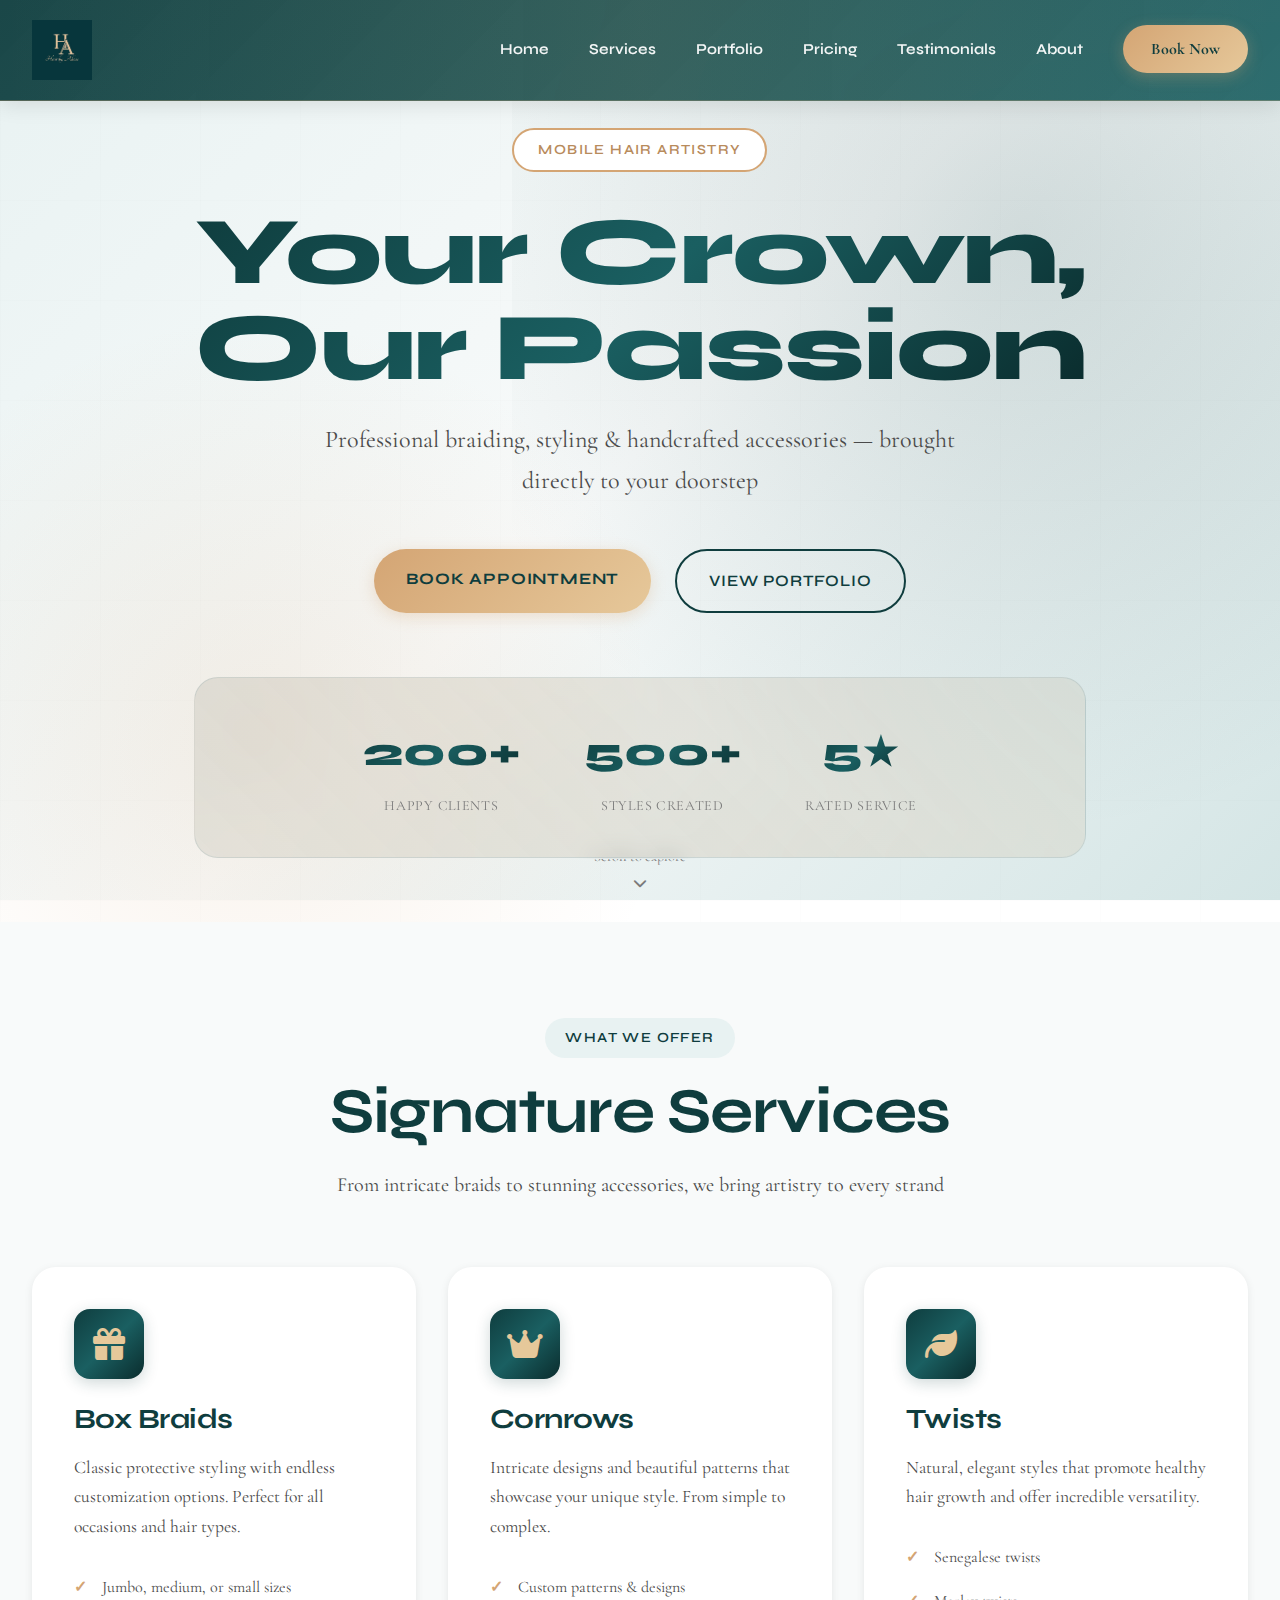
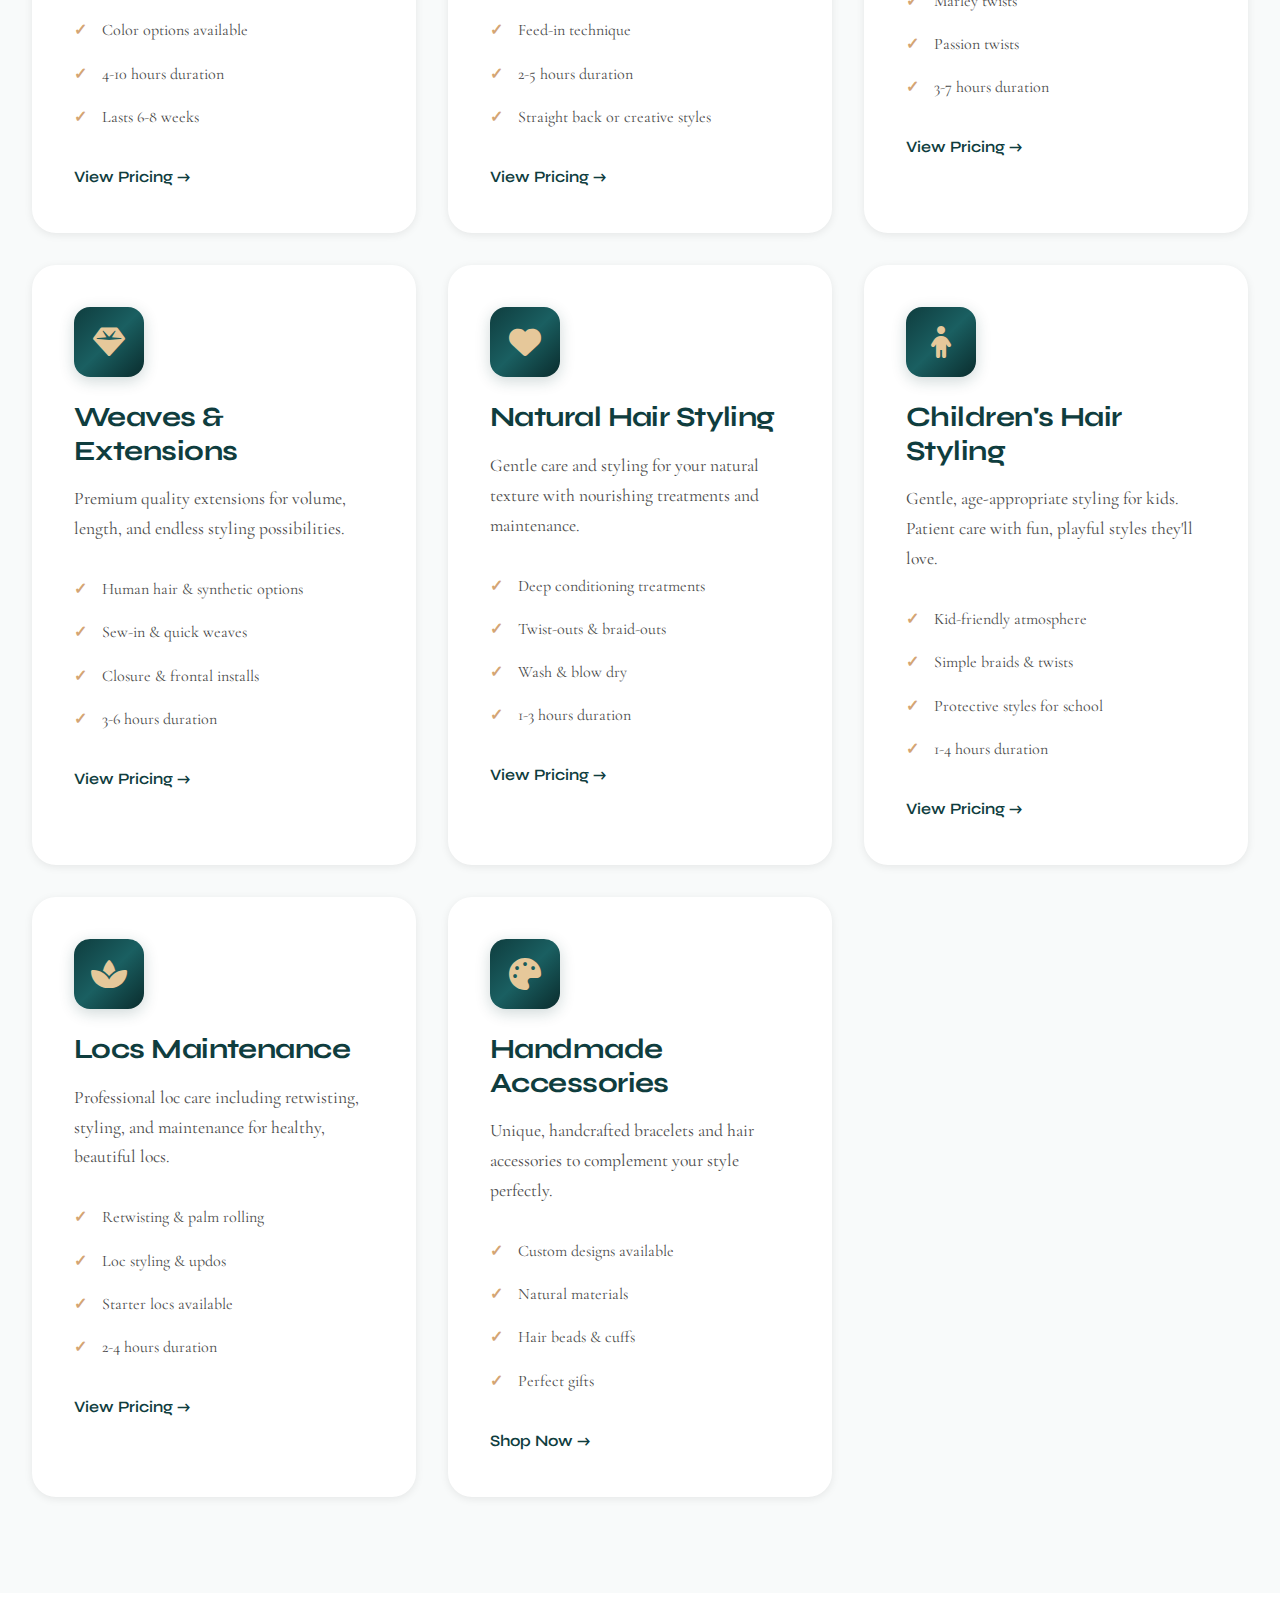
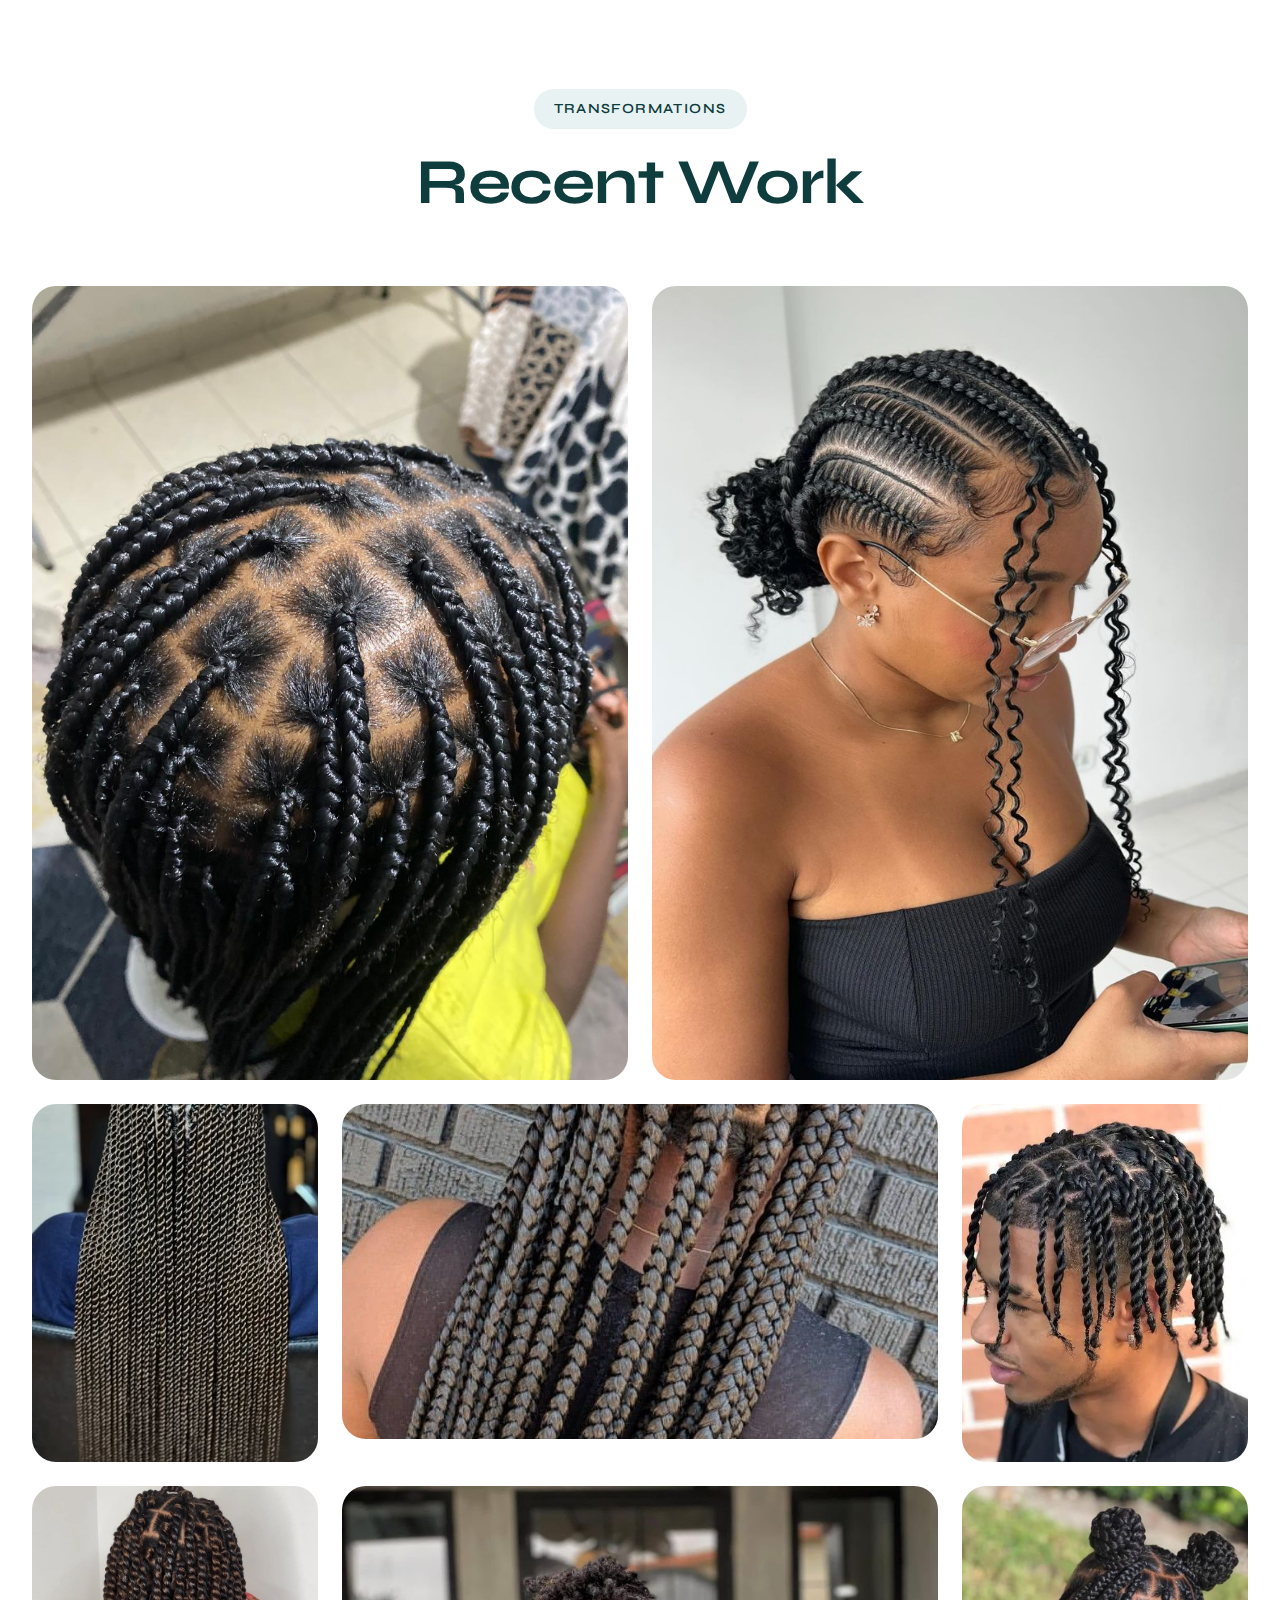
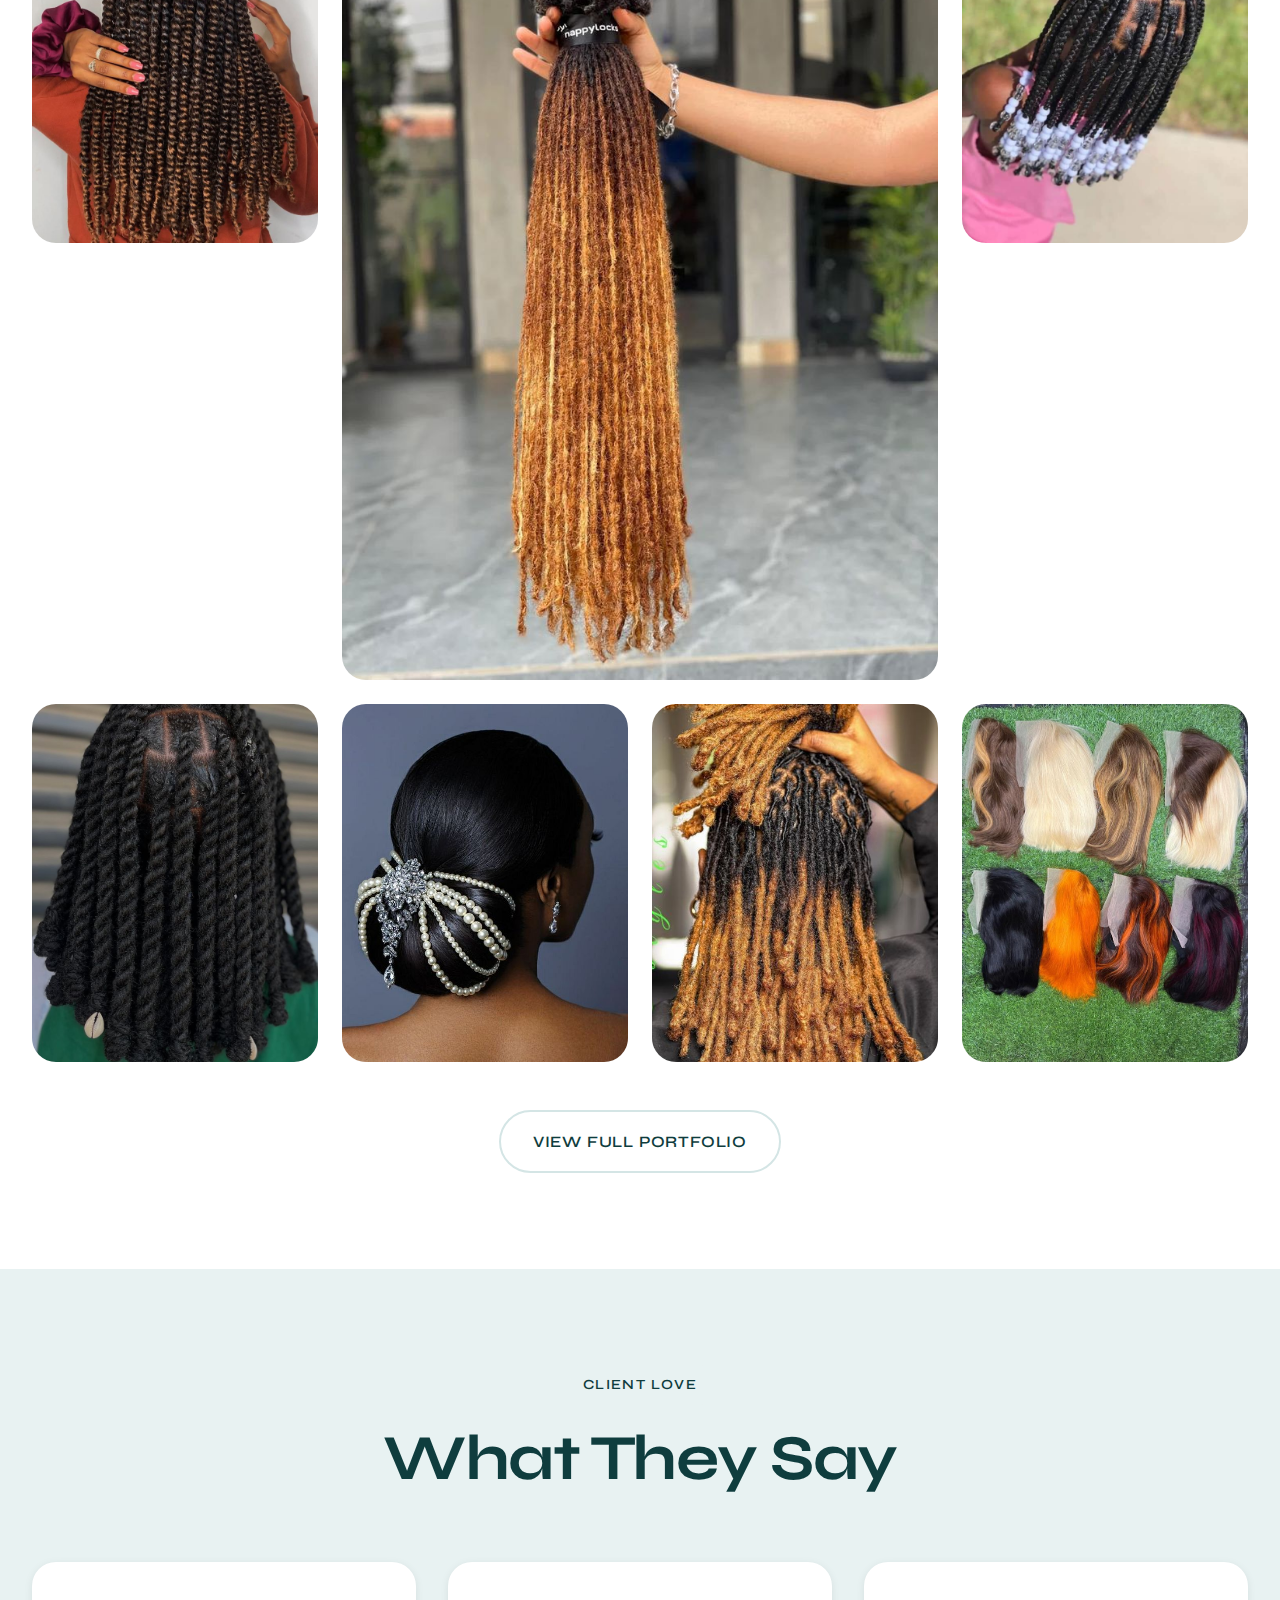
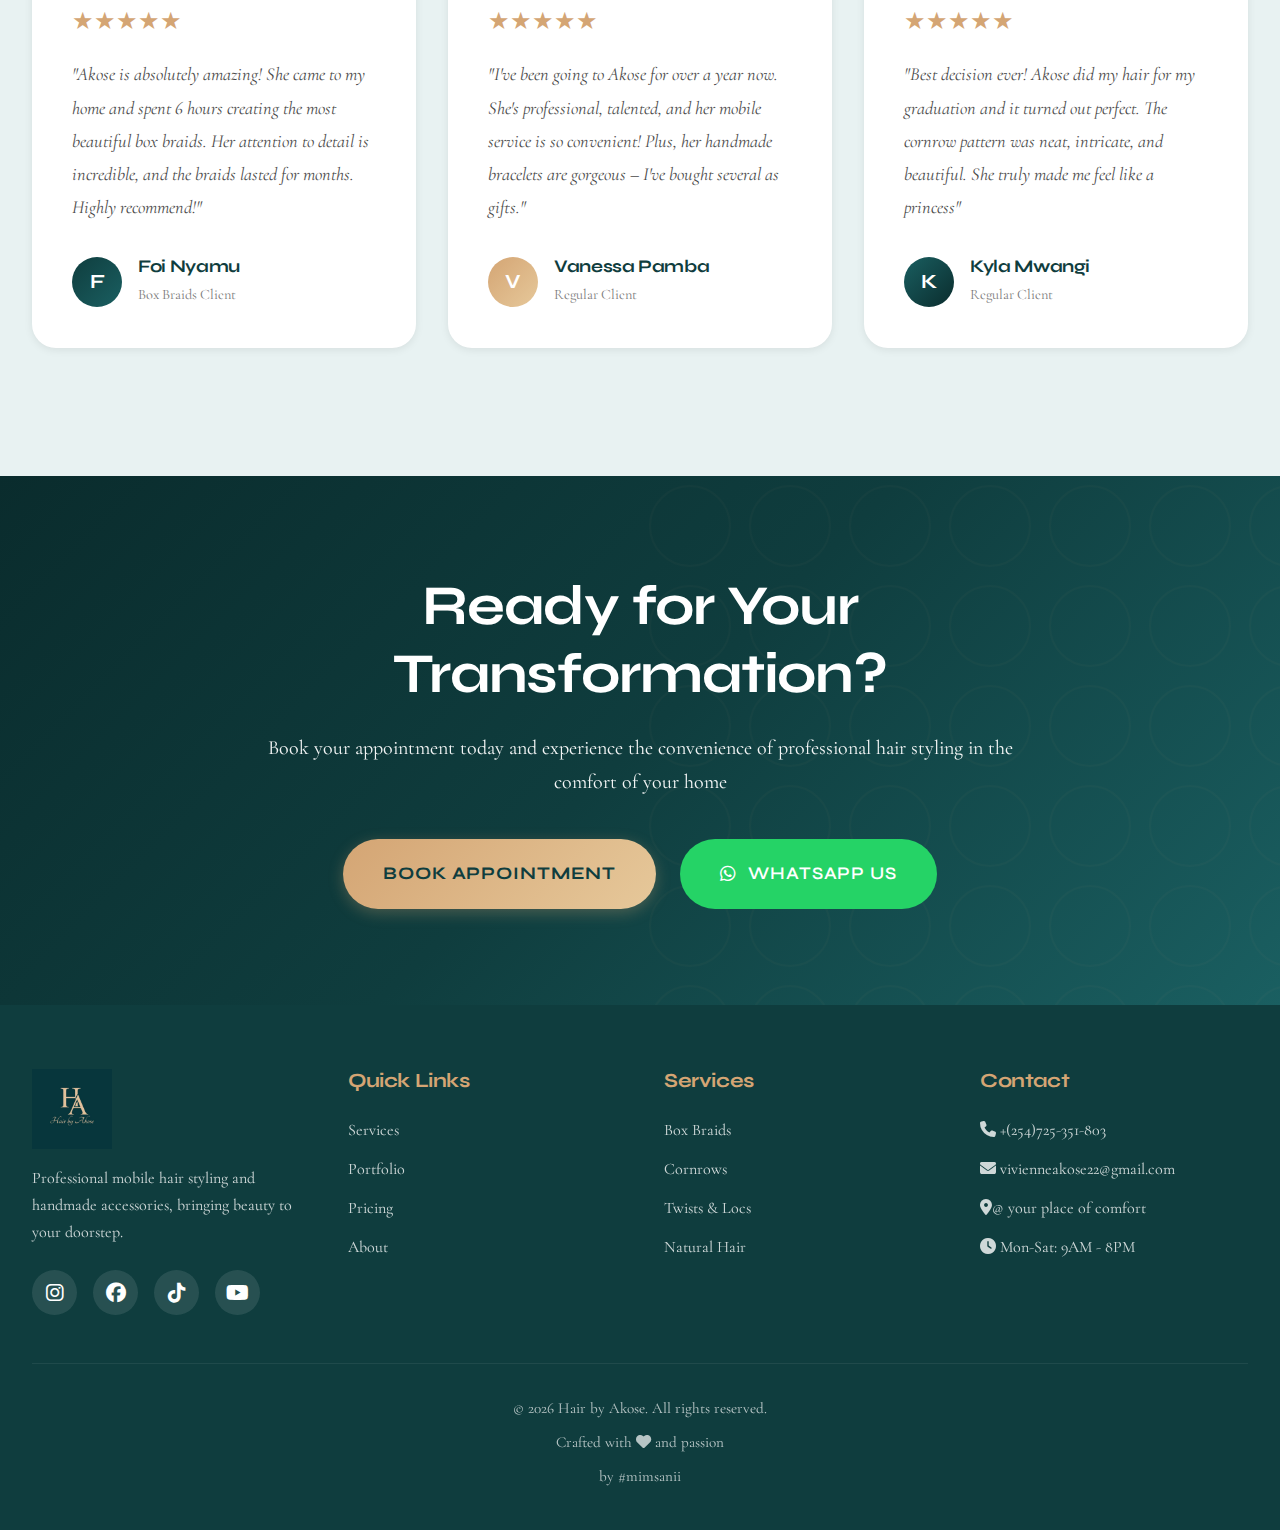
<file: index.html>
<!DOCTYPE html>
<html lang="en">
<head>
    <meta charset="UTF-8">
    <meta name="viewport" content="width=device-width, initial-scale=1.0">
    <meta name="description" content="Hair by Akose - Professional mobile hair styling and handmade accessories. Braiding, plaiting, and beautiful hair transformations brought to your doorstep.">
    <meta name="keywords" content="hair styling, braids, mobile hair stylist, natural hair, box braids, cornrows, hair salon, Akose">
    <title>Hair by Akose | Mobile Hair Styling & Accessories</title>
    
    <!-- Fonts -->
    <link rel="preconnect" href="https://fonts.googleapis.com">
    <link rel="preconnect" href="https://fonts.gstatic.com" crossorigin>
    <link href="https://fonts.googleapis.com/css2?family=Cormorant+Garamond:wght@300;400;600;700&family=Syne:wght@400;500;600;700;800&display=swap" rel="stylesheet">
    
    <!-- Styles -->
    <link rel="stylesheet" href="assets/css/style.css">
    <link rel="stylesheet" href="assets/css/responsive.css">
    
    <!-- Icons -->
    <link rel="stylesheet" href="https://cdnjs.cloudflare.com/ajax/libs/font-awesome/6.4.0/css/all.min.css">
</head>
<body>
    
    <!-- Desktop/Tablet Navigation -->
    <nav class="desktop-nav" id="desktopNav">
        <div class="nav-container">
            <div class="logo">
                <img src="assets/images/logo.jpeg" alt="Hair by Akose" class="logo-image">
            </div>
              <ul class="nav-menu" id="navMenu">
                <li><a href="index.html" class="nav-link">Home</a></li>
                <li><a href="index.html#services" class="nav-link">Services</a></li>
                <li><a href="portfolio.html" class="nav-link">Portfolio</a></li>
                <li><a href="pricing.html" class="nav-link">Pricing</a></li>
                <li><a href="index.html#testimonials" class="nav-link">Testimonials</a></li>
                <li><a href="about.html" class="nav-link">About</a></li>
                <li><a href="contact.html" class="cta-button active">Book Now</a></li>
            </ul>
            <div class="hamburger" id="hamburger">
                <span></span>
                <span></span>
                <span></span>
            </div>
        </div>
    </nav>

    <!-- Hero Section -->
    <section class="hero" id="home">
        <div class="hero-background">
            <div class="hero-overlay"></div>
        </div>
        <div class="hero-content">
            <span class="hero-badge">Mobile Hair Artistry</span>
            <h1 class="hero-title">
                <span class="title-line">Your Crown,</span>
                <span class="title-line">Our Passion</span>
            </h1>
            <p class="hero-subtitle">Professional braiding, styling & handcrafted accessories — brought directly to your doorstep</p>
            <div class="hero-buttons">
                <a href="contact.html" class="btn btn-primary">Book Appointment</a>
                <a href="portfolio.html" class="btn btn-secondary">View Portfolio</a>
            </div>
            <div class="hero-stats">
                <div class="stat">
                    <span class="stat-number">200+</span>
                    <span class="stat-label">Happy Clients</span>
                </div>
                <div class="stat">
                    <span class="stat-number">500+</span>
                    <span class="stat-label">Styles Created</span>
                </div>
                <div class="stat">
                    <span class="stat-number">5★</span>
                    <span class="stat-label">Rated Service</span>
                </div>
            </div>
        </div>
        <div class="scroll-indicator">
            <span>Scroll to explore</span>
            <i class="fas fa-chevron-down"></i>
        </div>
    </section>

    <!-- Services Section -->
    <section class="services" id="services">
        <div class="container">
            <div class="section-header">
                <span class="section-tag">What We Offer</span>
                <h2 class="section-title">Signature Services</h2>
                <p class="section-description">From intricate braids to stunning accessories, we bring artistry to every strand</p>
            </div>
            
            <div class="services-grid">
                <div class="service-card" data-service="box-braids">
                    <div class="service-icon">
                        <i class="fas fa-gift"></i>
                    </div>
                    <h3 class="service-title">Box Braids</h3>
                    <p class="service-description">Classic protective styling with endless customization options. Perfect for all occasions and hair types.</p>
                    <ul class="service-features">
                        <li>Jumbo, medium, or small sizes</li>
                        <li>Color options available</li>
                        <li>4-10 hours duration</li>
                        <li>Lasts 6-8 weeks</li>
                    </ul>
                    <a href="pricing.html" class="service-link">View Pricing →</a>
                </div>

                <div class="service-card" data-service="cornrows">
                    <div class="service-icon">
                        <i class="fas fa-crown"></i>
                    </div>
                    <h3 class="service-title">Cornrows</h3>
                    <p class="service-description">Intricate designs and beautiful patterns that showcase your unique style. From simple to complex.</p>
                    <ul class="service-features">
                        <li>Custom patterns & designs</li>
                        <li>Feed-in technique</li>
                        <li>2-5 hours duration</li>
                        <li>Straight back or creative styles</li>
                    </ul>
                    <a href="pricing.html" class="service-link">View Pricing →</a>
                </div>

                <div class="service-card" data-service="twists">
                    <div class="service-icon">
                        <i class="fas fa-leaf"></i>
                    </div>
                    <h3 class="service-title">Twists</h3>
                    <p class="service-description">Natural, elegant styles that promote healthy hair growth and offer incredible versatility.</p>
                    <ul class="service-features">
                        <li>Senegalese twists</li>
                        <li>Marley twists</li>
                        <li>Passion twists</li>
                        <li>3-7 hours duration</li>
                    </ul>
                    <a href="pricing.html" class="service-link">View Pricing →</a>
                </div>

                <div class="service-card" data-service="weaves">
                    <div class="service-icon">
                        <i class="fas fa-gem"></i>
                    </div>
                    <h3 class="service-title">Weaves & Extensions</h3>
                    <p class="service-description">Premium quality extensions for volume, length, and endless styling possibilities.</p>
                    <ul class="service-features">
                        <li>Human hair & synthetic options</li>
                        <li>Sew-in & quick weaves</li>
                        <li>Closure & frontal installs</li>
                        <li>3-6 hours duration</li>
                    </ul>
                    <a href="pricing.html" class="service-link">View Pricing →</a>
                </div>

                <div class="service-card" data-service="natural">
                    <div class="service-icon">
                        <i class="fas fa-heart"></i>
                    </div>
                    <h3 class="service-title">Natural Hair Styling</h3>
                    <p class="service-description">Gentle care and styling for your natural texture with nourishing treatments and maintenance.</p>
                    <ul class="service-features">
                        <li>Deep conditioning treatments</li>
                        <li>Twist-outs & braid-outs</li>
                        <li>Wash & blow dry</li>
                        <li>1-3 hours duration</li>
                    </ul>
                    <a href="pricing.html" class="service-link">View Pricing →</a>
                </div>

                <div class="service-card" data-service="kids">
                    <div class="service-icon">
                        <i class="fas fa-child"></i>
                    </div>
                    <h3 class="service-title">Children's Hair Styling</h3>
                    <p class="service-description">Gentle, age-appropriate styling for kids. Patient care with fun, playful styles they'll love.</p>
                    <ul class="service-features">
                        <li>Kid-friendly atmosphere</li>
                        <li>Simple braids & twists</li>
                        <li>Protective styles for school</li>
                        <li>1-4 hours duration</li>
                    </ul>
                    <a href="pricing.html" class="service-link">View Pricing →</a>
                </div>

                <div class="service-card" data-service="locs">
                    <div class="service-icon">
                        <i class="fas fa-spa"></i>
                    </div>
                    <h3 class="service-title">Locs Maintenance</h3>
                    <p class="service-description">Professional loc care including retwisting, styling, and maintenance for healthy, beautiful locs.</p>
                    <ul class="service-features">
                        <li>Retwisting & palm rolling</li>
                        <li>Loc styling & updos</li>
                        <li>Starter locs available</li>
                        <li>2-4 hours duration</li>
                    </ul>
                    <a href="pricing.html" class="service-link">View Pricing →</a>
                </div>

                <div class="service-card" data-service="accessories">
                    <div class="service-icon">
                        <i class="fas fa-palette"></i>
                    </div>
                    <h3 class="service-title">Handmade Accessories</h3>
                    <p class="service-description">Unique, handcrafted bracelets and hair accessories to complement your style perfectly.</p>
                    <ul class="service-features">
                        <li>Custom designs available</li>
                        <li>Natural materials</li>
                        <li>Hair beads & cuffs</li>
                        <li>Perfect gifts</li>
                    </ul>
                    <a href="contact.html" class="service-link">Shop Now →</a>
                </div>
            </div>
        </div>
    </section>

      <!-- Featured Work / Mini Portfolio -->
    <section class="featured-work">
        <div class="container">
            <div class="section-header">
                <span class="section-tag">Transformations</span>
                <h2 class="section-title">Recent Work</h2>
            </div>
            
            <div class="work-gallery">
                <div class="work-item large">
                        <img src="assets/images/kb.jpeg" alt="knotless-braids" class="work-image">
                        <div class="work-overlay">
                        <h3>Knotless Braids</h3>
                        <p>7 hours • Pain-free</p>
                    </div>
                </div>
                
               <div class="work-item large">
                        <img src="assets/images/intcrate.jfif" alt="Intricate twist-out" class="work-image">
                        <span class="placeholder-text">Intricate Twist-Out<br>Pattern</span>
                    <div class="work-overlay">
                        <h3>Jumbo Box Braids</h3>
                        <p>8 hours • Color blend</p>
                    </div>
                </div>
                
                <div class="work-item">
                    <div class="work-image">
                        <img src="assets/images/senegal.jfif" alt="Senegalese Twists" class="work-image">
                    </div>
                    <div class="work-overlay">
                        <h3>Senegalese Twists</h3>
                        <p>6 hours • Medium length</p>
                    </div>
                </div>
                
                <div class="work-item wide">
                    <div class="work-image" >
                        <img src="assets/images/bbj.jpeg" alt="knotless-braids" class="work-image">
                    </div>
                    <div class="work-overlay">
                        <h3>Jumbo Box Braids</h3>
                        <p>7 hours • Pain-free</p>
                    </div>
                </div>
                
                <div class="work-item">
                    <div class="work-image">
                        <img src="assets/images/natural.jfif" alt="Natural Hair Styling" class="work-image">
                    </div>
                    <div class="work-overlay">
                        <h3>Natural Twist-Out</h3>
                        <p>2 hours • Defined curls</p>
                    </div>
                </div>
                
                <div class="work-item">
                    <div class="work-image">
                        <img src="assets/images/passion.jfif" alt="Passion Twists" class="work-image">
                    </div>
                    <div class="work-overlay">
                        <h3>Passion Twists</h3>
                        <p>8 hours • Bohemian style</p>
                    </div>
                </div>
                
                <div class="work-item large">
                    <div class="work-image">
                        <img src="assets/images/micro.jfif" alt="Micro Locs Install" class="work-image">
                    </div>
                    <div class="work-overlay">
                        <h3>Micro Locs</h3>
                        <p>14 hours • Detailed work</p>
                    </div>
                </div>
                
                <div class="work-item">
                    <div class="work-image">
                        <img src="assets/images/kb (2).jpeg" alt="Kids Braids" class="work-image">
                    </div>
                    <div class="work-overlay">
                        <h3>Kids Cornrows</h3>
                        <p>2 hours • Gentle styling</p>
                    </div>
                </div>
                
                <div class="work-item">
                    <div class="work-image">
                        <img src="assets/images/marley.jfif" alt="Marley Twists" class="work-image">
                    </div>
                    <div class="work-overlay">
                        <h3>Marley Twists</h3>
                        <p>6 hours • Textured beauty</p>
                    </div>
                </div>
                
                <div class="work-item">
                    <div class="work-image">
                        <img src="assets/images/bridal.jfif" alt="Bridal Style" class="work-image">
                    </div>
                    <div class="work-overlay">
                        <h3>Bridal Updo</h3>
                        <p>4 hours • Special occasion</p>
                    </div>
                </div>
                
                <div class="work-item">
                    <div class="work-image">
                        <img src="assets/images/retouch.jfif" alt="Locs Retouch" class="work-image">    
                    </div>
                    <div class="work-overlay">
                        <h3>Locs Maintenance</h3>
                        <p>3 hours • Fresh retouch</p>
                    </div>
                </div>
                
                <div class="work-item">
                    <div class="work-image">
                        <img src="assets/images/wigs.jfif" alt="Wig Install" class="work-image">
                    </div>
                    <div class="work-overlay">
                        <h3>Wig Lines</h3>
                        <p>1 hour • Natural look</p>
                    </div>
                </div>
            </div>
            
            <div class="text-center">
                <a href="portfolio.html" class="btn btn-outline">View Full Portfolio</a>
            </div>
        </div>
    </section>

    <!-- Testimonials Section -->
    <section class="testimonials" id="testimonials">
        <div class="container">
            <div class="section-header">
                <span class="section-tag">Client Love</span>
                <h2 class="section-title">What They Say</h2>
            </div>
            
            <div class="testimonials-slider" id="testimonialsSlider">
                <div class="testimonial-card">
                    <div class="testimonial-stars">★★★★★</div>
                    <p class="testimonial-text">"Akose is absolutely amazing! She came to my home and spent 6 hours creating the most beautiful box braids. Her attention to detail is incredible, and the braids lasted for months. Highly recommend!"</p>
                    <div class="testimonial-author">
                        <div class="author-avatar" style="background: linear-gradient(135deg, #0F3D3E 0%, #1A5F61 100%);">F</div>
                        <div class="author-info">
                            <h4>Foi Nyamu</h4>
                            <span>Box Braids Client</span>
                        </div>
                    </div>
                </div>

                <div class="testimonial-card">
                    <div class="testimonial-stars">★★★★★</div>
                    <p class="testimonial-text">"I've been going to Akose for over a year now. She's professional, talented, and her mobile service is so convenient! Plus, her handmade bracelets are gorgeous – I've bought several as gifts."</p>
                    <div class="testimonial-author">
                        <div class="author-avatar" style="background: linear-gradient(135deg, #D4A574 0%, #E6C89A 100%);">V</div>
                        <div class="author-info">
                            <h4>Vanessa Pamba</h4>
                            <span>Regular Client</span>
                        </div>
                    </div>
                </div>

                <div class="testimonial-card">
                    <div class="testimonial-stars">★★★★★</div>
                    <p class="testimonial-text">"Best decision ever! Akose did my hair for my graduation and it turned out perfect. The cornrow pattern was neat, intricate, and beautiful. She truly made me feel like a princess"</p>
                    <div class="testimonial-author">
                        <div class="author-avatar" style="background: linear-gradient(135deg, #1A5F61 0%, #0A2C2D 100%);">K</div>
                        <div class="author-info">
                            <h4>Kyla Mwangi</h4>
                            <span>Regular Client</span>
                        </div>
                    </div>
                </div>         
            </div>
    </section>

    <!-- CTA Section -->
    <section class="cta-section">
        <div class="container">
            <div class="cta-content">
                <h2 class="cta-title">Ready for Your Transformation?</h2>
                <p class="cta-text">Book your appointment today and experience the convenience of professional hair styling in the comfort of your home</p>
                <div class="cta-buttons">
                    <a href="contact.html" class="btn btn-primary btn-lg">Book Appointment</a>
                    <a href="https://wa.me/+254725351803" class="btn btn-whatsapp btn-lg" target="_blank">
                        <i class="fab fa-whatsapp"></i> WhatsApp Us
                    </a>
                </div>
            </div>
        </div>
    </section>

    <!-- Footer -->
    <footer class="footer">
        <div class="container">
            <div class="footer-content">
                <div class="footer-section">
                    <h3 class="footer-logo">
                        <img src="assets/images/logo.jpeg" alt="Hair by Akose" class="footer-logo-image">
                    </h3>
                    <p>Professional mobile hair styling and handmade accessories, bringing beauty to your doorstep.</p>
                    <div class="social-links">
                        <a href="https://www.instagram.com/hairbyakose?igsh=YW1pdTc0ZzBua2p4&utm_source=qr" aria-label="Instagram"><i class="fab fa-instagram"></i></a>
                        <a href="https://web.facebook.com/vivienne.akose" aria-label="Facebook"><i class="fab fa-facebook"></i></a>
                        <a href="https://www.tiktok.com/@hairbyakose?_r=1&_t=ZS-93RrembQpYD" aria-label="TikTok"><i class="fab fa-tiktok"></i></a>
                        <a href="http://www.youtube.com/@vivienneakose8306" aria-label="YouTube"><i class="fab fa-youtube"></i></a>
                    </div>
                </div>

                <div class="footer-section">
                    <h4>Quick Links</h4>
                    <ul>
                        <li><a href="#services">Services</a></li>
                        <li><a href="portfolio.html">Portfolio</a></li>
                        <li><a href="pricing.html">Pricing</a></li>
                        <li><a href="about.html">About</a></li>
                    </ul>
                </div>

                <div class="footer-section">
                    <h4>Services</h4>
                    <ul>
                        <li><a href="#services">Box Braids</a></li>
                        <li><a href="#services">Cornrows</a></li>
                        <li><a href="#services">Twists & Locs</a></li>
                        <li><a href="#services">Natural Hair</a></li>
                    </ul>
                </div>

                <div class="footer-section">
                    <h4>Contact</h4>
                    <ul>
                        <li><i class="fas fa-phone"></i> +(254)725-351-803</li>
                        <li><i class="fas fa-envelope"></i> <a href="mailto:vivienneakose22@gmail.com" class="email-link">vivienneakose22@gmail.com</a></li>
                        <li><i class="fas fa-map-marker-alt"></i>@ your place of comfort</li>
                        <li><i class="fas fa-clock"></i> Mon-Sat: 9AM - 8PM</li>
                    </ul>
                </div>
            </div>

            <div class="footer-bottom">
                <p>&copy; 2026 Hair by Akose. All rights reserved.</p>
                <p>Crafted with <i class="fas fa-heart"></i> and passion</p>
                <p>by #mimsanii</p>
            </div>
        </div>
    </footer>

    <!-- Mobile Bottom Navigation -->
    <nav class="mobile-nav" id="mobileNav">
        <a href="#home" class="mobile-nav-item active">
            <i class="fas fa-home"></i>
            <span>Home</span>
        </a>
        <a href="#services" class="mobile-nav-item">
            <i class="fas fa-scissors"></i>
            <span>Services</span>
        </a>
        <a href="portfolio.html" class="mobile-nav-item">
            <i class="fas fa-images"></i>
            <span>Gallery</span>
        </a>
        <a href="contact.html" class="mobile-nav-item">
            <i class="fas fa-calendar"></i>
            <span>Book</span>
        </a>
    </nav>
     <!-- Scripts -->
    <script src="assets/js/main.js"></script>
    <script src="assets/js/carousel.js"></script>
    
<!-- Force GitHub Pages rebuild -->

    <!--
</file>
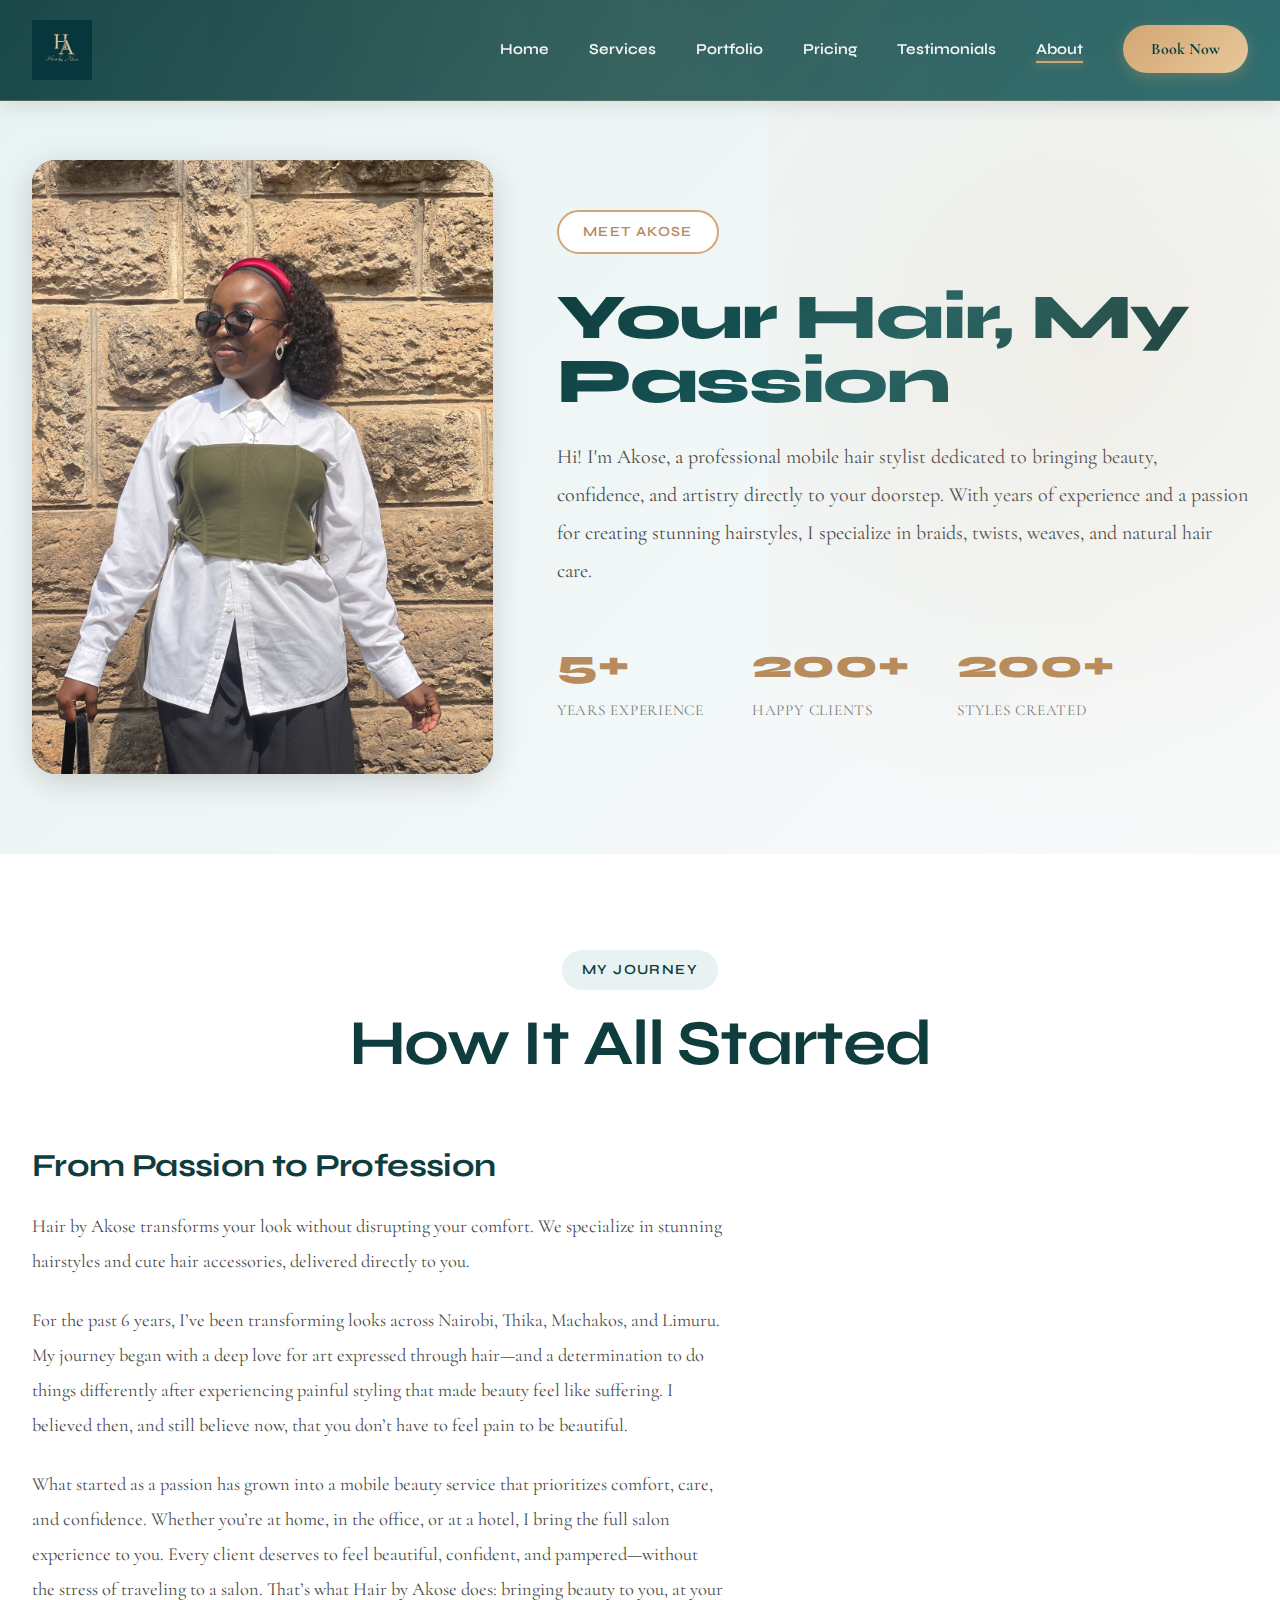
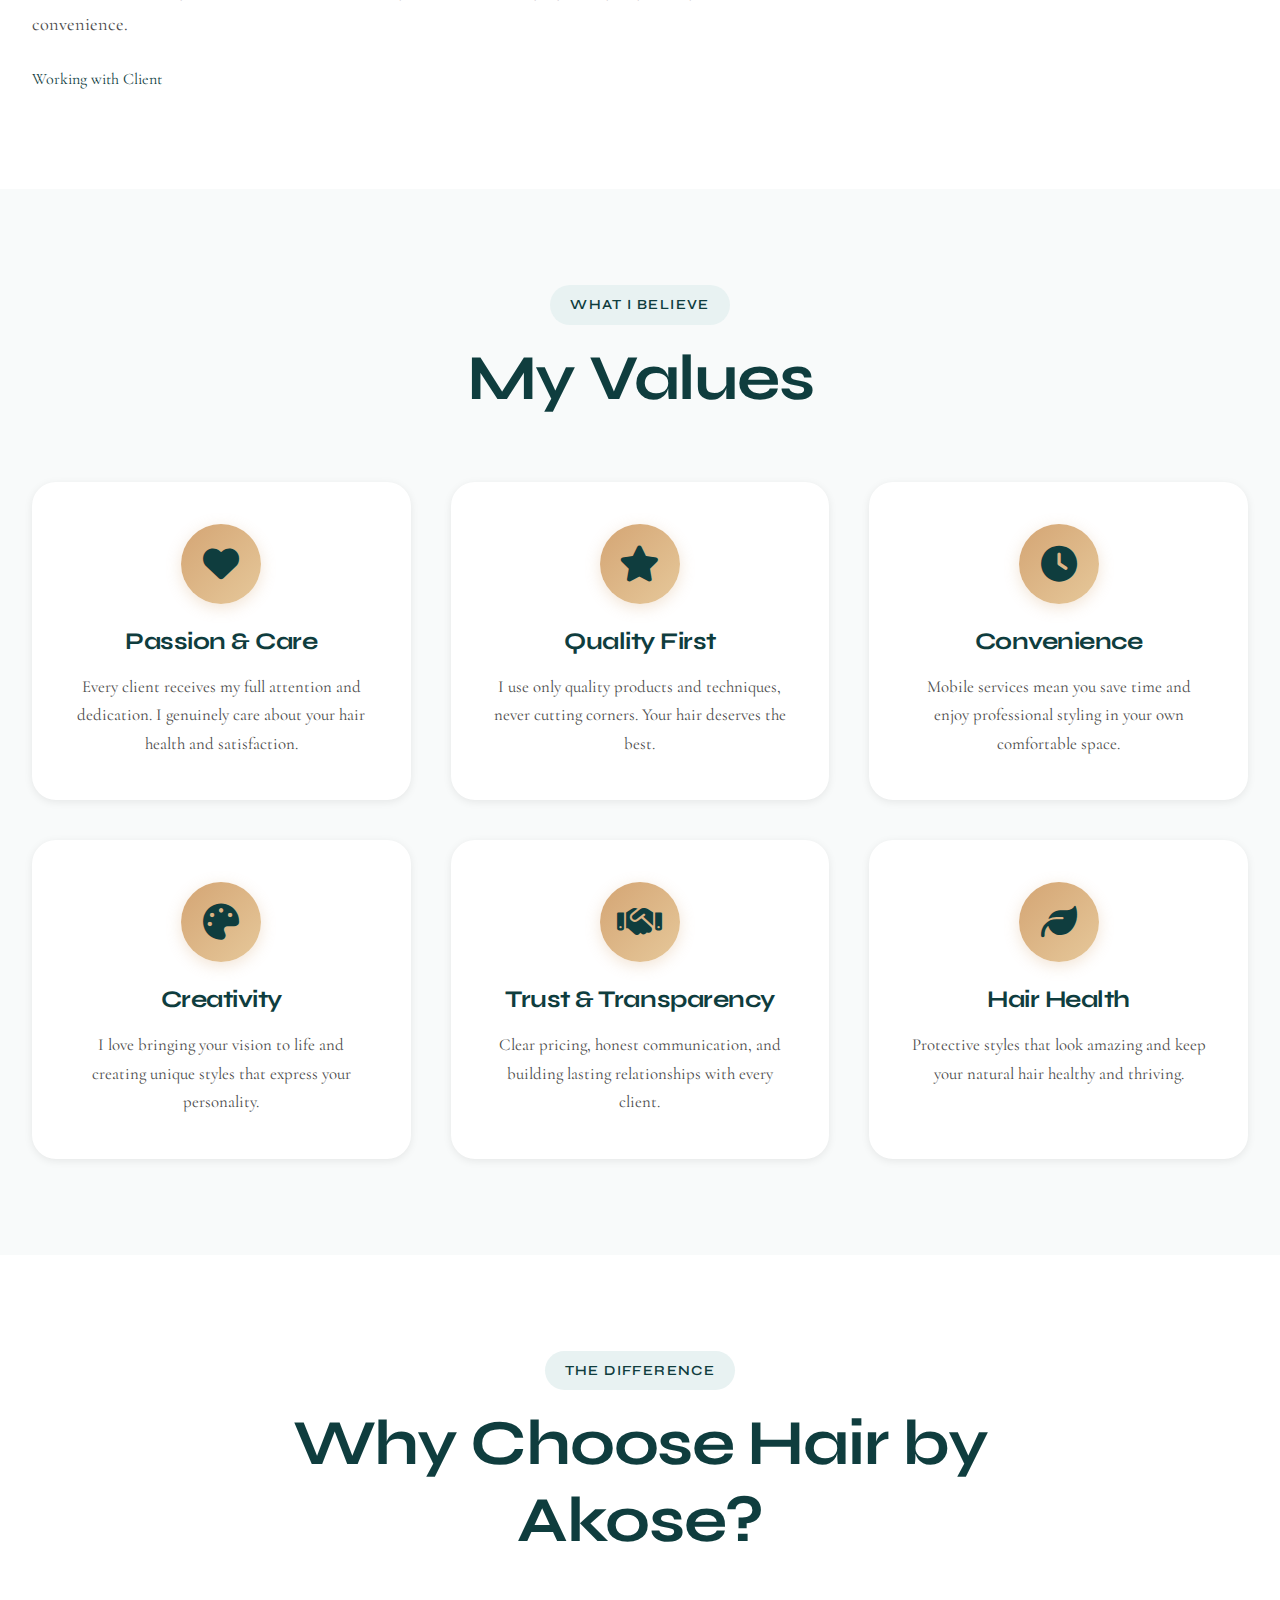
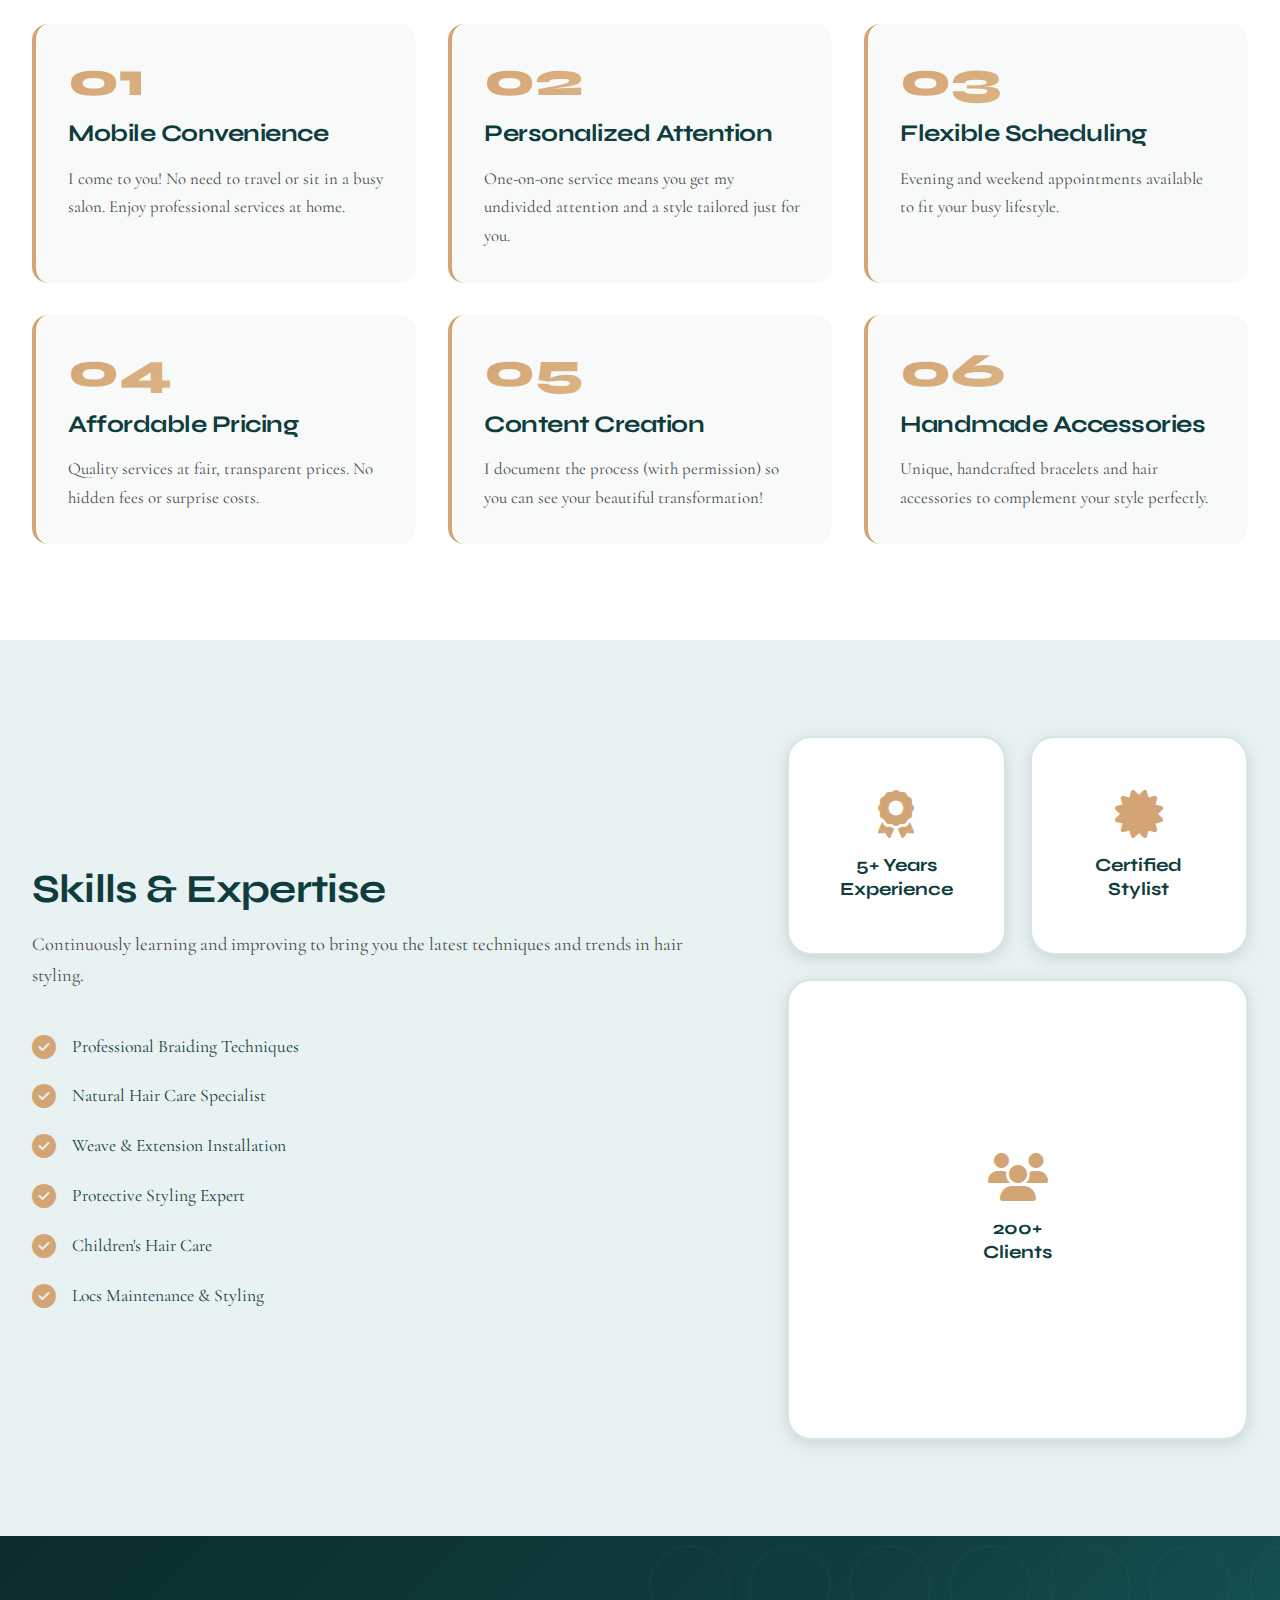
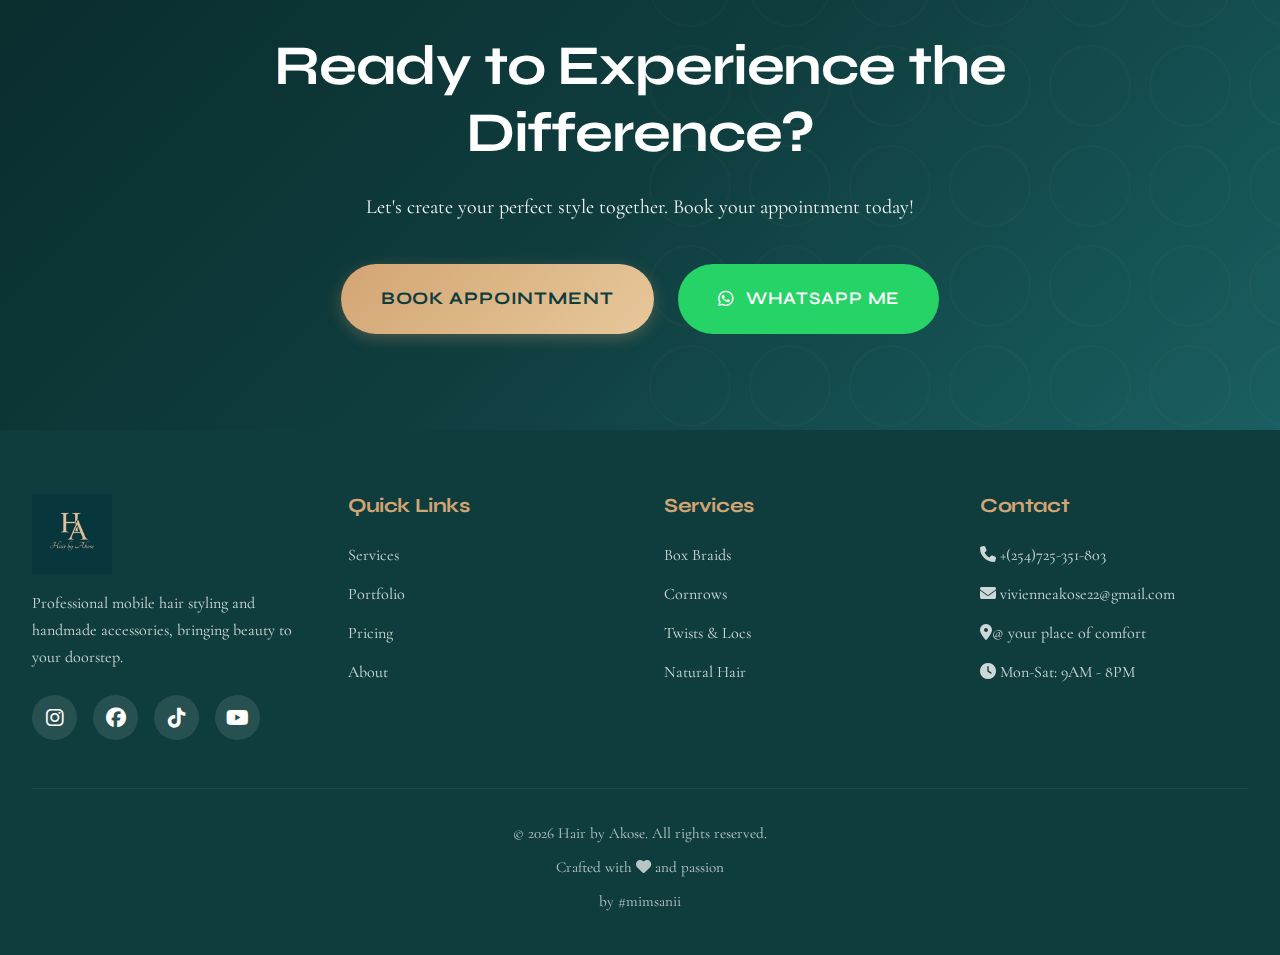
<file: about.html>
<!DOCTYPE html>
<html lang="en">
<head>
    <meta charset="UTF-8">
    <meta name="viewport" content="width=device-width, initial-scale=1.0">
    <meta name="description" content="Meet Akose - Professional mobile hair stylist bringing beauty, passion, and artistry to your doorstep.">
    <title>About | Hair by Akose</title>
    
    <!-- Fonts -->
    <link rel="preconnect" href="https://fonts.googleapis.com">
    <link rel="preconnect" href="https://fonts.gstatic.com" crossorigin>
    <link href="https://fonts.googleapis.com/css2?family=Cormorant+Garamond:wght@300;400;600;700&family=Syne:wght:400;500;600;700;800&display=swap" rel="stylesheet">
    
    <!-- Styles -->
    <link rel="stylesheet" href="assets/css/style.css">
    <link rel="stylesheet" href="assets/css/responsive.css">
    <link rel="stylesheet" href="assets/css/about.css">
    
    <!-- Icons -->
    <link rel="stylesheet" href="https://cdnjs.cloudflare.com/ajax/libs/font-awesome/6.4.0/css/all.min.css">
</head>
<body>
    
    <!-- Desktop/Tablet Navigation -->
    <nav class="desktop-nav" id="desktopNav">
        <div class="nav-container">
            <div class="logo">
                <a href="index.html">
                    <img src="assets/images/logo.jpeg" alt="Hair by Akose" class="logo-image">
                </a>
            </div>
            <ul class="nav-menu" id="navMenu">
                <li><a href="index.html" class="nav-link">Home</a></li>
                <li><a href="index.html#services" class="nav-link">Services</a></li>
                <li><a href="portfolio.html" class="nav-link">Portfolio</a></li>
                <li><a href="pricing.html" class="nav-link">Pricing</a></li>
                <li><a href="index.html#testimonials" class="nav-link">Testimonials</a></li>
                <li><a href="about.html" class="nav-link active">About</a></li>
                <li><a href="contact.html" class="cta-button">Book Now</a></li>
            </ul>
            <div class="hamburger" id="hamburger">
                <span></span>
                <span></span>
                <span></span>
            </div>
        </div>
    </nav>

    <!-- About Hero -->
    <section class="about-hero">
        <div class="container">
            <div class="hero-content-wrapper">
                <div class="hero-image-container">
                    <div class="hero-image-placeholder">
                        <img src="assets/images/p6.jpeg" alt="Akose Photo" class="hero-image">
                    </div>
                </div>
                <div class="hero-text-content">
                    <span class="hero-badge">Meet Akose</span>
                    <h1 class="hero-title">Your Hair, My Passion</h1>
                    <p class="hero-description">
                        Hi! I'm Akose, a professional mobile hair stylist dedicated to bringing beauty, confidence, 
                        and artistry directly to your doorstep. With years of experience and a passion for creating 
                        stunning hairstyles, I specialize in braids, twists, weaves, and natural hair care.
                    </p>
                    <div class="hero-stats-mini">
                        <div class="stat-mini">
                            <span class="number">5+</span>
                            <span class="label">Years Experience</span>
                        </div>
                        <div class="stat-mini">
                            <span class="number">200+</span>
                            <span class="label">Happy Clients</span>
                        </div>
                        <div class="stat-mini">
                            <span class="number">200+</span>
                            <span class="label">Styles Created</span>
                        </div>
                    </div>
                </div>
            </div>
        </div>
    </section>

    <!-- My Story Section -->
    <section class="story-section">
        <div class="container">
            <div class="section-header">
                <span class="section-tag">My Journey</span>
                <h2 class="section-title">How It All Started</h2>
            </div>
            
            <div class="story-content">
                <div class="story-text">
                    <h3>From Passion to Profession</h3>
                    <p>
                       Hair by Akose transforms your look without disrupting your comfort.
                       We specialize in stunning hairstyles and cute hair accessories, delivered directly to you.         
                    </p>
                    <p>
                        For the past 6 years, I’ve been transforming looks across Nairobi, Thika, Machakos, and Limuru.
                         My journey began with a deep love for art expressed through hair—and a determination to do things differently after experiencing painful styling that made beauty feel like suffering. 
                         I believed then, and still believe now, that you don’t have to feel pain to be beautiful.
                    </p>
                    <p>
                        What started as a passion has grown into a mobile beauty service that prioritizes comfort, care, and confidence.
                         Whether you’re at home, in the office, or at a hotel, I bring the full salon experience to you.
                         Every client deserves to feel beautiful, confident, and pampered—without the stress of traveling to a salon.
                         That’s what Hair by Akose does: bringing beauty to you, at your convenience.
                    </p>
                </div>
               <div class="story-image">

        <!-- Instagram Embed -->
        <blockquote 
            class="instagram-media" 
            data-instgrm-permalink="https://www.instagram.com/reel/DPLq_u_DMeP/"
            data-instgrm-version="14"
        </blockquote>

    </div>
</div>

<!-- Instagram Script (put once before </body>) -->
<script async src="https://www.instagram.com/embed.js"></script>

                        <p>Working with Client</p>
                    </div>
                </div>
            </div>
        </div>
    </section>

    <!-- Values Section -->
    <section class="values-section">
        <div class="container">
            <div class="section-header">
                <span class="section-tag">What I Believe</span>
                <h2 class="section-title">My Values</h2>
            </div>
            
            <div class="values-grid">
                <div class="value-card">
                    <div class="value-icon">
                        <i class="fas fa-heart"></i>
                    </div>
                    <h3>Passion & Care</h3>
                    <p>Every client receives my full attention and dedication. I genuinely care about your hair health and satisfaction.</p>
                </div>

                <div class="value-card">
                    <div class="value-icon">
                        <i class="fas fa-star"></i>
                    </div>
                    <h3>Quality First</h3>
                    <p>I use only quality products and techniques, never cutting corners. Your hair deserves the best.</p>
                </div>

                <div class="value-card">
                    <div class="value-icon">
                        <i class="fas fa-clock"></i>
                    </div>
                    <h3>Convenience</h3>
                    <p>Mobile services mean you save time and enjoy professional styling in your own comfortable space.</p>
                </div>

                <div class="value-card">
                    <div class="value-icon">
                        <i class="fas fa-palette"></i>
                    </div>
                    <h3>Creativity</h3>
                    <p>I love bringing your vision to life and creating unique styles that express your personality.</p>
                </div>

                <div class="value-card">
                    <div class="value-icon">
                        <i class="fas fa-handshake"></i>
                    </div>
                    <h3>Trust & Transparency</h3>
                    <p>Clear pricing, honest communication, and building lasting relationships with every client.</p>
                </div>

                <div class="value-card">
                    <div class="value-icon">
                        <i class="fas fa-leaf"></i>
                    </div>
                    <h3>Hair Health</h3>
                    <p>Protective styles that look amazing and keep your natural hair healthy and thriving.</p>
                </div>
            </div>
        </div>
    </section>

    <!-- Why Choose Me Section -->
    <section class="why-choose-section">
        <div class="container">
            <div class="section-header">
                <span class="section-tag">The Difference</span>
                <h2 class="section-title">Why Choose Hair by Akose?</h2>
            </div>
            
            <div class="why-grid">
                <div class="why-item">
                    <div class="why-number">01</div>
                    <h3>Mobile Convenience</h3>
                    <p>I come to you! No need to travel or sit in a busy salon. Enjoy professional services at home.</p>
                </div>

                <div class="why-item">
                    <div class="why-number">02</div>
                    <h3>Personalized Attention</h3>
                    <p>One-on-one service means you get my undivided attention and a style tailored just for you.</p>
                </div>

                <div class="why-item">
                    <div class="why-number">03</div>
                    <h3>Flexible Scheduling</h3>
                    <p>Evening and weekend appointments available to fit your busy lifestyle.</p>
                </div>

                <div class="why-item">
                    <div class="why-number">04</div>
                    <h3>Affordable Pricing</h3>
                    <p>Quality services at fair, transparent prices. No hidden fees or surprise costs.</p>
                </div>

                <div class="why-item">
                    <div class="why-number">05</div>
                    <h3>Content Creation</h3>
                    <p>I document the process (with permission) so you can see your beautiful transformation!</p>
                </div>

                <div class="why-item">
                    <div class="why-number">06</div>
                    <h3>Handmade Accessories</h3>
                    <p>Unique, handcrafted bracelets and hair accessories to complement your style perfectly.</p>
                </div>
            </div>
        </div>
    </section>

    <!-- Certifications & Skills Section -->
    <section class="skills-section">
        <div class="container">
            <div class="skills-content">
                <div class="skills-text">
                    <h2>Skills & Expertise</h2>
                    <p>Continuously learning and improving to bring you the latest techniques and trends in hair styling.</p>
                    
                    <div class="skills-list">
                        <div class="skill-item">
                            <i class="fas fa-check-circle"></i>
                            <span>Professional Braiding Techniques</span>
                        </div>
                        <div class="skill-item">
                            <i class="fas fa-check-circle"></i>
                            <span>Natural Hair Care Specialist</span>
                        </div>
                        <div class="skill-item">
                            <i class="fas fa-check-circle"></i>
                            <span>Weave & Extension Installation</span>
                        </div>
                        <div class="skill-item">
                            <i class="fas fa-check-circle"></i>
                            <span>Protective Styling Expert</span>
                        </div>
                        <div class="skill-item">
                            <i class="fas fa-check-circle"></i>
                            <span>Children's Hair Care</span>
                        </div>
                        <div class="skill-item">
                            <i class="fas fa-check-circle"></i>
                            <span>Locs Maintenance & Styling</span>
                        </div>
                    </div>
                </div>
                <div class="skills-visual">
                    <div class="skill-badge">
                        <i class="fas fa-award"></i>
                        <span>5+ Years<br>Experience</span>
                    </div>
                    <div class="skill-badge">
                        <i class="fas fa-certificate"></i>
                        <span>Certified<br>Stylist</span>
                    </div>
                    <div class="skill-badge">
                        <i class="fas fa-users"></i>
                        <span>200+<br>Clients</span>
                    </div>
                </div>
            </div>
        </div>
    </section>

    <!-- CTA Section -->
    <section class="cta-section">
        <div class="container">
            <div class="cta-content">
                <h2 class="cta-title">Ready to Experience the Difference?</h2>
                <p class="cta-text">Let's create your perfect style together. Book your appointment today!</p>
                <div class="cta-buttons">
                    <a href="contact.html" class="btn btn-primary btn-lg">Book Appointment</a>
                    <a href="https://wa.me/+254725351803?text=Hi%20Akose!%20I'd%20like%20to%20book%20an%20appointment." class="btn btn-whatsapp btn-lg" target="_blank">
                        <i class="fab fa-whatsapp"></i> WhatsApp Me
                    </a>
                </div>
            </div>
        </div>
    </section>

  <!-- Footer -->
    <footer class="footer">
        <div class="container">
            <div class="footer-content">
                <div class="footer-section">
                    <h3 class="footer-logo">
                        <img src="assets/images/logo.jpeg" alt="Hair by Akose" class="footer-logo-image">
                    </h3>
                    <p>Professional mobile hair styling and handmade accessories, bringing beauty to your doorstep.</p>
                    <div class="social-links">
                        <a href="https://www.instagram.com/hairbyakose?igsh=YW1pdTc0ZzBua2p4&utm_source=qr" aria-label="Instagram"><i class="fab fa-instagram"></i></a>
                        <a href="https://web.facebook.com/vivienne.akose" aria-label="Facebook"><i class="fab fa-facebook"></i></a>
                        <a href="https://www.tiktok.com/@hairbyakose?_r=1&_t=ZS-93RrembQpYD" aria-label="TikTok"><i class="fab fa-tiktok"></i></a>
                        <a href="http://www.youtube.com/@vivienneakose8306" aria-label="YouTube"><i class="fab fa-youtube"></i></a>
                    </div>
                </div>

                <div class="footer-section">
                    <h4>Quick Links</h4>
                    <ul>
                        <li><a href="#services">Services</a></li>
                        <li><a href="portfolio.html">Portfolio</a></li>
                        <li><a href="pricing.html">Pricing</a></li>
                        <li><a href="about.html">About</a></li>
                    </ul>
                </div>

                <div class="footer-section">
                    <h4>Services</h4>
                    <ul>
                        <li><a href="#services">Box Braids</a></li>
                        <li><a href="#services">Cornrows</a></li>
                        <li><a href="#services">Twists & Locs</a></li>
                        <li><a href="#services">Natural Hair</a></li>
                    </ul>
                </div>

                <div class="footer-section">
                    <h4>Contact</h4>
                    <ul>
                        <li><i class="fas fa-phone"></i> +(254)725-351-803</li>
                        <li><i class="fas fa-envelope"></i> <a href="mailto:vivienneakose22@gmail.com" class="email-link">vivienneakose22@gmail.com</a></li>
                        <li><i class="fas fa-map-marker-alt"></i>@ your place of comfort</li>
                        <li><i class="fas fa-clock"></i> Mon-Sat: 9AM - 8PM</li>
                    </ul>
                </div>
            </div>

            <div class="footer-bottom">
                <p>&copy; 2026 Hair by Akose. All rights reserved.</p>
                <p>Crafted with <i class="fas fa-heart"></i> and passion</p>
                <p>by #mimsanii</p>
            </div>
        </div>
    </footer>

    <!-- Mobile Bottom Navigation -->
    <nav class="mobile-nav" id="mobileNav">
        <a href="index.html" class="mobile-nav-item">
            <i class="fas fa-home"></i>
            <span>Home</span>
        </a>
        <a href="index.html#services" class="mobile-nav-item">
            <i class="fas fa-scissors"></i>
            <span>Services</span>
        </a>
        <a href="about.html" class="mobile-nav-item active">
            <i class="fas fa-user"></i>
            <span>About</span>
        </a>
        <a href="contact.html" class="mobile-nav-item">
            <i class="fas fa-calendar"></i>
            <span>Book</span>
        </a>
    </nav>

    <!-- Scripts -->
    <script src="assets/js/main.js"></script>
</body>
</html>
</file>
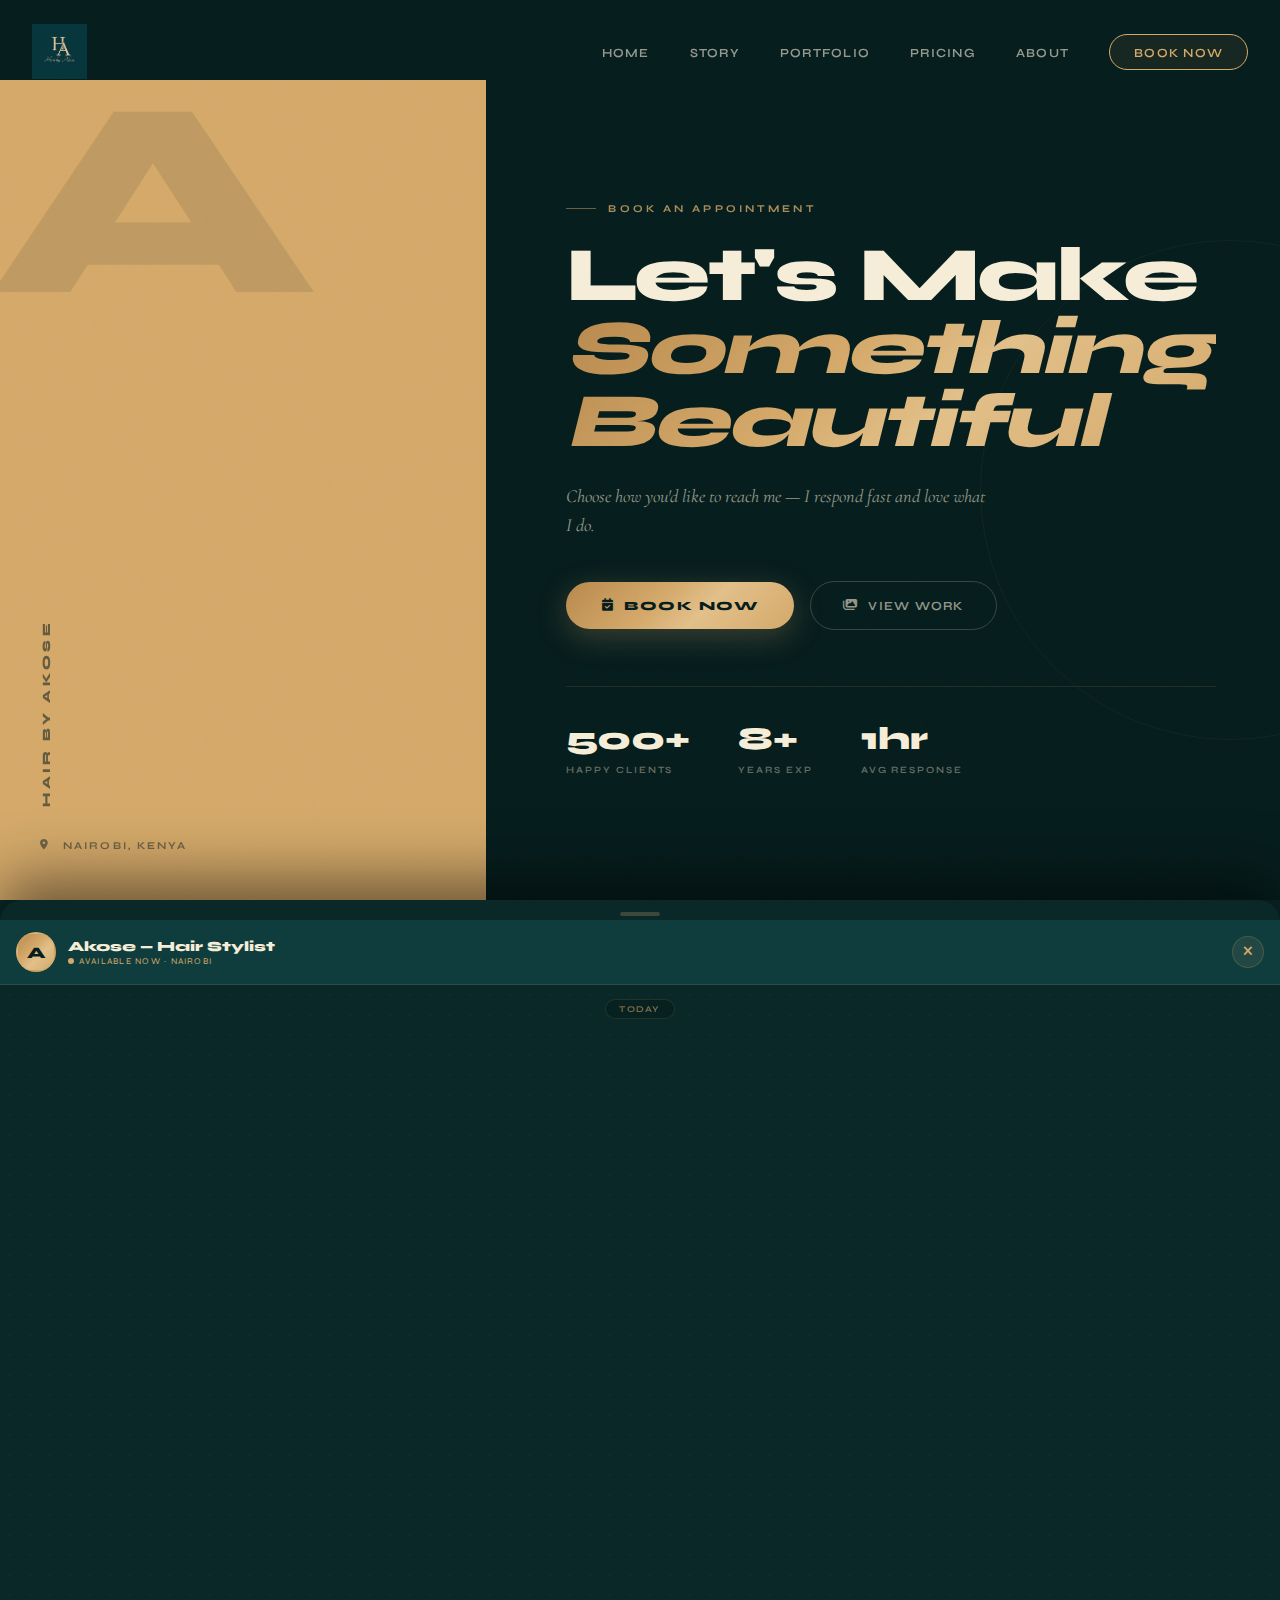
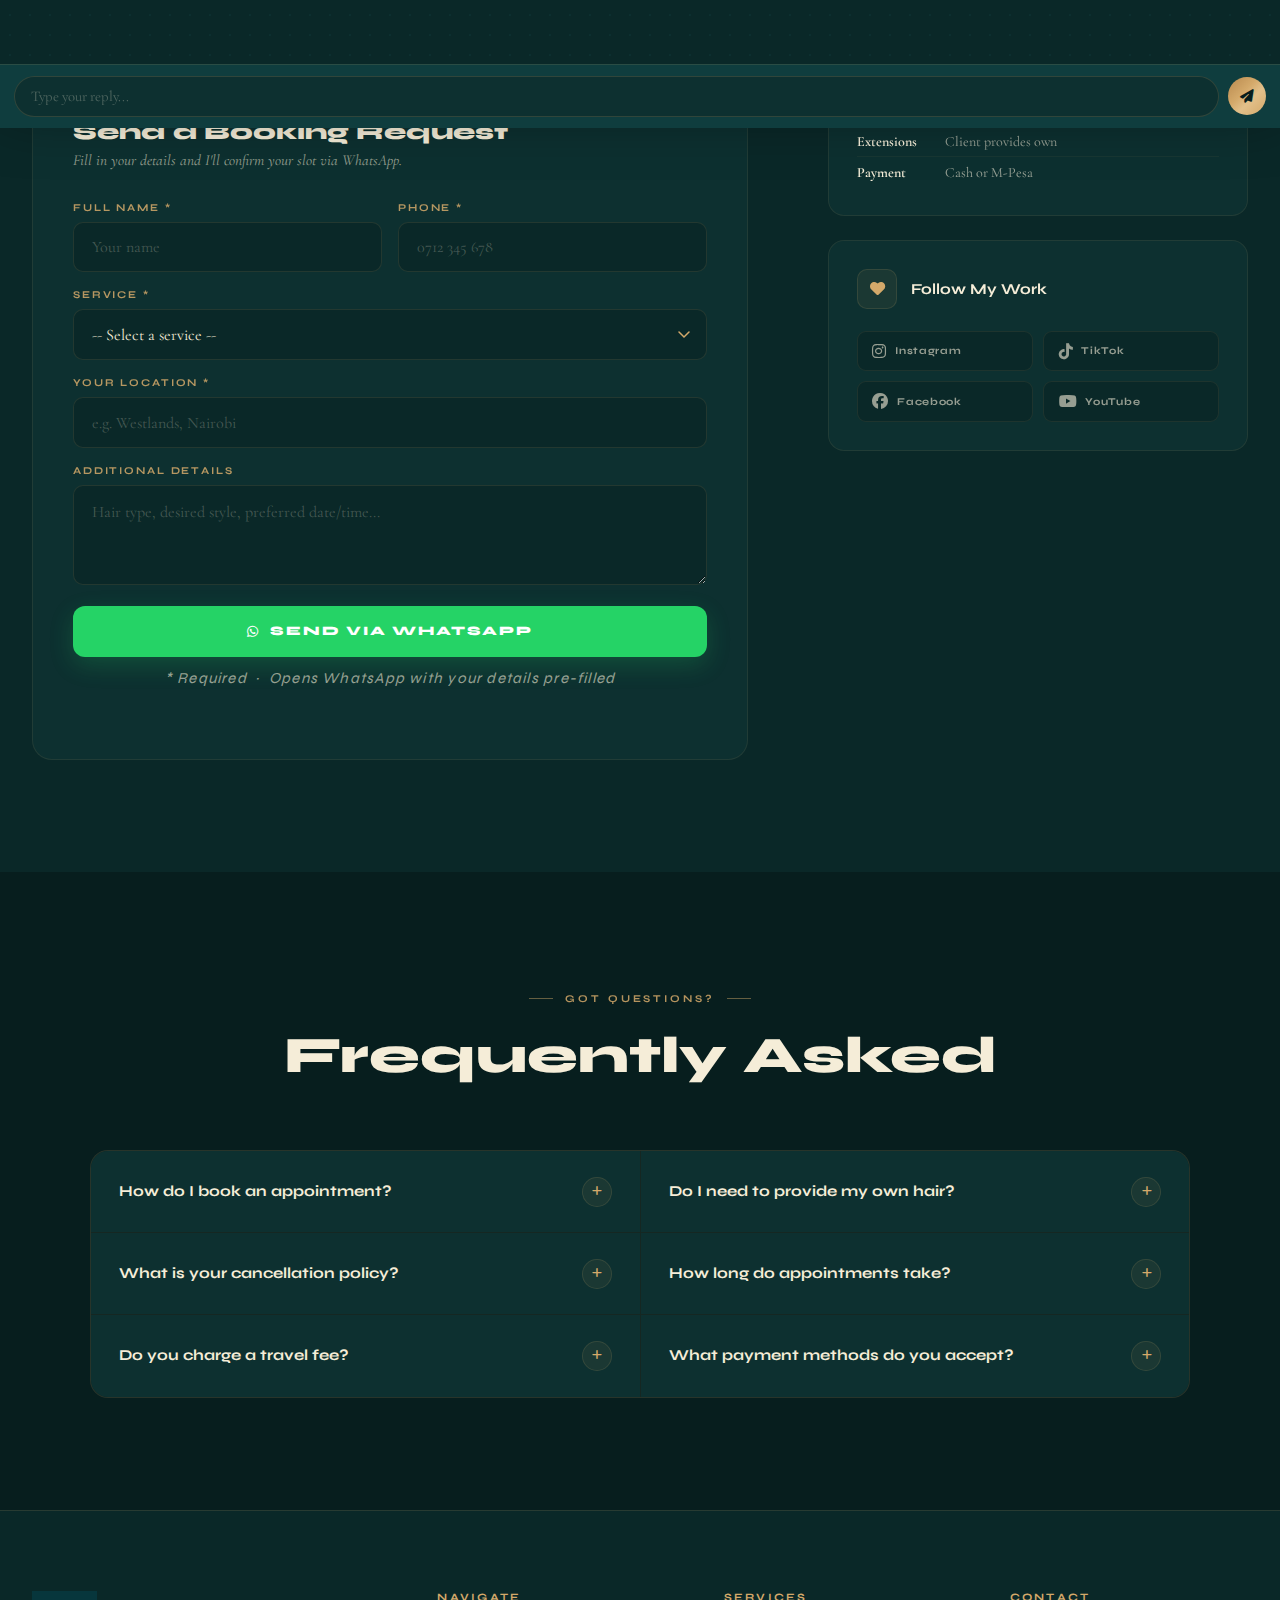
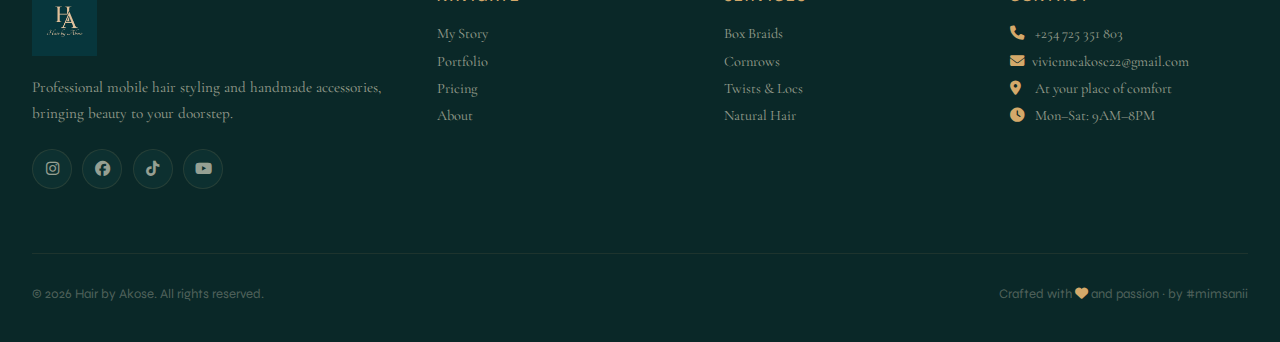
<file: contact.html>
<!DOCTYPE html>
<html lang="en">
<head>
<meta charset="UTF-8">
<meta name="viewport" content="width=device-width, initial-scale=1.0">
<title>Book Now | Hair by Akose</title>
<link rel="preconnect" href="https://fonts.googleapis.com">
<link rel="preconnect" href="https://fonts.gstatic.com" crossorigin>
<link href="https://fonts.googleapis.com/css2?family=Cormorant+Garamond:ital,wght@0,300;0,400;0,600;0,700;1,300;1,400&family=Syne:wght@400;500;600;700;800&display=swap" rel="stylesheet">
<link rel="stylesheet" href="https://cdnjs.cloudflare.com/ajax/libs/font-awesome/6.4.0/css/all.min.css">
<style>
:root {
  --black: #071E1E;
  --black2: #0A2828;
  --black3: #0D3030;
  --black4: #113838;
  --teal: #0F3D3E;
  --gold: #D4A96A;
  --gold-l: #E2C08A;
  --gold-d: #B8894E;
  --white: #F5EDD8;
  --white-d: rgba(245,237,216,0.6);
  --gg: linear-gradient(135deg, #B8894E 0%, #D4A96A 40%, #E2C08A 60%, #D4A96A 100%);
  --fd: 'Syne', sans-serif;
  --fb: 'Cormorant Garamond', serif;
  --ease: cubic-bezier(0.16, 1, 0.3, 1);
}
*, *::before, *::after { margin: 0; padding: 0; box-sizing: border-box; }
html { scroll-behavior: smooth; }
body { font-family: var(--fb); background: var(--black); color: var(--white); overflow-x: hidden; }
a { text-decoration: none; color: inherit; }
button { cursor: pointer; border: none; background: none; font-family: inherit; }
img { max-width: 100%; display: block; }
body::before {
  content: '';
  position: fixed; inset: 0;
  background-image: url("data:image/svg+xml,%3Csvg viewBox='0 0 200 200' xmlns='http://www.w3.org/2000/svg'%3E%3Cfilter id='n'%3E%3CfeTurbulence type='fractalNoise' baseFrequency='0.85' numOctaves='4' stitchTiles='stitch'/%3E%3C/filter%3E%3Crect width='100%25' height='100%25' filter='url(%23n)' opacity='0.04'/%3E%3C/svg%3E");
  pointer-events: none; z-index: 9999; opacity: 0.2;
}
#prog { position: fixed; top: 0; left: 0; height: 2px; background: var(--gg); z-index: 10000; width: 0; pointer-events: none; }

/* NAV */
.nav { position: fixed; top: 0; left: 0; right: 0; z-index: 1000; padding: 1.5rem 0; transition: all 0.4s; }
.nav.scrolled { background: rgba(7,30,30,0.97); backdrop-filter: blur(20px); border-bottom: 1px solid rgba(212,169,106,0.18); padding: 1rem 0; }
.nav-inner { max-width: 1400px; margin: 0 auto; padding: 0 2rem; display: flex; justify-content: space-between; align-items: center; }
.nav-logo img { height: 55px; object-fit: contain; }
.nav-links { display: flex; list-style: none; gap: 2.5rem; align-items: center; }
.nav-links a { font-family: var(--fd); font-size: 0.78rem; font-weight: 600; letter-spacing: 0.1em; text-transform: uppercase; color: var(--white-d); transition: color 0.3s; }
.nav-links a:hover { color: var(--gold); }
.nav-links .nav-cta { padding: 0.6rem 1.5rem; border: 1px solid var(--gold); color: var(--gold) !important; border-radius: 100px; background: rgba(212,169,106,0.08); }
.nav-links .nav-cta:hover { background: var(--gold); color: var(--black) !important; }
.hamburger { display: none; flex-direction: column; gap: 6px; cursor: pointer; z-index: 1100; padding: 0.55rem 0.7rem; background: rgba(245,237,216,0.06); border: 1px solid rgba(212,169,106,0.25); border-radius: 10px; }
.hamburger span { display: block; height: 1.5px; background: var(--white); border-radius: 2px; transition: all 0.38s var(--ease); }
.hamburger span:nth-child(1) { width: 22px; }
.hamburger span:nth-child(2) { width: 16px; margin-left: auto; background: var(--gold); }
.hamburger span:nth-child(3) { width: 22px; }
.hamburger.open span:nth-child(1) { transform: rotate(45deg) translate(0, 5.5px); width: 20px; }
.hamburger.open span:nth-child(2) { opacity: 0; }
.hamburger.open span:nth-child(3) { transform: rotate(-45deg) translate(0, -5.5px); width: 20px; }

/* SLIDE PANEL */
.mob-bd { display: none; position: fixed; inset: 0; background: rgba(7,30,30,0.55); backdrop-filter: blur(3px); z-index: 1070; opacity: 0; transition: opacity 0.35s; }
.mob-bd.open { display: block; opacity: 1; }
.mob-menu { display: flex; flex-direction: column; justify-content: center; position: fixed; top: 0; right: 0; bottom: 0; width: 68%; max-width: 300px; background: rgba(7,30,30,0.75); backdrop-filter: blur(22px); border-left: 1px solid rgba(212,169,106,0.22); z-index: 1080; padding: 5.5rem 1.6rem 4rem 1.5rem; transform: translateX(100%); transition: transform 0.4s var(--ease); pointer-events: none; overflow-y: auto; }
.mob-menu.open { transform: translateX(0); pointer-events: auto; }
.mob-menu-x { position: absolute; top: 1rem; right: 1rem; width: 34px; height: 34px; background: rgba(212,169,106,0.08); border: 1px solid rgba(212,169,106,0.22); border-radius: 6px; display: flex; align-items: center; justify-content: center; color: rgba(212,169,106,0.7); font-size: 0.85rem; }
.mob-menu-brand { font-family: var(--fb); font-size: 1.1rem; font-weight: 600; font-style: italic; color: var(--gold); margin-bottom: 2rem; padding-bottom: 1rem; border-bottom: 1px solid rgba(212,169,106,0.25); }
.mob-menu-links { display: flex; flex-direction: column; }
.mob-menu-links a { font-family: var(--fb); font-size: 1.6rem; font-weight: 600; color: rgba(245,237,216,0.78); padding: 0.75rem 0; border-bottom: 1px solid rgba(212,169,106,0.12); transition: color 0.2s; }
.mob-menu-links a:hover { color: var(--white); }
.mob-menu-cta { margin-top: 1.75rem; display: flex; align-items: center; justify-content: center; gap: 0.5rem; padding: 0.85rem 1.2rem; background: var(--gg); color: #071E1E; font-family: var(--fd); font-size: 0.68rem; font-weight: 800; letter-spacing: 0.14em; text-transform: uppercase; }
.mob-menu-soc { display: flex; gap: 0.6rem; margin-top: 1.5rem; }
.mob-menu-soc a { width: 32px; height: 32px; background: rgba(245,237,216,0.04); border: 1px solid rgba(212,169,106,0.18); border-radius: 4px; display: flex; align-items: center; justify-content: center; font-size: 0.82rem; color: rgba(245,237,216,0.4); transition: all 0.2s; }
.mob-menu-soc a:hover { background: rgba(212,169,106,0.12); color: var(--gold); }
.mob-menu-meta { margin-top: 1.1rem; font-family: var(--fb); font-style: italic; font-size: 0.82rem; color: rgba(245,237,216,0.25); line-height: 1.8; }

/* HERO */
.hero { display: grid; grid-template-columns: 38% 62%; min-height: 100vh; padding-top: 80px; overflow: hidden; }
.hero-left { background: var(--gold); position: relative; overflow: hidden; display: flex; flex-direction: column; justify-content: flex-end; padding: 3rem 2.5rem; }
.hero-left-mono { position: absolute; top: -20px; left: -10px; font-family: var(--fd); font-size: clamp(12rem, 22vw, 22rem); font-weight: 800; color: rgba(7,30,30,0.1); line-height: 1; pointer-events: none; user-select: none; }
.hero-left-content { position: relative; z-index: 1; }
.hero-brand-vert { font-family: var(--fd); font-size: 0.7rem; font-weight: 800; letter-spacing: 0.3em; text-transform: uppercase; color: rgba(7,30,30,0.55); margin-bottom: 2rem; writing-mode: vertical-rl; transform: rotate(180deg); }
.hero-loc { display: flex; align-items: center; gap: 0.5rem; font-family: var(--fd); font-size: 0.65rem; font-weight: 700; letter-spacing: 0.2em; text-transform: uppercase; color: rgba(7,30,30,0.5); }
.hero-right { background: var(--black); display: flex; flex-direction: column; justify-content: center; padding: 4rem 4rem 4rem 5rem; position: relative; overflow: hidden; }
.hero-right::before { content: ''; position: absolute; top: 50%; right: -200px; width: 500px; height: 500px; border-radius: 50%; border: 1px solid rgba(212,169,106,0.06); transform: translateY(-50%); }
.hero-eyebrow { display: flex; align-items: center; gap: 0.75rem; font-family: var(--fd); font-size: 0.65rem; font-weight: 700; letter-spacing: 0.3em; text-transform: uppercase; color: var(--gold); margin-bottom: 1.5rem; opacity: 0.8; }
.hero-eyebrow::before { content: ''; width: 30px; height: 1px; background: var(--gold); opacity: 0.6; }
.hero-title { font-family: var(--fd); font-size: clamp(3rem, 6vw, 5.5rem); font-weight: 800; line-height: 0.95; letter-spacing: -0.03em; color: var(--white); margin-bottom: 1.5rem; }
.hero-title em { display: block; background: var(--gg); -webkit-background-clip: text; -webkit-text-fill-color: transparent; background-clip: text; font-style: italic; }
.hero-sub { font-size: 1.15rem; color: var(--white-d); font-style: italic; line-height: 1.6; max-width: 420px; margin-bottom: 2.5rem; }
.hero-btns { display: flex; gap: 1rem; align-items: center; flex-wrap: wrap; }
.btn-gold { display: inline-flex; align-items: center; gap: 0.6rem; padding: 1rem 2.25rem; background: var(--gg); color: var(--black); font-family: var(--fd); font-size: 0.78rem; font-weight: 800; letter-spacing: 0.12em; text-transform: uppercase; border-radius: 100px; transition: all 0.3s; box-shadow: 0 8px 30px rgba(212,169,106,0.25); }
.btn-gold:hover { transform: translateY(-3px); box-shadow: 0 16px 40px rgba(212,169,106,0.4); }
.btn-outline { display: inline-flex; align-items: center; gap: 0.6rem; padding: 1rem 2rem; background: transparent; color: var(--white-d); font-family: var(--fd); font-size: 0.78rem; font-weight: 600; letter-spacing: 0.1em; text-transform: uppercase; border: 1px solid rgba(245,237,216,0.2); border-radius: 100px; transition: all 0.3s; }
.btn-outline:hover { border-color: var(--gold); color: var(--gold); }
.hero-stats { display: flex; gap: 3rem; margin-top: 3.5rem; padding-top: 2rem; border-top: 1px solid rgba(212,169,106,0.12); }
.stat-num { font-family: var(--fd); font-size: 2rem; font-weight: 800; color: var(--white); display: block; }
.stat-lbl { font-family: var(--fd); font-size: 0.6rem; font-weight: 600; letter-spacing: 0.2em; text-transform: uppercase; color: rgba(245,237,216,0.4); }

/* CONTACT SECTION */
.contact-sec { padding: 7rem 0; background: var(--black2); }
.wrap { width: 100%; max-width: 1400px; margin: 0 auto; padding: 0 2rem; }
.contact-grid { display: grid; grid-template-columns: 1fr 420px; gap: 5rem; align-items: start; }
.eyebrow { display: inline-flex; align-items: center; gap: 0.75rem; font-family: var(--fd); font-size: 0.65rem; font-weight: 700; letter-spacing: 0.28em; text-transform: uppercase; color: var(--gold); margin-bottom: 1.25rem; opacity: 0.85; }
.eyebrow::before, .eyebrow::after { content: ''; display: block; width: 24px; height: 1px; background: var(--gold); opacity: 0.55; }
.contact-left h2 { font-family: var(--fd); font-size: clamp(2rem, 3.5vw, 3rem); font-weight: 800; color: var(--white); margin-bottom: 0.4rem; }
.contact-left > p { font-size: 1.1rem; color: var(--white-d); font-style: italic; margin-bottom: 3rem; }
.c-rows { margin-bottom: 3.5rem; }
.c-row { display: flex; align-items: center; gap: 1.25rem; padding: 1.35rem 0; border-bottom: 1px solid rgba(212,169,106,0.1); cursor: pointer; transition: all 0.3s; color: inherit; position: relative; }
.c-row:first-child { border-top: 1px solid rgba(212,169,106,0.1); }
.c-row::after { content: '\2197'; font-family: var(--fd); font-size: 0.85rem; color: rgba(212,169,106,0.3); transition: all 0.3s; margin-left: auto; flex-shrink: 0; }
.c-row:hover::after { color: var(--gold); transform: translate(3px, -3px); }
.c-row:hover .row-name { color: var(--white); }
.c-row:hover .row-icon { background: rgba(212,169,106,0.18); border-color: rgba(212,169,106,0.5); }
.row-icon { width: 52px; height: 52px; border-radius: 14px; background: rgba(212,169,106,0.07); border: 1px solid rgba(212,169,106,0.15); display: flex; align-items: center; justify-content: center; font-size: 1.25rem; color: var(--gold); flex-shrink: 0; transition: all 0.3s; }
.row-text { flex: 1; }
.row-name { font-family: var(--fd); font-size: 1.1rem; font-weight: 700; color: var(--white-d); margin-bottom: 0.15rem; transition: color 0.3s; }
.row-sub { font-size: 0.95rem; color: rgba(245,237,216,0.35); font-style: italic; }
.c-row.wa-row { background: rgba(37,211,102,0.04); border: 1px solid rgba(37,211,102,0.2) !important; border-radius: 12px; padding: 1.25rem 1rem; margin-bottom: 0.25rem; }
.c-row.wa-row:first-child { border-top: 1px solid rgba(37,211,102,0.2) !important; }
.c-row.wa-row .row-icon { background: rgba(37,211,102,0.1); border-color: rgba(37,211,102,0.3); color: #25D366; }
.c-row.wa-row .row-name { color: var(--white); }
.c-row.wa-row::after { color: rgba(37,211,102,0.4); }
.c-row.wa-row:hover { background: rgba(37,211,102,0.08); }
.c-row.wa-row:hover::after { color: #25D366; }
.wa-pill { display: inline-flex; align-items: center; gap: 0.35rem; padding: 0.2rem 0.65rem; background: rgba(37,211,102,0.12); border: 1px solid rgba(37,211,102,0.25); border-radius: 100px; font-family: var(--fd); font-size: 0.6rem; font-weight: 700; letter-spacing: 0.1em; text-transform: uppercase; color: #25D366; margin-top: 0.2rem; }
.wa-pill::before { content: ''; width: 5px; height: 5px; border-radius: 50%; background: #25D366; animation: wa-blink 1.5s infinite; }
@keyframes wa-blink { 0%, 100% { opacity: 1; } 50% { opacity: 0.3; } }
.form-box { padding: 2.5rem; background: var(--black3); border: 1px solid rgba(212,169,106,0.1); border-radius: 20px; }
.form-box h3 { font-family: var(--fd); font-size: 1.4rem; font-weight: 800; color: var(--white); margin-bottom: 0.35rem; }
.form-box > p { font-size: 0.95rem; color: var(--white-d); font-style: italic; margin-bottom: 2rem; }
.form-row-2 { display: grid; grid-template-columns: 1fr 1fr; gap: 1rem; }
.form-group { margin-bottom: 1rem; }
.form-group label { display: block; font-family: var(--fd); font-size: 0.65rem; font-weight: 700; letter-spacing: 0.18em; text-transform: uppercase; color: var(--gold); margin-bottom: 0.5rem; opacity: 0.85; }
.form-input, .form-select, .form-area { width: 100%; padding: 0.9rem 1.1rem; background: var(--black2); border: 1px solid rgba(212,169,106,0.13); border-radius: 10px; color: var(--white); font-family: var(--fb); font-size: 1rem; outline: none; transition: all 0.3s; }
.form-input::placeholder, .form-area::placeholder { color: rgba(245,237,216,0.25); }
.form-input:focus, .form-select:focus, .form-area:focus { border-color: var(--gold); background: var(--black4); box-shadow: 0 0 0 3px rgba(212,169,106,0.08); }
.form-select { appearance: none; background-image: url("data:image/svg+xml,%3Csvg xmlns='http://www.w3.org/2000/svg' width='12' height='8'%3E%3Cpath d='M1 1l5 5 5-5' stroke='%23D4A96A' stroke-width='1.5' fill='none' stroke-linecap='round'/%3E%3C/svg%3E"); background-repeat: no-repeat; background-position: right 1rem center; background-color: var(--black2); cursor: pointer; }
.form-select option { background: var(--black3); }
.form-area { resize: vertical; min-height: 100px; line-height: 1.6; }
.btn-wa-submit { width: 100%; padding: 1.1rem; background: #25D366; color: white; font-family: var(--fd); font-size: 0.8rem; font-weight: 800; letter-spacing: 0.14em; text-transform: uppercase; border-radius: 12px; border: none; cursor: pointer; display: flex; align-items: center; justify-content: center; gap: 0.65rem; transition: all 0.3s; box-shadow: 0 8px 25px rgba(37,211,102,0.2); margin-top: 0.5rem; }
.btn-wa-submit:hover { background: #1DAD52; transform: translateY(-2px); }
.form-note { font-family: var(--fd); font-size: 0.62rem; letter-spacing: 0.08em; color: rgba(245,237,216,0.25); text-align: center; margin-top: 0.75rem; }
.sidebar { display: flex; flex-direction: column; gap: 1.5rem; position: sticky; top: 100px; }
.info-card { padding: 1.75rem; background: var(--black3); border: 1px solid rgba(212,169,106,0.1); border-radius: 16px; }
.info-card-head { display: flex; align-items: center; gap: 0.85rem; margin-bottom: 1.35rem; }
.info-ico { width: 40px; height: 40px; border-radius: 10px; background: rgba(212,169,106,0.07); border: 1px solid rgba(212,169,106,0.14); display: flex; align-items: center; justify-content: center; font-size: 0.95rem; color: var(--gold); flex-shrink: 0; }
.info-card h4 { font-family: var(--fd); font-size: 0.95rem; font-weight: 700; color: var(--white); }
.info-card ul { list-style: none; }
.info-card ul li { font-size: 0.88rem; color: var(--white-d); padding: 0.4rem 0; border-bottom: 1px solid rgba(212,169,106,0.06); display: flex; gap: 0.5rem; align-items: baseline; }
.info-card ul li:last-child { border-bottom: none; }
.info-card ul li strong { color: var(--white); font-weight: 600; min-width: 80px; }
.soc-grid { display: grid; grid-template-columns: 1fr 1fr; gap: 0.65rem; }
.soc-btn { display: flex; align-items: center; gap: 0.5rem; padding: 0.7rem 0.9rem; background: var(--black2); border: 1px solid rgba(212,169,106,0.1); border-radius: 9px; font-family: var(--fd); font-size: 0.65rem; font-weight: 700; letter-spacing: 0.07em; color: var(--white-d); transition: all 0.3s; }
.soc-btn:hover { border-color: var(--gold); color: var(--gold); transform: translateY(-2px); }
.soc-btn i { font-size: 1rem; }
.faq-sec { padding: 7rem 0; background: var(--black); }
.faq-head { text-align: center; margin-bottom: 4rem; }
.faq-head h2 { font-family: var(--fd); font-size: clamp(2rem, 4vw, 3.5rem); font-weight: 800; color: var(--white); }
.faq-grid { display: grid; grid-template-columns: 1fr 1fr; gap: 1px; background: rgba(212,169,106,0.07); border-radius: 18px; overflow: hidden; border: 1px solid rgba(212,169,106,0.1); max-width: 1100px; margin: 0 auto; }
.faq-item { background: var(--black3); transition: background 0.3s; }
.faq-item.open { background: var(--black4); }
.faq-q { display: flex; justify-content: space-between; align-items: center; gap: 1rem; padding: 1.6rem 1.75rem; cursor: pointer; }
.faq-q h3 { font-family: var(--fd); font-size: 0.95rem; font-weight: 700; color: var(--white); line-height: 1.4; transition: color 0.3s; }
.faq-item.open .faq-q h3 { color: var(--gold-l); }
.faq-tog { width: 30px; height: 30px; min-width: 30px; border-radius: 50%; background: rgba(212,169,106,0.07); border: 1px solid rgba(212,169,106,0.14); display: flex; align-items: center; justify-content: center; color: var(--gold); font-size: 0.7rem; transition: all 0.4s; }
.faq-item.open .faq-tog { background: var(--gg); color: var(--black); border-color: transparent; transform: rotate(45deg); }
.faq-ans { max-height: 0; overflow: hidden; transition: max-height 0.4s var(--ease); }
.faq-ans p { padding: 0 1.75rem 1.6rem; font-size: 1rem; color: var(--white-d); line-height: 1.8; }
.footer { background: var(--black2); border-top: 1px solid rgba(212,169,106,0.15); padding: 5rem 0 2.5rem; }
.footer-grid { display: grid; grid-template-columns: 1.5fr repeat(3, 1fr); gap: 3rem; margin-bottom: 4rem; }
.footer-brand img { height: 65px; object-fit: contain; margin-bottom: 1.2rem; }
.footer-brand p { font-size: 0.95rem; color: var(--white-d); line-height: 1.7; margin-bottom: 1.4rem; }
.footer-soc { display: flex; gap: 0.65rem; }
.footer-soc a { width: 40px; height: 40px; border-radius: 50%; background: var(--black3); border: 1px solid rgba(212,169,106,0.13); display: flex; align-items: center; justify-content: center; font-size: 0.95rem; color: var(--white-d); transition: all 0.3s; }
.footer-soc a:hover { background: var(--gold); color: var(--black); transform: translateY(-3px); }
.footer-col h4 { font-family: var(--fd); font-size: 0.7rem; font-weight: 700; letter-spacing: 0.2em; text-transform: uppercase; color: var(--gold); margin-bottom: 1.35rem; }
.footer-col ul { list-style: none; }
.footer-col ul li { margin-bottom: 0.65rem; font-size: 0.9rem; color: var(--white-d); }
.footer-col ul li i { color: var(--gold); width: 15px; margin-right: 0.45rem; }
.footer-col ul li a:hover { color: var(--gold); }
.footer-bottom { border-top: 1px solid rgba(212,169,106,0.1); padding-top: 2rem; display: flex; justify-content: space-between; align-items: center; flex-wrap: wrap; gap: 1rem; font-size: 0.82rem; color: rgba(245,237,216,0.3); font-family: var(--fd); }
.bot-nav { display: none; grid-template-columns: repeat(4, 1fr); position: fixed; bottom: 0; left: 0; right: 0; height: 4.25rem; padding-bottom: env(safe-area-inset-bottom, 0); background: rgba(7,30,30,0.99); backdrop-filter: blur(20px); border-top: 1px solid rgba(212,169,106,0.18); z-index: 1000; }
.bot-nav a { display: flex; flex-direction: column; align-items: center; justify-content: center; gap: 0.25rem; font-family: var(--fd); font-size: 0.52rem; letter-spacing: 0.1em; text-transform: uppercase; color: rgba(245,237,216,0.38); position: relative; transition: color 0.22s; }
.bot-nav a i { font-size: 1.1rem; }
.bot-nav a.active, .bot-nav a:hover { color: var(--gold); }
.bot-nav a.active::before { content: ''; position: absolute; top: 0; left: 10%; right: 10%; height: 2.5px; background: var(--gg); }
.bot-nav a:last-child { background: var(--gg); color: #071E1E; font-weight: 800; }
.bot-nav a:last-child i { color: #071E1E; }
.bot-nav a:last-child.active::before { display: none; }

/* CHAT SHEET */
.chat-bd { display: none; position: fixed; inset: 0; background: rgba(7,30,30,0.65); backdrop-filter: blur(4px); z-index: 2000; opacity: 0; transition: opacity 0.35s; }
.chat-bd.open { display: block; opacity: 1; }
.chat-sheet { position: fixed; bottom: 0; left: 0; right: 0; height: 92svh; background: var(--black2); border-radius: 22px 22px 0 0; z-index: 2001; display: flex; flex-direction: column; transform: translateY(100%); transition: transform 0.45s var(--ease); overflow: hidden; box-shadow: 0 -20px 60px rgba(0,0,0,0.5); }
.chat-sheet.open { transform: translateY(0); }
.sheet-handle { width: 40px; height: 4px; background: rgba(212,169,106,0.25); border-radius: 2px; margin: 0.75rem auto 0.25rem; flex-shrink: 0; }
.chat-head { display: flex; align-items: center; gap: 0.75rem; padding: 0.75rem 1rem; background: var(--teal); border-bottom: 1px solid rgba(212,169,106,0.15); flex-shrink: 0; }
.chat-ava { width: 40px; height: 40px; border-radius: 50%; background: var(--gg); display: flex; align-items: center; justify-content: center; font-family: var(--fd); font-size: 1rem; font-weight: 800; color: var(--black); border: 2px solid rgba(212,169,106,0.35); flex-shrink: 0; }
.chat-head-info { flex: 1; }
.chat-head-name { font-family: var(--fd); font-size: 0.88rem; font-weight: 800; color: var(--white); }
.chat-head-status { font-family: var(--fd); font-size: 0.55rem; letter-spacing: 0.14em; text-transform: uppercase; color: var(--gold); display: flex; align-items: center; gap: 0.3rem; margin-top: 0.1rem; }
.chat-head-status::before { content: ''; width: 6px; height: 6px; border-radius: 50%; background: var(--gold); animation: wa-blink 1.5s infinite; flex-shrink: 0; }
.chat-close-btn { width: 32px; height: 32px; border-radius: 50%; background: rgba(212,169,106,0.1); border: 1px solid rgba(212,169,106,0.2); display: flex; align-items: center; justify-content: center; font-size: 0.8rem; color: var(--gold); flex-shrink: 0; transition: all 0.2s; }
.chat-close-btn:hover { background: rgba(212,169,106,0.25); }
.chat-body { flex: 1; overflow-y: auto; padding: 0.85rem 1rem 1rem; display: flex; flex-direction: column; gap: 0.6rem; background: var(--black2); background-image: radial-gradient(rgba(26,100,102,0.12) 1px, transparent 1px); background-size: 20px 20px; }
.chat-body::-webkit-scrollbar { width: 3px; }
.chat-body::-webkit-scrollbar-thumb { background: rgba(212,169,106,0.2); border-radius: 2px; }
.chat-date-chip { align-self: center; background: rgba(7,30,30,0.75); border: 1px solid rgba(212,169,106,0.14); border-radius: 100px; padding: 0.25rem 0.85rem; font-family: var(--fd); font-size: 0.55rem; font-weight: 700; letter-spacing: 0.15em; text-transform: uppercase; color: rgba(212,169,106,0.55); }
.bubble-a { display: flex; align-items: flex-end; gap: 0.45rem; max-width: 88%; align-self: flex-start; animation: slideUp 0.4s var(--ease) both; }
.bubble-a-ava { width: 26px; height: 26px; border-radius: 50%; background: var(--gg); flex-shrink: 0; display: flex; align-items: center; justify-content: center; font-family: var(--fd); font-size: 0.65rem; font-weight: 800; color: var(--black); }
.bubble-a-box { background: var(--teal); border: 1px solid rgba(212,169,106,0.18); border-radius: 16px 16px 16px 4px; padding: 0.65rem 0.9rem; }
.bubble-a-box p { font-family: var(--fb); font-size: 0.92rem; color: var(--white); line-height: 1.5; }
.bubble-u { max-width: 80%; align-self: flex-end; animation: slideUp 0.4s var(--ease) both; }
.bubble-u-box { background: var(--black3); border: 1px solid rgba(212,169,106,0.22); border-radius: 16px 16px 4px 16px; padding: 0.65rem 0.9rem; }
.bubble-u-box p { font-family: var(--fb); font-size: 0.92rem; color: var(--white); line-height: 1.5; }
.bub-time { font-family: var(--fd); font-size: 0.5rem; color: rgba(212,169,106,0.38); margin-top: 0.25rem; letter-spacing: 0.07em; text-align: right; }
.bub-time.right { display: flex; align-items: center; justify-content: flex-end; gap: 0.2rem; }
.tick { color: var(--gold); font-size: 0.5rem; }
.typing-wrap { display: flex; align-items: flex-end; gap: 0.45rem; align-self: flex-start; }
.typing-dots { display: flex; gap: 4px; align-items: center; height: 12px; padding: 0.65rem 0.9rem; background: var(--teal); border: 1px solid rgba(212,169,106,0.18); border-radius: 16px 16px 16px 4px; }
.typing-dots span { width: 5px; height: 5px; border-radius: 50%; background: rgba(212,169,106,0.5); animation: tdot 1.2s ease-in-out infinite; }
.typing-dots span:nth-child(2) { animation-delay: 0.2s; }
.typing-dots span:nth-child(3) { animation-delay: 0.4s; }
@keyframes tdot { 0%, 80%, 100% { transform: scale(1); opacity: 0.5; } 40% { transform: scale(1.3); opacity: 1; } }
.chip-row { display: flex; flex-wrap: wrap; gap: 0.4rem; align-self: flex-start; max-width: 92%; animation: slideUp 0.4s var(--ease) both; }
.chip { padding: 0.45rem 0.85rem; background: rgba(212,169,106,0.07); border: 1px solid rgba(212,169,106,0.32); border-radius: 100px; font-family: var(--fd); font-size: 0.65rem; font-weight: 700; letter-spacing: 0.06em; text-transform: uppercase; color: var(--gold); cursor: pointer; transition: all 0.2s; user-select: none; }
.chip:active, .chip.sel { background: var(--gold); color: var(--black); border-color: var(--gold); }
.chip.sel { pointer-events: none; }
.summary-card { background: var(--black3); border: 1px solid rgba(212,169,106,0.2); border-radius: 14px; padding: 1rem; width: 100%; align-self: flex-start; animation: slideUp 0.4s var(--ease) both; }
.summary-card h4 { font-family: var(--fd); font-size: 0.58rem; font-weight: 800; letter-spacing: 0.2em; text-transform: uppercase; color: var(--gold); margin-bottom: 0.75rem; }
.sum-row { display: flex; justify-content: space-between; align-items: baseline; padding: 0.3rem 0; border-bottom: 1px solid rgba(212,169,106,0.07); }
.sum-row:last-child { border-bottom: none; }
.sum-lbl { color: rgba(245,237,216,0.4); font-family: var(--fd); font-size: 0.57rem; letter-spacing: 0.1em; text-transform: uppercase; }
.sum-val { color: var(--white); font-family: var(--fb); font-style: italic; font-size: 0.88rem; }
.chat-input-row { display: flex; align-items: center; gap: 0.55rem; padding: 0.7rem 0.9rem; background: var(--teal); border-top: 1px solid rgba(212,169,106,0.14); flex-shrink: 0; }
.chat-input { flex: 1; padding: 0.65rem 0.95rem; background: var(--black3); border: 1px solid rgba(212,169,106,0.18); border-radius: 100px; color: var(--white); font-family: var(--fb); font-size: 0.92rem; outline: none; transition: border-color 0.2s; }
.chat-input:focus { border-color: var(--gold); }
.chat-input::placeholder { color: rgba(245,237,216,0.28); }
.chat-input:disabled { opacity: 0.4; }
.chat-send { width: 38px; height: 38px; border-radius: 50%; background: var(--gg); color: var(--black); font-size: 0.85rem; display: flex; align-items: center; justify-content: center; flex-shrink: 0; transition: transform 0.2s; border: none; cursor: pointer; }
.chat-send:hover { transform: scale(1.08); }
.chat-send:disabled { opacity: 0.4; cursor: not-allowed; transform: none; }
.wa-final { display: flex; align-items: center; justify-content: center; gap: 0.65rem; padding: 1rem; background: #25D366; color: white; font-family: var(--fd); font-size: 0.75rem; font-weight: 800; letter-spacing: 0.12em; text-transform: uppercase; border: none; cursor: pointer; flex-shrink: 0; transition: background 0.2s; }
.wa-final:hover { background: #1DAD52; }
.wa-final:disabled { opacity: 0.5; cursor: not-allowed; }
.chat-success { display: none; flex-direction: column; align-items: center; justify-content: center; flex: 1; padding: 2rem 1.5rem; text-align: center; gap: 0.85rem; }
.chat-success.show { display: flex; }
.success-ico { width: 68px; height: 68px; border-radius: 50%; background: rgba(212,169,106,0.1); border: 1px solid rgba(212,169,106,0.28); display: flex; align-items: center; justify-content: center; font-size: 1.65rem; color: var(--gold); }
.chat-success h3 { font-family: var(--fd); font-size: 1.4rem; font-weight: 800; color: var(--white); }
.chat-success p { font-size: 0.92rem; color: var(--white-d); font-style: italic; line-height: 1.6; }
.wa-open-btn { display: inline-flex; align-items: center; gap: 0.5rem; padding: 0.85rem 1.65rem; background: #25D366; color: white; font-family: var(--fd); font-size: 0.72rem; font-weight: 800; letter-spacing: 0.12em; text-transform: uppercase; border-radius: 100px; margin-top: 0.25rem; }
@keyframes slideUp { from { opacity: 0; transform: translateY(16px); } to { opacity: 1; transform: translateY(0); } }

/* RESPONSIVE */
@media (max-width: 1100px) {
  .contact-grid { grid-template-columns: 1fr; gap: 4rem; }
  .sidebar { position: static; }
  .faq-grid { grid-template-columns: 1fr; }
  .footer-grid { grid-template-columns: 1fr 1fr; gap: 2.5rem; }
  .footer-brand { grid-column: span 2; }
}
@media (max-width: 900px) {
  .hero { grid-template-columns: 42% 58%; }
  .hero-right { padding: 3rem 2.5rem; }
  .hero-stats { gap: 2rem; }
}
@media (max-width: 767px) {
  html { font-size: 15px; }
  body { padding-bottom: 4.75rem; }
  .nav { padding: 0.85rem 0; background: rgba(7,30,30,0.97); backdrop-filter: blur(16px); border-bottom: 1px solid rgba(212,169,106,0.14); }
  .nav-inner { padding: 0 1rem; }
  .nav-logo img { height: 40px; }
  .nav-links { display: none !important; }
  .hamburger { display: flex; }
  .hero { min-height: auto; padding-top: 70px; }
  .hero-left { padding: 1.5rem 1.1rem; }
  .hero-left-mono { font-size: 9rem; }
  .hero-brand-vert { font-size: 0.55rem; margin-bottom: 1rem; }
  .hero-right { padding: 2rem 1.25rem 1.75rem 1.5rem; }
  .hero-right::before { display: none; }
  .hero-eyebrow { font-size: 0.55rem; margin-bottom: 0.75rem; }
  .hero-title { font-size: clamp(1.65rem, 6.5vw, 2.4rem); margin-bottom: 0.75rem; }
  .hero-sub { font-size: 0.92rem; margin-bottom: 1.25rem; }
  .btn-gold { padding: 0.7rem 1.2rem; font-size: 0.65rem; }
  .btn-outline { padding: 0.7rem 1rem; font-size: 0.65rem; }
  .hero-stats { gap: 1.5rem; margin-top: 1.5rem; padding-top: 1.25rem; }
  .stat-num { font-size: 1.4rem; }
  .stat-lbl { font-size: 0.52rem; }
  .contact-sec { padding: 2.5rem 0 1.5rem; }
  .wrap { padding: 0 1rem; }
  .contact-grid { grid-template-columns: 1fr; gap: 2rem; }
  .contact-left h2 { font-size: 1.6rem; }
  .contact-left > p { font-size: 0.95rem; margin-bottom: 1.75rem; }
  .eyebrow { font-size: 0.58rem; margin-bottom: 0.85rem; }
  .c-rows { margin-bottom: 2rem; }
  .row-icon { width: 44px; height: 44px; font-size: 1.1rem; border-radius: 11px; }
  .row-name { font-size: 1rem; }
  .row-sub { font-size: 0.85rem; }
  .form-box { padding: 1.5rem; border-radius: 14px; }
  .form-box h3 { font-size: 1.2rem; }
  .form-row-2 { grid-template-columns: 1fr; }
  .sidebar { display: none; }
  .faq-sec { padding: 3rem 0; }
  .faq-head { margin-bottom: 2rem; }
  .faq-head h2 { font-size: 1.75rem; }
  .faq-grid { grid-template-columns: 1fr; }
  .faq-q { padding: 1.2rem 1.25rem; }
  .faq-q h3 { font-size: 0.88rem; }
  .faq-ans p { padding: 0 1.25rem 1.2rem; font-size: 0.92rem; }
  .footer { display: none; }
  .bot-nav { display: grid; }
}
</style>
</head>
<body>

<div id="prog"></div>

<!-- NAV -->
<nav class="nav" id="mainNav">
  <div class="nav-inner">
    <div class="nav-logo"><a href="index.html"><img src="assets/images/logo.jpeg" alt="Hair by Akose"></a></div>
    <ul class="nav-links">
      <li><a href="index.html">Home</a></li>
      <li><a href="index.html#story">Story</a></li>
      <li><a href="portfolio.html">Portfolio</a></li>
      <li><a href="pricing.html">Pricing</a></li>
      <li><a href="index.html#about">About</a></li>
      <li><a href="contact.html" class="nav-cta">Book Now</a></li>
    </ul>
    <div class="hamburger" id="hamburger"><span></span><span></span><span></span></div>
  </div>
</nav>

<!-- MOBILE SLIDE PANEL -->
<div class="mob-bd" id="mobBd" onclick="closeMenu()"></div>
<div class="mob-menu" id="mobMenu">
  <button class="mob-menu-x" onclick="closeMenu()"><i class="fas fa-times"></i></button>
  <div class="mob-menu-brand">Hair by Akose</div>
  <div class="mob-menu-links">
    <a href="index.html" onclick="closeMenu()">Home</a>
    <a href="index.html#story" onclick="closeMenu()">Story</a>
    <a href="portfolio.html" onclick="closeMenu()">Portfolio</a>
    <a href="pricing.html" onclick="closeMenu()">Pricing</a>
    <a href="index.html#about" onclick="closeMenu()">About</a>
  </div>
  <a href="contact.html" class="mob-menu-cta"><i class="fas fa-calendar-check"></i> Book Appointment</a>
  <div class="mob-menu-soc">
    <a href="https://www.instagram.com/hairbyakose" target="_blank"><i class="fab fa-instagram"></i></a>
    <a href="https://web.facebook.com/vivienne.akose" target="_blank"><i class="fab fa-facebook"></i></a>
    <a href="https://www.tiktok.com/@hairbyakose" target="_blank"><i class="fab fa-tiktok"></i></a>
    <a href="https://wa.me/254725351803" target="_blank"><i class="fab fa-whatsapp"></i></a>
  </div>
  <p class="mob-menu-meta">Nairobi &middot; +254 725 351 803<br>Mon&ndash;Sat: 9AM&ndash;8PM</p>
</div>

<!-- BOLD SPLIT HERO -->
<section class="hero">
  <div class="hero-left">
    <div class="hero-left-mono">A</div>
    <div class="hero-left-content">
      <div class="hero-brand-vert">Hair by Akose</div>
      <div class="hero-loc"><i class="fas fa-map-marker-alt"></i>&nbsp;Nairobi, Kenya</div>
    </div>
  </div>
  <div class="hero-right">
    <div class="hero-eyebrow">Book an Appointment</div>
    <h1 class="hero-title">Let's Make<br><em>Something Beautiful</em></h1>
    <p class="hero-sub">Choose how you'd like to reach me &mdash; I respond fast and love what I do.</p>
    <div class="hero-btns">
      <a href="#contact" class="btn-gold"><i class="fas fa-calendar-check"></i> Book Now</a>
      <a href="portfolio.html" class="btn-outline"><i class="fas fa-images"></i> View Work</a>
    </div>
    <div class="hero-stats">
      <div><span class="stat-num">500+</span><span class="stat-lbl">Happy Clients</span></div>
      <div><span class="stat-num">8+</span><span class="stat-lbl">Years Exp</span></div>
      <div><span class="stat-num">1hr</span><span class="stat-lbl">Avg Response</span></div>
    </div>
  </div>
</section>

<!-- CONTACT SECTION -->
<section class="contact-sec" id="contact">
  <div class="wrap">
    <div class="contact-grid">
      <div class="contact-left">
        <span class="eyebrow">Get in Touch</span>
        <h2>Reach Out, Let's Talk</h2>
        <p>Pick the method that works best &mdash; WhatsApp is the fastest.</p>

        <div class="c-rows">
          <div class="c-row wa-row" id="waRowBtn" role="button" tabindex="0">
            <div class="row-icon"><i class="fab fa-whatsapp"></i></div>
            <div class="row-text">
              <div class="row-name">WhatsApp</div>
              <div class="wa-pill">Available now</div>
            </div>
          </div>
          <a href="tel:+254725351803" class="c-row">
            <div class="row-icon"><i class="fas fa-phone"></i></div>
            <div class="row-text"><div class="row-name">Call / Text</div><div class="row-sub">+254 725 351 803</div></div>
          </a>
          <a href="mailto:vivienneakose22@gmail.com" class="c-row">
            <div class="row-icon"><i class="fas fa-envelope"></i></div>
            <div class="row-text"><div class="row-name">Email</div><div class="row-sub">vivienneakose22@gmail.com</div></div>
          </a>
          <a href="https://www.instagram.com/hairbyakose" target="_blank" class="c-row">
            <div class="row-icon"><i class="fab fa-instagram"></i></div>
            <div class="row-text"><div class="row-name">Instagram DM</div><div class="row-sub">@hairbyakose</div></div>
          </a>
        </div>

        <div class="form-box">
          <h3>Send a Booking Request</h3>
          <p>Fill in your details and I'll confirm your slot via WhatsApp.</p>
          <div class="form-row-2">
            <div class="form-group"><label>Full Name *</label><input type="text" id="f-name" class="form-input" placeholder="Your name"></div>
            <div class="form-group"><label>Phone *</label><input type="tel" id="f-phone" class="form-input" placeholder="0712 345 678"></div>
          </div>
          <div class="form-group">
            <label>Service *</label>
            <select id="f-service" class="form-select">
              <option value="">-- Select a service --</option>
              <option>Box Braids</option>
              <option>Cornrows</option>
              <option>Knotless Braids</option>
              <option>Twists</option>
              <option>Weaves and Extensions</option>
              <option>Natural Hair Care</option>
              <option>Kids Styling</option>
              <option>Locs Maintenance</option>
              <option>Bridal Styling</option>
              <option>Other</option>
            </select>
          </div>
          <div class="form-group"><label>Your Location *</label><input type="text" id="f-loc" class="form-input" placeholder="e.g. Westlands, Nairobi"></div>
          <div class="form-group"><label>Additional Details</label><textarea id="f-det" class="form-area" placeholder="Hair type, desired style, preferred date/time..."></textarea></div>
          <button class="btn-wa-submit" id="formSubmitBtn"><i class="fab fa-whatsapp"></i> Send via WhatsApp</button>
          <p class="form-note">* Required &nbsp;&middot;&nbsp; Opens WhatsApp with your details pre-filled</p>
        </div>
      </div>

      <aside class="sidebar">
        <div class="info-card">
          <div class="info-card-head"><div class="info-ico"><i class="fas fa-clock"></i></div><h4>Business Hours</h4></div>
          <ul>
            <li><strong>Mon &ndash; Fri</strong> 9:00 AM &ndash; 8:00 PM</li>
            <li><strong>Saturday</strong> 9:00 AM &ndash; 8:00 PM</li>
            <li><strong>Sunday</strong> By appointment only</li>
          </ul>
        </div>
        <div class="info-card">
          <div class="info-card-head"><div class="info-ico"><i class="fas fa-map-marker-alt"></i></div><h4>Service Areas</h4></div>
          <ul>
            <li><strong>Nairobi</strong> All areas</li>
            <li><strong>Thika</strong> Town &amp; surroundings</li>
            <li><strong>Machakos</strong> Town &amp; environs</li>
            <li><strong>Limuru</strong> Nearby areas</li>
            <li><strong>Mobile</strong> I come to you!</li>
          </ul>
        </div>
        <div class="info-card">
          <div class="info-card-head"><div class="info-ico"><i class="fas fa-info-circle"></i></div><h4>Booking Policy</h4></div>
          <ul>
            <li><strong>Deposit</strong> Required to secure slot</li>
            <li><strong>Cancellation</strong> 24hr notice needed</li>
            <li><strong>Hair prep</strong> Clean &amp; detangled</li>
            <li><strong>Extensions</strong> Client provides own</li>
            <li><strong>Payment</strong> Cash or M-Pesa</li>
          </ul>
        </div>
        <div class="info-card">
          <div class="info-card-head"><div class="info-ico"><i class="fas fa-heart"></i></div><h4>Follow My Work</h4></div>
          <div class="soc-grid">
            <a href="https://www.instagram.com/hairbyakose" target="_blank" class="soc-btn"><i class="fab fa-instagram"></i> Instagram</a>
            <a href="https://www.tiktok.com/@hairbyakose" target="_blank" class="soc-btn"><i class="fab fa-tiktok"></i> TikTok</a>
            <a href="https://web.facebook.com/vivienne.akose" target="_blank" class="soc-btn"><i class="fab fa-facebook"></i> Facebook</a>
            <a href="http://www.youtube.com/@vivienneakose8306" target="_blank" class="soc-btn"><i class="fab fa-youtube"></i> YouTube</a>
          </div>
        </div>
      </aside>
    </div>
  </div>
</section>

<!-- FAQ -->
<section class="faq-sec">
  <div class="wrap">
    <div class="faq-head"><span class="eyebrow">Got Questions?</span><h2>Frequently Asked</h2></div>
    <div class="faq-grid">
      <div class="faq-item"><div class="faq-q"><h3>How do I book an appointment?</h3><div class="faq-tog"><i class="fas fa-plus"></i></div></div><div class="faq-ans"><p>Via WhatsApp (fastest), call, email, or the form above. I will confirm your appointment and discuss location, timing, and requirements.</p></div></div>
      <div class="faq-item"><div class="faq-q"><h3>Do I need to provide my own hair?</h3><div class="faq-tog"><i class="fas fa-plus"></i></div></div><div class="faq-ans"><p>Yes, clients provide their own hair and extensions. I can recommend brands and quantities for your chosen style &mdash; just ask during booking.</p></div></div>
      <div class="faq-item"><div class="faq-q"><h3>What is your cancellation policy?</h3><div class="faq-tog"><i class="fas fa-plus"></i></div></div><div class="faq-ans"><p>Please give at least 24 hours notice. Deposits are non-refundable but can be applied to a rescheduled appointment within 30 days.</p></div></div>
      <div class="faq-item"><div class="faq-q"><h3>How long do appointments take?</h3><div class="faq-tog"><i class="fas fa-plus"></i></div></div><div class="faq-ans"><p>It varies. Small box braids take 8 to 10 hours, simple cornrows 2 to 3 hours. Check the pricing page for estimates per style.</p></div></div>
      <div class="faq-item"><div class="faq-q"><h3>Do you charge a travel fee?</h3><div class="faq-tog"><i class="fas fa-plus"></i></div></div><div class="faq-ans"><p>Travel within the main service areas is generally included. Locations further out may incur a small charge, discussed at booking.</p></div></div>
      <div class="faq-item"><div class="faq-q"><h3>What payment methods do you accept?</h3><div class="faq-tog"><i class="fas fa-plus"></i></div></div><div class="faq-ans"><p>Cash or M-Pesa. A deposit is required to secure your slot, with the balance due on completion of service.</p></div></div>
    </div>
  </div>
</section>

<!-- FOOTER -->
<footer class="footer">
  <div class="wrap">
    <div class="footer-grid">
      <div class="footer-brand">
        <img src="assets/images/logo.jpeg" alt="Hair by Akose">
        <p>Professional mobile hair styling and handmade accessories, bringing beauty to your doorstep.</p>
        <div class="footer-soc">
          <a href="https://www.instagram.com/hairbyakose" target="_blank"><i class="fab fa-instagram"></i></a>
          <a href="https://web.facebook.com/vivienne.akose" target="_blank"><i class="fab fa-facebook"></i></a>
          <a href="https://www.tiktok.com/@hairbyakose" target="_blank"><i class="fab fa-tiktok"></i></a>
          <a href="http://www.youtube.com/@vivienneakose8306" target="_blank"><i class="fab fa-youtube"></i></a>
        </div>
      </div>
      <div class="footer-col"><h4>Navigate</h4><ul><li><a href="index.html#story">My Story</a></li><li><a href="portfolio.html">Portfolio</a></li><li><a href="pricing.html">Pricing</a></li><li><a href="index.html#about">About</a></li></ul></div>
      <div class="footer-col"><h4>Services</h4><ul><li><a href="index.html#services">Box Braids</a></li><li><a href="index.html#services">Cornrows</a></li><li><a href="index.html#services">Twists &amp; Locs</a></li><li><a href="index.html#services">Natural Hair</a></li></ul></div>
      <div class="footer-col"><h4>Contact</h4><ul><li><i class="fas fa-phone"></i> +254 725 351 803</li><li><i class="fas fa-envelope"></i><a href="mailto:vivienneakose22@gmail.com">vivienneakose22@gmail.com</a></li><li><i class="fas fa-map-marker-alt"></i> At your place of comfort</li><li><i class="fas fa-clock"></i> Mon&ndash;Sat: 9AM&ndash;8PM</li></ul></div>
    </div>
    <div class="footer-bottom">
      <span>&copy; 2026 Hair by Akose. All rights reserved.</span>
      <span>Crafted with <i class="fas fa-heart" style="color:var(--gold)"></i> and passion &middot; by #mimsanii</span>
    </div>
  </div>
</footer>

<!-- BOTTOM NAV -->
<nav class="bot-nav">
  <a href="index.html"><i class="fas fa-home"></i><span>Home</span></a>
  <a href="index.html#services"><i class="fas fa-scissors"></i><span>Services</span></a>
  <a href="pricing.html"><i class="fas fa-tags"></i><span>Pricing</span></a>
  <a href="contact.html" class="active"><i class="fas fa-calendar-check"></i><span>Book</span></a>
</nav>

<!-- CHAT SHEET -->
<div class="chat-bd" id="chatBd"></div>
<div class="chat-sheet" id="chatSheet">
  <div class="sheet-handle"></div>
  <div class="chat-head">
    <div class="chat-ava">A</div>
    <div class="chat-head-info">
      <div class="chat-head-name">Akose &mdash; Hair Stylist</div>
      <div class="chat-head-status">Available now &middot; Nairobi</div>
    </div>
    <button class="chat-close-btn" id="chatCloseBtn"><i class="fas fa-times"></i></button>
  </div>
  <div class="chat-body" id="chatBody">
    <div class="chat-date-chip">Today</div>
  </div>
  <div class="chat-success" id="chatSuccess">
    <div class="success-ico"><i class="fas fa-check"></i></div>
    <h3>Booking Sent!</h3>
    <p>Your details are heading to Akose on WhatsApp. She will confirm your appointment shortly.</p>
    <a href="https://wa.me/254725351803" class="wa-open-btn" target="_blank"><i class="fab fa-whatsapp"></i> Open WhatsApp</a>
  </div>
  <button class="wa-final" id="waFinalBtn" style="display:none" disabled><i class="fab fa-whatsapp"></i> Send Booking to Akose</button>
  <div class="chat-input-row" id="chatInputRow">
    <input type="text" class="chat-input" id="chatInput" placeholder="Type your reply..." autocomplete="off">
    <button class="chat-send" id="chatSendBtn"><i class="fas fa-paper-plane"></i></button>
  </div>
</div>

<script>
(function () {
  var WA = '254725351803';

  function isMobile() {
    return window.matchMedia('(max-width: 767px)').matches;
  }

  function safeHtml(str) {
    var d = document.createElement('div');
    d.textContent = str;
    return d.innerHTML;
  }

  function nowTime() {
    return new Date().toLocaleTimeString([], { hour: '2-digit', minute: '2-digit' });
  }

  function waUrl(msg) {
    return 'https://wa.me/' + WA + '?text=' + encodeURIComponent(msg);
  }

  // scroll progress bar
  var prog = document.getElementById('prog');
  window.addEventListener('scroll', function () {
    var total = document.body.scrollHeight - window.innerHeight;
    if (prog && total > 0) prog.style.width = Math.min((window.scrollY / total) * 100, 100) + '%';
  }, { passive: true });

  // sticky nav
  var mainNav = document.getElementById('mainNav');
  window.addEventListener('scroll', function () {
    if (mainNav) mainNav.classList.toggle('scrolled', window.scrollY > 60);
  }, { passive: true });

  // hamburger menu
  var hamburger = document.getElementById('hamburger');
  var mobMenu = document.getElementById('mobMenu');
  var mobBd = document.getElementById('mobBd');

  function openMenu() {
    mobMenu.classList.add('open');
    mobBd.classList.add('open');
    hamburger.classList.add('open');
    document.body.style.overflow = 'hidden';
  }

  function closeMenu() {
    mobMenu.classList.remove('open');
    mobBd.classList.remove('open');
    hamburger.classList.remove('open');
    document.body.style.overflow = '';
  }

  window.closeMenu = closeMenu;

  hamburger.addEventListener('click', function (e) {
    e.stopPropagation();
    mobMenu.classList.contains('open') ? closeMenu() : openMenu();
  });

  // FAQ accordion
  document.querySelectorAll('.faq-q').forEach(function (q) {
    q.addEventListener('click', function () {
      var item = q.closest('.faq-item');
      var ans = item.querySelector('.faq-ans');
      var isOpen = item.classList.contains('open');
      document.querySelectorAll('.faq-item').forEach(function (i) {
        i.classList.remove('open');
        i.querySelector('.faq-ans').style.maxHeight = null;
      });
      if (!isOpen) {
        item.classList.add('open');
        ans.style.maxHeight = ans.scrollHeight + 'px';
      }
    });
  });

  // form submit button -> WhatsApp
  document.getElementById('formSubmitBtn').addEventListener('click', function () {
    var name = document.getElementById('f-name').value.trim();
    var phone = document.getElementById('f-phone').value.trim();
    var service = document.getElementById('f-service').value;
    var loc = document.getElementById('f-loc').value.trim();
    var det = document.getElementById('f-det').value.trim();
    if (!name || !phone || !service || !loc) {
      alert('Please fill in Name, Phone, Service and Location.');
      return;
    }
    var msg = 'Hi Akose!\n\nI would like to book an appointment:\n\n'
      + 'Service: ' + service + '\n'
      + 'Location: ' + loc + '\n'
      + 'Name: ' + name + '\n'
      + 'Phone: ' + phone + '\n'
      + (det ? 'Details: ' + det + '\n' : '')
      + '\nPlease confirm my appointment. Thank you!';
    window.open(waUrl(msg), '_blank');
  });

  // WhatsApp row
  var waRowBtn = document.getElementById('waRowBtn');
  waRowBtn.addEventListener('click', function () {
    if (isMobile()) {
      openSheet();
    } else {
      window.open('https://wa.me/' + WA + '?text=Hi%20Akose!%20I%20would%20like%20to%20book%20an%20appointment.', '_blank');
    }
  });
  waRowBtn.addEventListener('keydown', function (e) {
    if (e.key === 'Enter' || e.key === ' ') { e.preventDefault(); waRowBtn.click(); }
  });

  // CHAT SHEET
  var chatBd = document.getElementById('chatBd');
  var chatSheet = document.getElementById('chatSheet');
  var chatBody = document.getElementById('chatBody');
  var chatInput = document.getElementById('chatInput');
  var chatSendBtn = document.getElementById('chatSendBtn');
  var waFinalBtn = document.getElementById('waFinalBtn');
  var chatInputRow = document.getElementById('chatInputRow');
  var chatSuccess = document.getElementById('chatSuccess');
  var chatCloseBtn = document.getElementById('chatCloseBtn');
  var chatStarted = false;

  var st = { step: 'service', service: '', location: '', name: '', phone: '', time: '' };

  function openSheet() {
    chatBd.classList.add('open');
    chatSheet.classList.add('open');
    document.body.style.overflow = 'hidden';
    if (!chatStarted) { chatStarted = true; startChat(); }
  }

  function closeSheet() {
    chatBd.classList.remove('open');
    chatSheet.classList.remove('open');
    document.body.style.overflow = '';
  }

  chatBd.addEventListener('click', closeSheet);
  chatCloseBtn.addEventListener('click', closeSheet);

  document.addEventListener('keydown', function (e) {
    if (e.key === 'Escape') { closeMenu(); closeSheet(); }
  });

  function scrollBottom() {
    setTimeout(function () { chatBody.scrollTop = chatBody.scrollHeight; }, 80);
  }

  function bubbleA(text, delay) {
    return new Promise(function (resolve) {
      setTimeout(function () {
        var el = document.createElement('div');
        el.className = 'bubble-a';
        el.innerHTML = '<div class="bubble-a-ava">A</div>'
          + '<div><div class="bubble-a-box"><p>' + text + '</p></div>'
          + '<div class="bub-time">' + nowTime() + '</div></div>';
        chatBody.appendChild(el);
        scrollBottom();
        resolve();
      }, delay || 0);
    });
  }

  function bubbleU(text) {
    var el = document.createElement('div');
    el.className = 'bubble-u';
    el.innerHTML = '<div class="bubble-u-box"><p>' + safeHtml(text) + '</p></div>'
      + '<div class="bub-time right"><span class="tick">&#10003;&#10003;</span> ' + nowTime() + '</div>';
    chatBody.appendChild(el);
    scrollBottom();
  }

  function typing() {
    return new Promise(function (resolve) {
      var el = document.createElement('div');
      el.className = 'typing-wrap';
      el.id = 'typingEl';
      el.innerHTML = '<div class="bubble-a-ava">A</div>'
        + '<div class="typing-dots"><span></span><span></span><span></span></div>';
      chatBody.appendChild(el);
      scrollBottom();
      setTimeout(function () {
        var t = document.getElementById('typingEl');
        if (t) t.remove();
        resolve();
      }, 1100);
    });
  }

  function chips(list, step) {
    var el = document.createElement('div');
    el.className = 'chip-row';
    list.forEach(function (opt) {
      var btn = document.createElement('div');
      btn.className = 'chip';
      btn.textContent = opt;
      btn.setAttribute('role', 'button');
      btn.setAttribute('tabindex', '0');
      btn.addEventListener('click', function () {
        if (btn.classList.contains('sel')) return;
        el.querySelectorAll('.chip').forEach(function (c) { c.style.pointerEvents = 'none'; });
        btn.classList.add('sel');
        onChip(step, opt);
      });
      btn.addEventListener('keydown', function (e) { if (e.key === 'Enter') btn.click(); });
      el.appendChild(btn);
    });
    chatBody.appendChild(el);
    scrollBottom();
  }

  function summary() {
    var el = document.createElement('div');
    el.className = 'summary-card';
    el.innerHTML = '<h4>Your Booking Summary</h4>'
      + '<div class="sum-row"><span class="sum-lbl">Service</span><span class="sum-val">' + safeHtml(st.service) + '</span></div>'
      + '<div class="sum-row"><span class="sum-lbl">Location</span><span class="sum-val">' + safeHtml(st.location) + '</span></div>'
      + '<div class="sum-row"><span class="sum-lbl">Name</span><span class="sum-val">' + safeHtml(st.name) + '</span></div>'
      + '<div class="sum-row"><span class="sum-lbl">Phone</span><span class="sum-val">' + safeHtml(st.phone) + '</span></div>'
      + '<div class="sum-row"><span class="sum-lbl">Time</span><span class="sum-val">' + safeHtml(st.time) + '</span></div>';
    chatBody.appendChild(el);
    scrollBottom();
  }

  function lockInput(ph) {
    chatInput.disabled = true;
    chatInput.placeholder = ph || 'Choose from the options above...';
    chatSendBtn.disabled = true;
  }

  function unlockInput(ph) {
    chatInput.disabled = false;
    chatInput.placeholder = ph || 'Type your reply...';
    chatSendBtn.disabled = false;
    setTimeout(function () { chatInput.focus(); }, 300);
  }

  function onChip(step, val) {
    bubbleU(val);
    lockInput();
    if (step === 'service') {
      st.service = val;
      typing().then(function () {
        bubbleA('Great choice! Where are you located? (e.g. Westlands, Thika, CBD)');
        st.step = 'location';
        unlockInput('e.g. Westlands, Nairobi...');
      });
    } else if (step === 'time') {
      st.time = val;
      typing().then(confirm);
    }
  }

  function onText(text) {
    text = text.trim();
    if (!text) return;
    chatInput.value = '';
    bubbleU(text);
    lockInput();
    if (st.step === 'location') {
      st.location = text;
      typing().then(function () {
        bubbleA('Got it! What is your name?');
        st.step = 'name';
        unlockInput('Your full name...');
      });
    } else if (st.step === 'name') {
      st.name = text;
      typing().then(function () {
        bubbleA('Lovely to meet you, ' + safeHtml(st.name) + '! What is your phone number?');
        st.step = 'phone';
        unlockInput('e.g. 0712 345 678');
      });
    } else if (st.step === 'phone') {
      st.phone = text;
      typing().then(function () {
        bubbleA('Almost there! When works best for you?');
        setTimeout(function () {
          chips(['Morning (9AM-12PM)', 'Afternoon (12PM-5PM)', 'Evening (5PM-8PM)'], 'time');
        }, 300);
        st.step = 'time';
      });
    }
  }

  function confirm() {
    summary();
    setTimeout(function () {
      bubbleA('Perfect! Tap the button below to send your booking straight to me on WhatsApp.', 400);
      setTimeout(function () {
        waFinalBtn.style.display = 'flex';
        waFinalBtn.disabled = false;
        chatInputRow.style.display = 'none';
        scrollBottom();
      }, 900);
    }, 200);
  }

  waFinalBtn.addEventListener('click', function () {
    waFinalBtn.disabled = true;
    waFinalBtn.innerHTML = '<i class="fas fa-spinner fa-spin"></i> Opening WhatsApp...';
    var msg = 'Hi Akose!\n\nI would like to book an appointment:\n\n'
      + 'Service: ' + st.service + '\n'
      + 'Location: ' + st.location + '\n'
      + 'Name: ' + st.name + '\n'
      + 'Phone: ' + st.phone + '\n'
      + 'Time: ' + st.time + '\n'
      + '\nPlease confirm my appointment. Thank you!';
    window.open(waUrl(msg), '_blank');
    setTimeout(function () {
      waFinalBtn.style.display = 'none';
      chatSuccess.classList.add('show');
      scrollBottom();
    }, 600);
  });

  chatSendBtn.addEventListener('click', function () { onText(chatInput.value); });
  chatInput.addEventListener('keydown', function (e) {
    if (e.key === 'Enter') { e.preventDefault(); onText(chatInput.value); }
  });

  function startChat() {
    lockInput('Choose a service above...');
    typing().then(function () {
      bubbleA('Hi! I am Akose. I would love to help you book an appointment. What style are you going for?').then(function () {
        setTimeout(function () {
          chips(['Box Braids', 'Cornrows', 'Knotless Braids', 'Twists', 'Natural Hair', 'Locs', 'Kids Styling', 'Bridal'], 'service');
        }, 200);
      });
    });
  }

}());
</script>
</body>
</html>
</file>
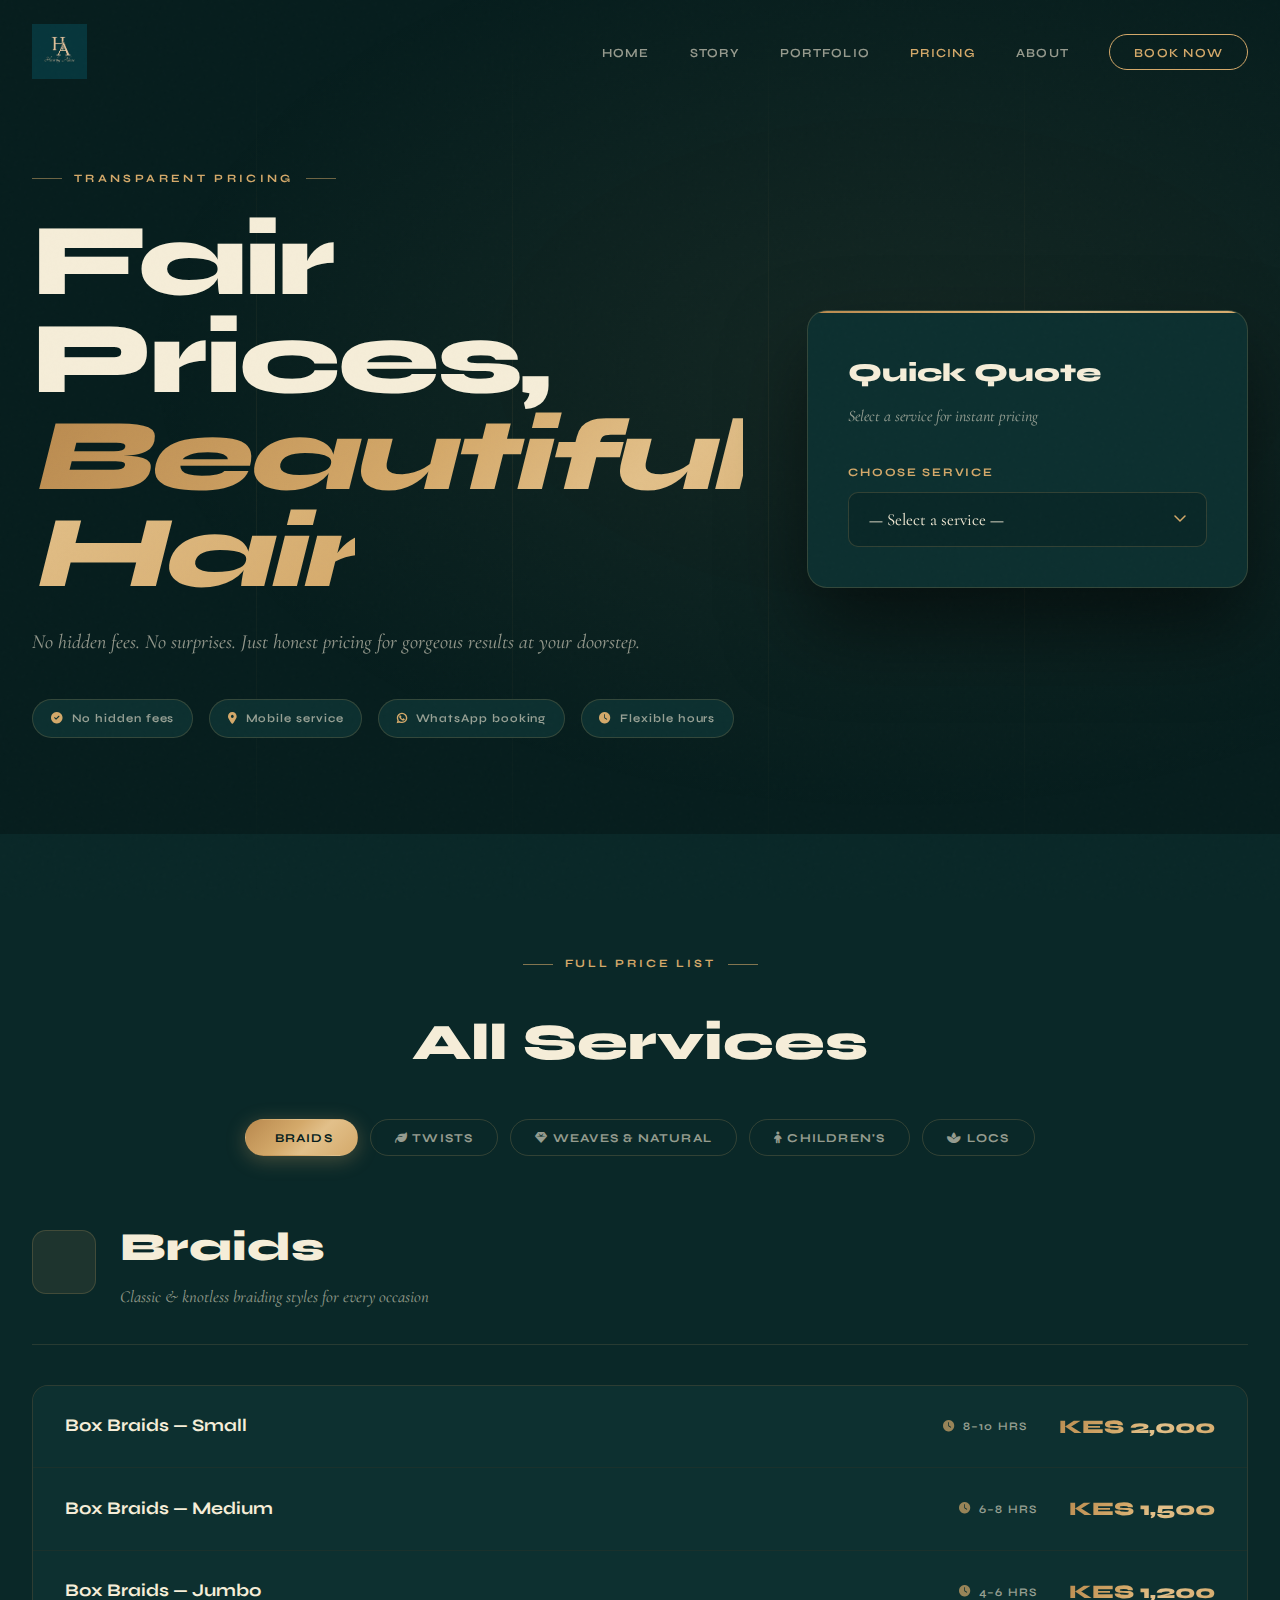
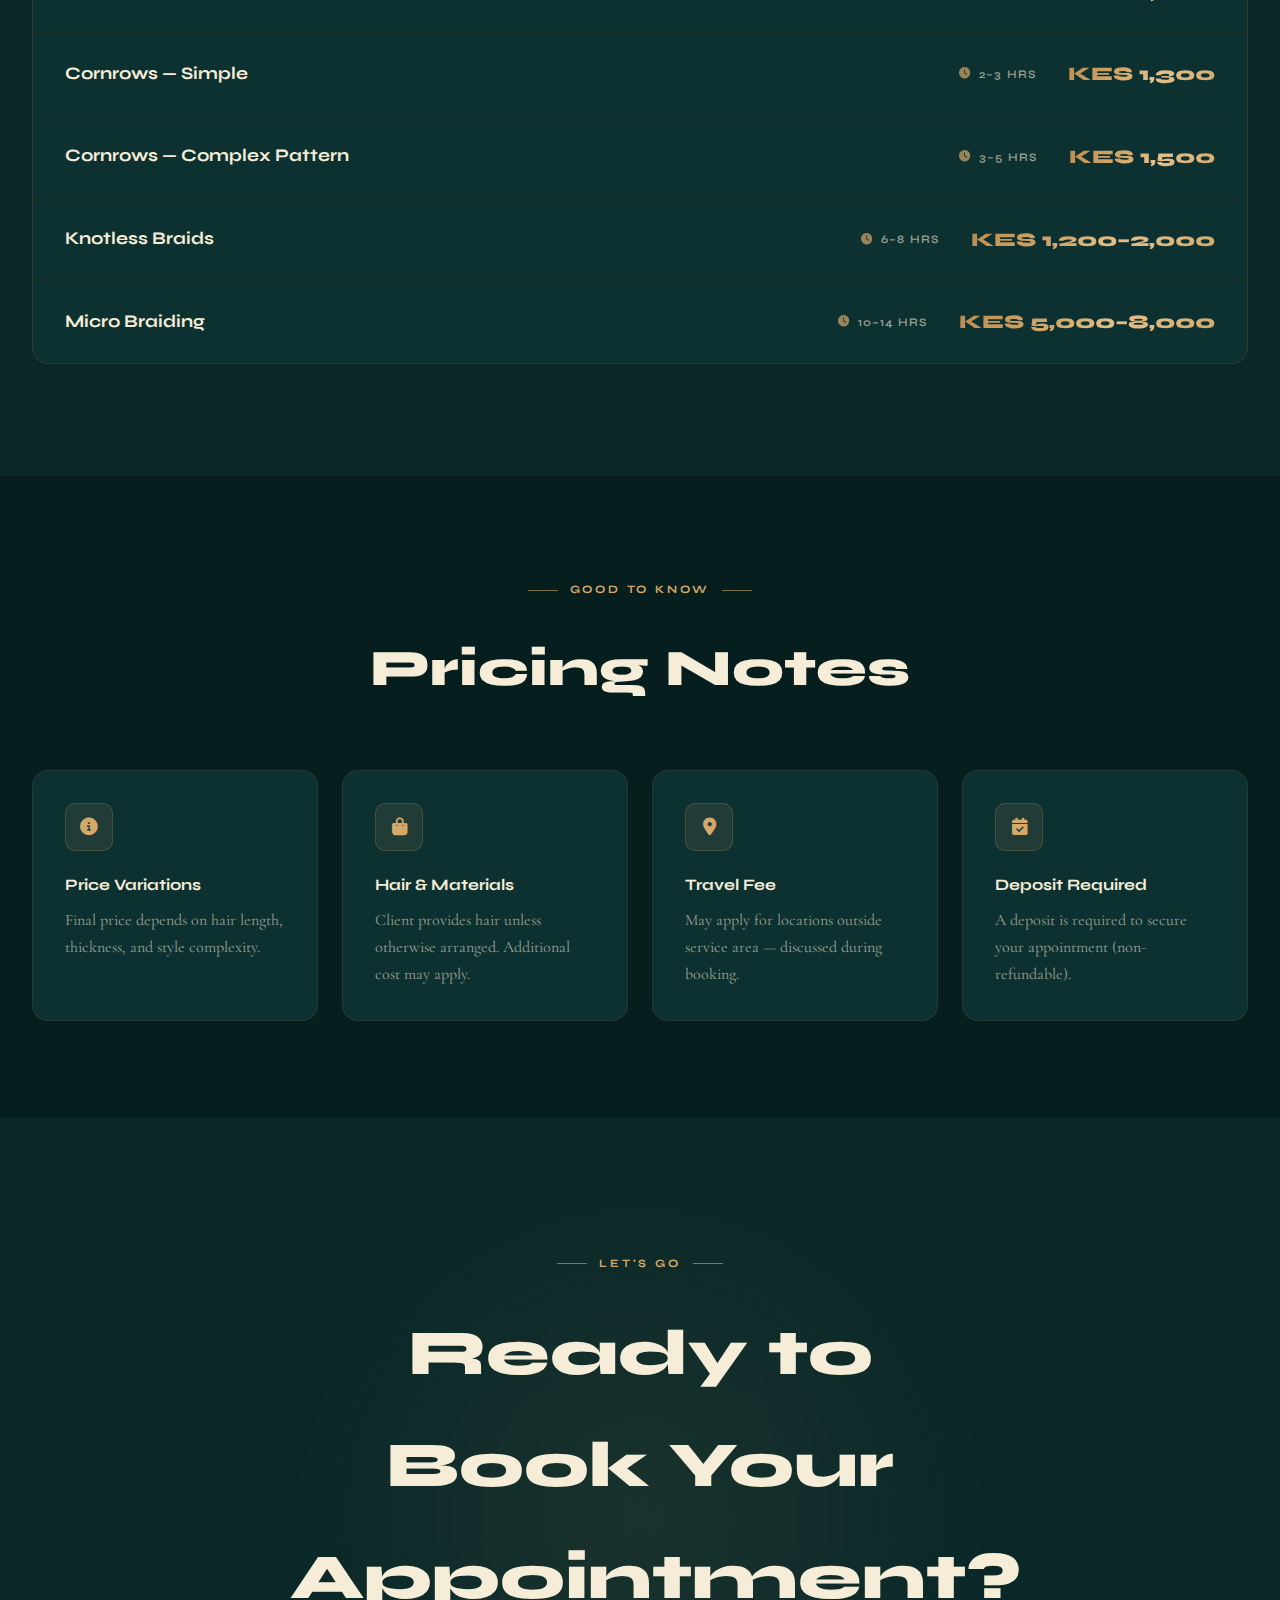
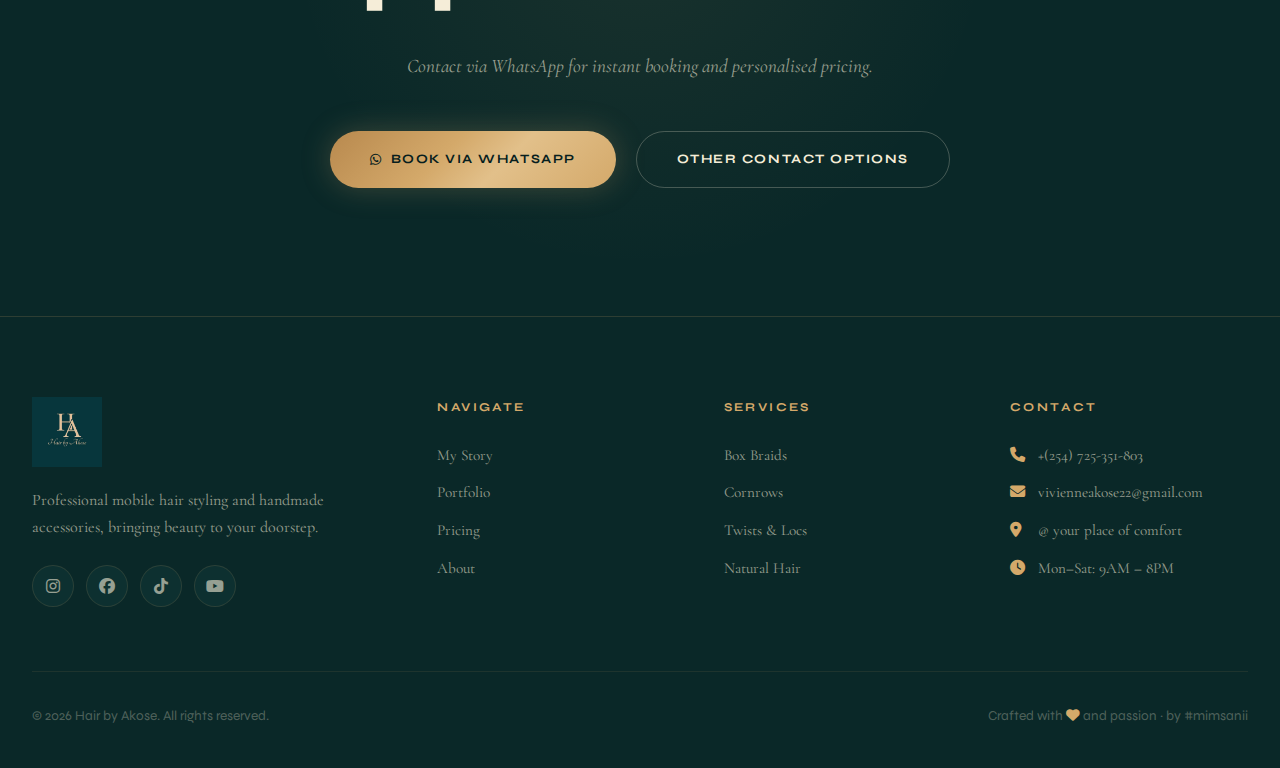
<file: pricing.html>
<!DOCTYPE html>
<html lang="en">
<head>
    <meta charset="UTF-8">
    <meta name="viewport" content="width=device-width, initial-scale=1.0">
    <meta name="description" content="Hair by Akose pricing - Affordable, transparent pricing for all hair styling services.">
    <title>Pricing | Hair by Akose</title>

    <link rel="preconnect" href="https://fonts.googleapis.com">
    <link rel="preconnect" href="https://fonts.gstatic.com" crossorigin>
    <link href="https://fonts.googleapis.com/css2?family=Cormorant+Garamond:ital,wght@0,300;0,400;0,600;0,700;1,300;1,400&family=Syne:wght@400;500;600;700;800&display=swap" rel="stylesheet">
    <link rel="stylesheet" href="https://cdnjs.cloudflare.com/ajax/libs/font-awesome/6.4.0/css/all.min.css">

    <style>
        :root {
            --teal-deep:  #0B3535;
            --teal:       #0F3D3E;
            --teal-mid:   #145254;
            --teal-light: #1A6466;
            --black:      #071E1E;
            --black-soft: #0A2828;
            --black-card: #0D3030;
            --black-edge: #113838;
            --gold:       #D4A96A;
            --gold-light: #E2C08A;
            --gold-dark:  #B8894E;
            --white:      #F5EDD8;
            --white-dim:  rgba(245,237,216,0.6);
            --grad-gold:  linear-gradient(135deg, #B8894E 0%, #D4A96A 40%, #E2C08A 60%, #D4A96A 100%);
            --font-display: 'Syne', sans-serif;
            --font-body:    'Cormorant Garamond', serif;
            --ease: cubic-bezier(0.16, 1, 0.3, 1);
        }

        *, *::before, *::after { margin:0; padding:0; box-sizing:border-box; }
        html { scroll-behavior: smooth; }
        body { font-family: var(--font-body); background: var(--black); color: var(--white); line-height: 1.75; overflow-x: hidden; }
        img { max-width:100%; height:auto; display:block; }
        a { text-decoration:none; color:inherit; transition: all 0.3s ease; }

        body::before { content:''; position:fixed; inset:0; background-image:url("data:image/svg+xml,%3Csvg viewBox='0 0 256 256' xmlns='http://www.w3.org/2000/svg'%3E%3Cfilter id='noise'%3E%3CfeTurbulence type='fractalNoise' baseFrequency='0.9' numOctaves='4' stitchTiles='stitch'/%3E%3C/filter%3E%3Crect width='100%25' height='100%25' filter='url(%23noise)' opacity='0.04'/%3E%3C/svg%3E"); pointer-events:none; z-index:9999; opacity:0.25; }

        .container { width:100%; max-width:1400px; margin:0 auto; padding:0 2rem; }
        .section-label { display:inline-flex; align-items:center; gap:0.75rem; font-family:var(--font-display); font-size:0.7rem; font-weight:700; letter-spacing:0.25em; text-transform:uppercase; color:var(--gold); margin-bottom:1.5rem; }
        .section-label::before, .section-label::after { content:''; display:block; width:30px; height:1px; background:var(--gold); opacity:0.6; }

        /* NAV */
        .nav { position:fixed; top:0; left:0; right:0; z-index:1000; padding:1.5rem 0; transition:all 0.4s ease; }
        .nav.scrolled { background:rgba(7,30,30,0.97); backdrop-filter:blur(20px); border-bottom:1px solid rgba(212,169,106,0.2); padding:1rem 0; }
        .nav-inner { max-width:1400px; margin:0 auto; padding:0 2rem; display:flex; justify-content:space-between; align-items:center; }
        .nav-logo img { height:55px; width:auto; object-fit:contain; }
        .nav-links { display:flex; list-style:none; gap:2.5rem; align-items:center; }
        .nav-links a { font-family:var(--font-display); font-size:0.78rem; font-weight:600; letter-spacing:0.1em; text-transform:uppercase; color:var(--white-dim); }
        .nav-links a:hover, .nav-links a.active-link { color:var(--gold); }
        .nav-links .nav-cta { padding:0.6rem 1.5rem; border:1px solid var(--gold); color:var(--gold); border-radius:100px; }
        .nav-links .nav-cta:hover { background:var(--gold); color:var(--black); }
        .hamburger { display:none; flex-direction:column; gap:5px; cursor:pointer; }
        .hamburger span { width:24px; height:2px; background:var(--white); border-radius:2px; }

        /* ── PAGE HERO ── */
        .page-hero {
            min-height: 60vh;
            display: grid;
            grid-template-columns: 1fr 1fr;
            gap: 4rem;
            align-items: center;
            padding: 10rem 2rem 6rem;
            max-width: 1400px;
            margin: 0 auto;
            position: relative;
        }
        .page-hero::before { content:''; position:fixed; top:0; left:0; right:0; bottom:0; background:radial-gradient(ellipse at 70% 40%, rgba(212,169,106,0.07) 0%, transparent 60%); pointer-events:none; z-index:0; }

        /* Vertical lines */
        .hero-lines { position:fixed; inset:0; pointer-events:none; z-index:0; }
        .hero-lines span { position:absolute; top:0; bottom:0; width:1px; background:linear-gradient(to bottom, transparent, rgba(212,169,106,0.08), transparent); }
        .hero-lines span:nth-child(1){left:20%} .hero-lines span:nth-child(2){left:40%}
        .hero-lines span:nth-child(3){left:60%} .hero-lines span:nth-child(4){left:80%}

        .hero-text { position:relative; z-index:2; animation: fadeUp 1s var(--ease) both; }
        @keyframes fadeUp { from{opacity:0;transform:translateY(30px)} to{opacity:1;transform:translateY(0)} }

        .hero-eyebrow { display:inline-flex; align-items:center; gap:0.75rem; font-family:var(--font-display); font-size:0.7rem; font-weight:700; letter-spacing:0.3em; text-transform:uppercase; color:var(--gold); margin-bottom:1.5rem; }
        .hero-eyebrow::before, .hero-eyebrow::after { content:''; width:30px; height:1px; background:var(--gold); opacity:0.5; }

        .page-title { font-family:var(--font-display); font-size:clamp(3rem,8vw,7rem); font-weight:800; line-height:0.95; letter-spacing:-0.03em; margin-bottom:1.5rem; }
        .page-title .gold { background:var(--grad-gold); -webkit-background-clip:text; -webkit-text-fill-color:transparent; background-clip:text; font-style:italic; }
        .page-subtitle { font-size:1.25rem; color:var(--white-dim); font-style:italic; line-height:1.7; margin-bottom:2.5rem; }

        /* Quick stats in hero */
        .hero-chips { display:flex; gap:1rem; flex-wrap:wrap; }
        .chip { display:inline-flex; align-items:center; gap:0.5rem; padding:0.5rem 1.1rem; background:var(--black-card); border:1px solid rgba(212,169,106,0.2); border-radius:100px; font-family:var(--font-display); font-size:0.72rem; font-weight:600; letter-spacing:0.08em; color:var(--white-dim); }
        .chip i { color:var(--gold); }

        /* ── CALCULATOR (right side of hero) ── */
        .calculator-wrap { position:relative; z-index:2; animation: fadeUp 1s var(--ease) 0.2s both; }
        .calculator-card {
            background: var(--black-card);
            border: 1px solid rgba(212,169,106,0.2);
            border-radius: 20px;
            padding: 2.5rem;
            box-shadow: 0 40px 80px rgba(0,0,0,0.5);
            position: relative;
            overflow: hidden;
        }
        .calculator-card::before { content:''; position:absolute; top:0; left:0; right:0; height:2px; background:var(--grad-gold); }
        .calculator-card h2 { font-family:var(--font-display); font-size:1.6rem; font-weight:800; color:var(--white); margin-bottom:0.4rem; }
        .calculator-card > p { font-size:1rem; color:var(--white-dim); margin-bottom:2rem; font-style:italic; }

        .calc-label { display:block; font-family:var(--font-display); font-size:0.72rem; font-weight:700; letter-spacing:0.15em; text-transform:uppercase; color:var(--gold); margin-bottom:0.6rem; }
        .calc-select {
            width:100%;
            padding: 1rem 1.25rem;
            background: var(--black-soft);
            border: 1px solid rgba(212,169,106,0.2);
            border-radius: 10px;
            color: var(--white);
            font-family: var(--font-body);
            font-size: 1.05rem;
            cursor: pointer;
            transition: border-color 0.3s ease;
            appearance: none;
            background-image: url("data:image/svg+xml,%3Csvg xmlns='http://www.w3.org/2000/svg' width='12' height='8' viewBox='0 0 12 8'%3E%3Cpath d='M1 1l5 5 5-5' stroke='%23D4A96A' stroke-width='1.5' fill='none' stroke-linecap='round'/%3E%3C/svg%3E");
            background-repeat: no-repeat;
            background-position: right 1.25rem center;
        }
        .calc-select:focus { outline:none; border-color:var(--gold); box-shadow:0 0 0 3px rgba(212,169,106,0.1); }
        .calc-select option { background: var(--black-card); color: var(--white); }

        /* Quote result */
        .quote-result {
            display: none;
            margin-top: 1.5rem;
            padding: 1.5rem;
            background: var(--black-soft);
            border: 1px solid rgba(212,169,106,0.25);
            border-radius: 12px;
            animation: fadeUp 0.4s var(--ease) both;
        }
        .quote-result.show { display:block; }
        .quote-name { font-family:var(--font-display); font-size:1.3rem; font-weight:700; color:var(--white); margin-bottom:1rem; }
        .quote-stats { display:grid; grid-template-columns:1fr 1fr; gap:1rem; margin-bottom:1.5rem; }
        .q-stat { background:var(--black-card); border-radius:10px; padding:1rem; text-align:center; border:1px solid rgba(212,169,106,0.1); }
        .q-stat .q-val { display:block; font-family:var(--font-display); font-size:1.3rem; font-weight:800; background:var(--grad-gold); -webkit-background-clip:text; -webkit-text-fill-color:transparent; background-clip:text; }
        .q-stat .q-lbl { font-family:var(--font-display); font-size:0.65rem; letter-spacing:0.15em; text-transform:uppercase; color:var(--white-dim); margin-top:0.2rem; display:block; }
        .btn-wa { display:flex; align-items:center; justify-content:center; gap:0.75rem; width:100%; padding:1rem; background:#25D366; color:white; font-family:var(--font-display); font-size:0.8rem; font-weight:700; letter-spacing:0.12em; text-transform:uppercase; border:none; border-radius:10px; cursor:pointer; transition:all 0.3s ease; }
        .btn-wa:hover { background:#1DAD52; transform:translateY(-2px); box-shadow:0 8px 24px rgba(37,211,102,0.3); }

        /* ── PRICING SECTION ── */
        .pricing-section { padding:7rem 0; background:var(--black-soft); }

        /* Category tabs */
        .cat-tabs { display:flex; gap:0.75rem; flex-wrap:wrap; justify-content:center; margin-bottom:3.5rem; }
        .cat-tab { padding:0.65rem 1.5rem; font-family:var(--font-display); font-size:0.75rem; font-weight:700; letter-spacing:0.1em; text-transform:uppercase; background:transparent; color:var(--white-dim); border:1px solid rgba(212,169,106,0.2); border-radius:100px; cursor:pointer; transition:all 0.3s ease; }
        .cat-tab:hover { border-color:var(--gold); color:var(--gold); }
        .cat-tab.active { background:var(--grad-gold); color:var(--black); border-color:transparent; box-shadow:0 4px 20px rgba(212,169,106,0.3); }

        /* Pricing panel */
        .pricing-panel { display:none; animation: fadeUp 0.4s var(--ease) both; }
        .pricing-panel.active { display:block; }

        .panel-header { display:flex; align-items:center; gap:1.5rem; margin-bottom:2.5rem; padding-bottom:2rem; border-bottom:1px solid rgba(212,169,106,0.15); }
        .panel-icon { width:64px; height:64px; border-radius:14px; background:rgba(212,169,106,0.1); border:1px solid rgba(212,169,106,0.2); display:flex; align-items:center; justify-content:center; font-size:1.75rem; color:var(--gold); }
        .panel-header h2 { font-family:var(--font-display); font-size:2.5rem; font-weight:800; color:var(--white); }
        .panel-header p { font-size:1.05rem; color:var(--white-dim); font-style:italic; }

        /* Price rows */
        .price-rows { display:grid; gap:1px; background:rgba(212,169,106,0.08); border-radius:16px; overflow:hidden; border:1px solid rgba(212,169,106,0.1); }
        .price-row {
            display: grid;
            grid-template-columns: 1fr auto auto;
            align-items: center;
            gap: 2rem;
            padding: 1.5rem 2rem;
            background: var(--black-card);
            transition: all 0.3s ease;
            cursor: pointer;
        }
        .price-row:hover { background:var(--black-edge); padding-left:2.5rem; }
        .price-row:hover .pr-name { color:var(--gold-light); }

        .pr-name { font-family:var(--font-display); font-size:1.1rem; font-weight:700; color:var(--white); transition:color 0.3s ease; }
        .pr-duration { font-family:var(--font-display); font-size:0.72rem; font-weight:600; letter-spacing:0.1em; text-transform:uppercase; color:var(--white-dim); display:flex; align-items:center; gap:0.4rem; }
        .pr-duration i { color:var(--gold); opacity:0.7; }
        .pr-price { font-family:var(--font-display); font-size:1.2rem; font-weight:800; background:var(--grad-gold); -webkit-background-clip:text; -webkit-text-fill-color:transparent; background-clip:text; white-space:nowrap; }

        .book-row-btn {
            display: none;
            padding: 0.4rem 1rem;
            background: transparent;
            border: 1px solid rgba(212,169,106,0.3);
            border-radius: 100px;
            color: var(--gold);
            font-family: var(--font-display);
            font-size: 0.65rem;
            font-weight: 700;
            letter-spacing: 0.1em;
            text-transform: uppercase;
            cursor: pointer;
            transition: all 0.3s ease;
            white-space: nowrap;
        }
        .price-row:hover .book-row-btn { display:block; }
        .book-row-btn:hover { background:var(--grad-gold); color:var(--black); border-color:transparent; }

        /* ── NOTES ── */
        .notes-section { padding:6rem 0; background:var(--black); }
        .notes-grid { display:grid; grid-template-columns:repeat(4,1fr); gap:1.5rem; margin-top:3.5rem; }
        .note-card { padding:2rem; background:var(--black-card); border:1px solid rgba(212,169,106,0.1); border-radius:16px; transition:all 0.3s ease; }
        .note-card:hover { border-color:rgba(212,169,106,0.3); transform:translateY(-4px); }
        .note-icon { width:48px; height:48px; border-radius:10px; background:rgba(212,169,106,0.1); border:1px solid rgba(212,169,106,0.2); display:flex; align-items:center; justify-content:center; font-size:1.1rem; color:var(--gold); margin-bottom:1.25rem; }
        .note-card h4 { font-family:var(--font-display); font-size:1rem; font-weight:700; color:var(--white); margin-bottom:0.5rem; }
        .note-card p { font-size:1rem; color:var(--white-dim); line-height:1.7; }

        /* ── CTA ── */
        .cta { padding:8rem 0; background:var(--black-soft); position:relative; overflow:hidden; }
        .cta::before { content:''; position:absolute; top:50%; left:50%; transform:translate(-50%,-50%); width:60vw; height:60vw; background:radial-gradient(ellipse, rgba(212,169,106,0.08) 0%, transparent 65%); pointer-events:none; }
        .cta-inner { text-align:center; max-width:700px; margin:0 auto; position:relative; z-index:2; }
        .cta-title { font-family:var(--font-display); font-size:clamp(2rem,5vw,4rem); font-weight:800; color:var(--white); margin-bottom:1rem; }
        .cta-text { font-size:1.2rem; color:var(--white-dim); font-style:italic; margin-bottom:3rem; }
        .cta-btns { display:flex; gap:1.25rem; justify-content:center; flex-wrap:wrap; }
        .btn-gold { display:inline-flex; align-items:center; gap:0.5rem; padding:1rem 2.5rem; background:var(--grad-gold); color:var(--black); font-family:var(--font-display); font-size:0.8rem; font-weight:700; letter-spacing:0.12em; text-transform:uppercase; border-radius:100px; transition:all 0.3s ease; box-shadow:0 0 30px rgba(212,169,106,0.25); border:none; cursor:pointer; }
        .btn-gold:hover { transform:translateY(-3px); box-shadow:0 10px 40px rgba(212,169,106,0.4); }
        .btn-ghost { display:inline-flex; align-items:center; gap:0.5rem; padding:1rem 2.5rem; background:transparent; color:var(--white); font-family:var(--font-display); font-size:0.8rem; font-weight:700; letter-spacing:0.12em; text-transform:uppercase; border-radius:100px; border:1px solid rgba(245,237,216,0.25); transition:all 0.3s ease; }
        .btn-ghost:hover { border-color:var(--gold); color:var(--gold); transform:translateY(-3px); }

        /* ── FOOTER ── */
        .footer { background:var(--black-soft); border-top:1px solid rgba(212,169,106,0.18); padding:5rem 0 2.5rem; }
        .footer-grid { display:grid; grid-template-columns:1.5fr repeat(3,1fr); gap:3rem; margin-bottom:4rem; }
        .footer-brand img { height:70px; width:auto; object-fit:contain; margin-bottom:1.25rem; }
        .footer-brand p { font-size:1rem; color:var(--white-dim); line-height:1.7; margin-bottom:1.5rem; }
        .socials { display:flex; gap:0.75rem; }
        .socials a { width:42px; height:42px; border-radius:50%; background:var(--black-card); border:1px solid rgba(212,169,106,0.15); display:flex; align-items:center; justify-content:center; font-size:1rem; color:var(--white-dim); transition:all 0.3s ease; }
        .socials a:hover { background:var(--gold); color:var(--black); border-color:var(--gold); transform:translateY(-3px); }
        .footer-col h4 { font-family:var(--font-display); font-size:0.75rem; font-weight:700; letter-spacing:0.2em; text-transform:uppercase; color:var(--gold); margin-bottom:1.5rem; }
        .footer-col ul { list-style:none; }
        .footer-col ul li { margin-bottom:0.7rem; font-size:0.95rem; color:var(--white-dim); transition:color 0.3s ease; }
        .footer-col ul li:hover { color:var(--white); }
        .footer-col ul li i { color:var(--gold); width:16px; margin-right:0.5rem; }
        .footer-col ul li a { color:inherit; }
        .footer-col ul li a:hover { color:var(--gold); }
        .footer-bottom { border-top:1px solid rgba(212,169,106,0.1); padding-top:2rem; display:flex; justify-content:space-between; align-items:center; flex-wrap:wrap; gap:1rem; font-size:0.85rem; color:rgba(245,237,216,0.3); font-family:var(--font-display); }

        /* MOBILE NAV */
        .mobile-nav { display:none; }

        /* RESPONSIVE */
        @media (max-width: 1024px) {
            .page-hero { grid-template-columns:1fr; gap:3rem; padding-top:9rem; }
            .notes-grid { grid-template-columns:repeat(2,1fr); }
            .footer-grid { grid-template-columns:1fr 1fr; gap:2.5rem; }
        }
        @media (max-width: 768px) {
            .nav-links { display:none; }
            .hamburger { display:flex; }
            .price-row { grid-template-columns:1fr; gap:0.5rem; }
            .pr-price { font-size:1rem; }
            .notes-grid { grid-template-columns:1fr; }
            .footer-grid { grid-template-columns:1fr; }
            .footer-bottom { flex-direction:column; text-align:center; }
            .mobile-nav { display:flex; position:fixed; bottom:0; left:0; right:0; background:rgba(7,30,30,0.99); border-top:1px solid rgba(212,169,106,0.15); backdrop-filter:blur(20px); z-index:1000; padding:0.75rem 0 1rem; }
            .mobile-nav a { flex:1; display:flex; flex-direction:column; align-items:center; gap:0.3rem; font-family:var(--font-display); font-size:0.6rem; letter-spacing:0.1em; text-transform:uppercase; color:var(--white-dim); }
            .mobile-nav a.active, .mobile-nav a:hover { color:var(--gold); }
            .mobile-nav a i { font-size:1.2rem; }
            body { padding-bottom:4.5rem; }
            .quote-stats { grid-template-columns:1fr; }
        }
    </style>
</head>
<body>

    <!-- NAV -->
    <nav class="nav" id="mainNav">
        <div class="nav-inner">
            <div class="nav-logo">
                <a href="index.html"><img src="assets/images/logo.jpeg" alt="Hair by Akose"></a>
            </div>
            <ul class="nav-links">
                <li><a href="index.html">Home</a></li>
                <li><a href="index.html#story">Story</a></li>
                <li><a href="portfolio.html">Portfolio</a></li>
                <li><a href="pricing.html" class="active-link">Pricing</a></li>
                <li><a href="index.html#about">About</a></li>
                <li><a href="contact.html" class="nav-cta">Book Now</a></li>
            </ul>
            <div class="hamburger" id="hamburger">
                <span></span><span></span><span></span>
            </div>
        </div>
    </nav>

    <!-- HERO + CALCULATOR -->
    <div style="background:var(--black); padding-bottom:0;">
        <div class="hero-lines"><span></span><span></span><span></span><span></span></div>
        <div class="page-hero">
            <!-- Left: text -->
            <div class="hero-text">
                <div class="hero-eyebrow">Transparent Pricing</div>
                <h1 class="page-title">
                    Fair Prices,<br>
                    <span class="gold">Beautiful Hair</span>
                </h1>
                <p class="page-subtitle">No hidden fees. No surprises. Just honest pricing for gorgeous results at your doorstep.</p>
                <div class="hero-chips">
                    <span class="chip"><i class="fas fa-check-circle"></i> No hidden fees</span>
                    <span class="chip"><i class="fas fa-map-marker-alt"></i> Mobile service</span>
                    <span class="chip"><i class="fas fa-whatsapp fab"></i> WhatsApp booking</span>
                    <span class="chip"><i class="fas fa-clock"></i> Flexible hours</span>
                </div>
            </div>

            <!-- Right: calculator -->
            <div class="calculator-wrap">
                <div class="calculator-card">
                    <h2>Quick Quote</h2>
                    <p>Select a service for instant pricing</p>

                    <label class="calc-label" for="serviceSelect">Choose Service</label>
                    <select class="calc-select" id="serviceSelect">
                        <option value="">— Select a service —</option>
                        <optgroup label="✦ Braids">
                            <option value="box-braids-small">Box Braids — Small</option>
                            <option value="box-braids-medium">Box Braids — Medium</option>
                            <option value="box-braids-jumbo">Box Braids — Jumbo</option>
                            <option value="cornrows-simple">Cornrows — Simple</option>
                            <option value="cornrows-complex">Cornrows — Complex</option>
                            <option value="knotless-braids">Knotless Braids</option>
                            <option value="micro-braiding">Micro Braiding</option>
                        </optgroup>
                        <optgroup label="✦ Twists">
                            <option value="senegalese-twists">Senegalese Twists</option>
                            <option value="marley-twists">Marley Twists</option>
                            <option value="passion-twists">Passion Twists</option>
                            <option value="kinky-twists">Kinky Twists</option>
                            <option value="twist-out">Twist Out</option>
                        </optgroup>
                        <optgroup label="✦ Weaves & Natural">
                            <option value="weave-install">Weave Install</option>
                            <option value="wig-lines">Wig Lines</option>
                            <option value="natural-styling">Natural Hair Styling</option>
                            <option value="bridal-styling">Bridal Styling</option>
                        </optgroup>
                        <optgroup label="✦ Children's">
                            <option value="kids-braids">Kids Braids</option>
                            <option value="kids-twists">Kids Twists</option>
                            <option value="kids-cornrows">Kids Cornrows</option>
                        </optgroup>
                        <optgroup label="✦ Locs">
                            <option value="micro-locs">Micro Locs</option>
                            <option value="micro-locs-retie">Micro Locs Retie</option>
                            <option value="locs-retouch">Locs Retouch</option>
                        </optgroup>
                    </select>

                    <div class="quote-result" id="quoteResult">
                        <div class="quote-name" id="quoteName"></div>
                        <div class="quote-stats">
                            <div class="q-stat">
                                <span class="q-val" id="quotePrice"></span>
                                <span class="q-lbl">KES Price</span>
                            </div>
                            <div class="q-stat">
                                <span class="q-val" id="quoteTime"></span>
                                <span class="q-lbl">Hours</span>
                            </div>
                        </div>
                        <button class="btn-wa" id="whatsappBookBtn">
                            <i class="fab fa-whatsapp"></i> Book via WhatsApp
                        </button>
                    </div>
                </div>
            </div>
        </div>
    </div>

    <!-- PRICING TABLES (tabbed) -->
    <section class="pricing-section" id="pricing">
        <div class="container">
            <div style="text-align:center; margin-bottom:1rem;">
                <span class="section-label">Full Price List</span>
                <h2 style="font-family:var(--font-display); font-size:clamp(2rem,4vw,3.5rem); font-weight:800; color:var(--white); margin-bottom:2rem;">All Services</h2>
            </div>

            <!-- Category tabs -->
            <div class="cat-tabs">
                <button class="cat-tab active" data-tab="braids"><i class="fas fa-sparkles"></i> Braids</button>
                <button class="cat-tab" data-tab="twists"><i class="fas fa-leaf"></i> Twists</button>
                <button class="cat-tab" data-tab="weaves"><i class="fas fa-gem"></i> Weaves & Natural</button>
                <button class="cat-tab" data-tab="kids"><i class="fas fa-child"></i> Children's</button>
                <button class="cat-tab" data-tab="locs"><i class="fas fa-spa"></i> Locs</button>
            </div>

            <!-- Braids Panel -->
            <div class="pricing-panel active" id="panel-braids">
                <div class="panel-header">
                    <div class="panel-icon"><i class="fas fa-sparkles"></i></div>
                    <div>
                        <h2>Braids</h2>
                        <p>Classic & knotless braiding styles for every occasion</p>
                    </div>
                </div>
                <div class="price-rows">
                    <div class="price-row" data-service="box-braids-small">
                        <div><div class="pr-name">Box Braids — Small</div></div>
                        <div class="pr-duration"><i class="fas fa-clock"></i> 8–10 hrs</div>
                        <div style="display:flex;align-items:center;gap:1rem;"><div class="pr-price">KES 2,000</div><button class="book-row-btn">Book</button></div>
                    </div>
                    <div class="price-row" data-service="box-braids-medium">
                        <div><div class="pr-name">Box Braids — Medium</div></div>
                        <div class="pr-duration"><i class="fas fa-clock"></i> 6–8 hrs</div>
                        <div style="display:flex;align-items:center;gap:1rem;"><div class="pr-price">KES 1,500</div><button class="book-row-btn">Book</button></div>
                    </div>
                    <div class="price-row" data-service="box-braids-jumbo">
                        <div><div class="pr-name">Box Braids — Jumbo</div></div>
                        <div class="pr-duration"><i class="fas fa-clock"></i> 4–6 hrs</div>
                        <div style="display:flex;align-items:center;gap:1rem;"><div class="pr-price">KES 1,200</div><button class="book-row-btn">Book</button></div>
                    </div>
                    <div class="price-row" data-service="cornrows-simple">
                        <div><div class="pr-name">Cornrows — Simple</div></div>
                        <div class="pr-duration"><i class="fas fa-clock"></i> 2–3 hrs</div>
                        <div style="display:flex;align-items:center;gap:1rem;"><div class="pr-price">KES 1,300</div><button class="book-row-btn">Book</button></div>
                    </div>
                    <div class="price-row" data-service="cornrows-complex">
                        <div><div class="pr-name">Cornrows — Complex Pattern</div></div>
                        <div class="pr-duration"><i class="fas fa-clock"></i> 3–5 hrs</div>
                        <div style="display:flex;align-items:center;gap:1rem;"><div class="pr-price">KES 1,500</div><button class="book-row-btn">Book</button></div>
                    </div>
                    <div class="price-row" data-service="knotless-braids">
                        <div><div class="pr-name">Knotless Braids</div></div>
                        <div class="pr-duration"><i class="fas fa-clock"></i> 6–8 hrs</div>
                        <div style="display:flex;align-items:center;gap:1rem;"><div class="pr-price">KES 1,200–2,000</div><button class="book-row-btn">Book</button></div>
                    </div>
                    <div class="price-row" data-service="micro-braiding">
                        <div><div class="pr-name">Micro Braiding</div></div>
                        <div class="pr-duration"><i class="fas fa-clock"></i> 10–14 hrs</div>
                        <div style="display:flex;align-items:center;gap:1rem;"><div class="pr-price">KES 5,000–8,000</div><button class="book-row-btn">Book</button></div>
                    </div>
                </div>
            </div>

            <!-- Twists Panel -->
            <div class="pricing-panel" id="panel-twists">
                <div class="panel-header">
                    <div class="panel-icon"><i class="fas fa-leaf"></i></div>
                    <div>
                        <h2>Twists</h2>
                        <p>Natural, elegant twist styles for healthy hair</p>
                    </div>
                </div>
                <div class="price-rows">
                    <div class="price-row" data-service="senegalese-twists">
                        <div><div class="pr-name">Senegalese Twists</div></div>
                        <div class="pr-duration"><i class="fas fa-clock"></i> 5–7 hrs</div>
                        <div style="display:flex;align-items:center;gap:1rem;"><div class="pr-price">KES 1,500–2,000</div><button class="book-row-btn">Book</button></div>
                    </div>
                    <div class="price-row" data-service="marley-twists">
                        <div><div class="pr-name">Marley Twists</div></div>
                        <div class="pr-duration"><i class="fas fa-clock"></i> 5–7 hrs</div>
                        <div style="display:flex;align-items:center;gap:1rem;"><div class="pr-price">KES 1,500–2,000</div><button class="book-row-btn">Book</button></div>
                    </div>
                    <div class="price-row" data-service="passion-twists">
                        <div><div class="pr-name">Passion Twists</div></div>
                        <div class="pr-duration"><i class="fas fa-clock"></i> 6–8 hrs</div>
                        <div style="display:flex;align-items:center;gap:1rem;"><div class="pr-price">KES 1,500–2,000</div><button class="book-row-btn">Book</button></div>
                    </div>
                    <div class="price-row" data-service="kinky-twists">
                        <div><div class="pr-name">Kinky Twists</div></div>
                        <div class="pr-duration"><i class="fas fa-clock"></i> 5–7 hrs</div>
                        <div style="display:flex;align-items:center;gap:1rem;"><div class="pr-price">KES 1,500–2,000</div><button class="book-row-btn">Book</button></div>
                    </div>
                    <div class="price-row" data-service="twist-out">
                        <div><div class="pr-name">Twist Out</div></div>
                        <div class="pr-duration"><i class="fas fa-clock"></i> 1.5–2 hrs</div>
                        <div style="display:flex;align-items:center;gap:1rem;"><div class="pr-price">KES 1,000–1,500</div><button class="book-row-btn">Book</button></div>
                    </div>
                </div>
            </div>

            <!-- Weaves & Natural Panel -->
            <div class="pricing-panel" id="panel-weaves">
                <div class="panel-header">
                    <div class="panel-icon"><i class="fas fa-gem"></i></div>
                    <div>
                        <h2>Weaves & Natural Hair</h2>
                        <p>Extensions, installs, and natural hair care</p>
                    </div>
                </div>
                <div class="price-rows">
                    <div class="price-row" data-service="weave-install">
                        <div><div class="pr-name">Weave Install</div></div>
                        <div class="pr-duration"><i class="fas fa-clock"></i> 4–6 hrs</div>
                        <div style="display:flex;align-items:center;gap:1rem;"><div class="pr-price">KES 1,500–2,000</div><button class="book-row-btn">Book</button></div>
                    </div>
                    <div class="price-row" data-service="wig-lines">
                        <div><div class="pr-name">Wig Lines</div></div>
                        <div class="pr-duration"><i class="fas fa-clock"></i> 1–2 hrs</div>
                        <div style="display:flex;align-items:center;gap:1rem;"><div class="pr-price">KES 500–1,000</div><button class="book-row-btn">Book</button></div>
                    </div>
                    <div class="price-row" data-service="natural-styling">
                        <div><div class="pr-name">Natural Hair Styling</div></div>
                        <div class="pr-duration"><i class="fas fa-clock"></i> 2–4 hrs</div>
                        <div style="display:flex;align-items:center;gap:1rem;"><div class="pr-price">KES 1,000–1,800</div><button class="book-row-btn">Book</button></div>
                    </div>
                    <div class="price-row" data-service="bridal-styling">
                        <div><div class="pr-name">Bridal Styling</div></div>
                        <div class="pr-duration"><i class="fas fa-clock"></i> 3–5 hrs</div>
                        <div style="display:flex;align-items:center;gap:1rem;"><div class="pr-price">KES 1,800–2,000</div><button class="book-row-btn">Book</button></div>
                    </div>
                </div>
            </div>

            <!-- Kids Panel -->
            <div class="pricing-panel" id="panel-kids">
                <div class="panel-header">
                    <div class="panel-icon"><i class="fas fa-child"></i></div>
                    <div>
                        <h2>Children's Styles</h2>
                        <p>Gentle, fun styles for little ones</p>
                    </div>
                </div>
                <div class="price-rows">
                    <div class="price-row" data-service="kids-braids">
                        <div><div class="pr-name">Kids Braids</div></div>
                        <div class="pr-duration"><i class="fas fa-clock"></i> 2–4 hrs</div>
                        <div style="display:flex;align-items:center;gap:1rem;"><div class="pr-price">KES 1,000</div><button class="book-row-btn">Book</button></div>
                    </div>
                    <div class="price-row" data-service="kids-twists">
                        <div><div class="pr-name">Kids Twists</div></div>
                        <div class="pr-duration"><i class="fas fa-clock"></i> 2–3 hrs</div>
                        <div style="display:flex;align-items:center;gap:1rem;"><div class="pr-price">KES 1,000</div><button class="book-row-btn">Book</button></div>
                    </div>
                    <div class="price-row" data-service="kids-cornrows">
                        <div><div class="pr-name">Kids Cornrows</div></div>
                        <div class="pr-duration"><i class="fas fa-clock"></i> 1–2 hrs</div>
                        <div style="display:flex;align-items:center;gap:1rem;"><div class="pr-price">KES 800</div><button class="book-row-btn">Book</button></div>
                    </div>
                </div>
            </div>

            <!-- Locs Panel -->
            <div class="pricing-panel" id="panel-locs">
                <div class="panel-header">
                    <div class="panel-icon"><i class="fas fa-spa"></i></div>
                    <div>
                        <h2>Locs Maintenance</h2>
                        <p>Professional loc care & maintenance services</p>
                    </div>
                </div>
                <div class="price-rows">
                    <div class="price-row" data-service="micro-locs">
                        <div><div class="pr-name">Micro Locs</div></div>
                        <div class="pr-duration"><i class="fas fa-clock"></i> 12–16 hrs</div>
                        <div style="display:flex;align-items:center;gap:1rem;"><div class="pr-price">KES 6,000</div><button class="book-row-btn">Book</button></div>
                    </div>
                    <div class="price-row" data-service="micro-locs-retie">
                        <div><div class="pr-name">Micro Locs Retie</div></div>
                        <div class="pr-duration"><i class="fas fa-clock"></i> 6–8 hrs</div>
                        <div style="display:flex;align-items:center;gap:1rem;"><div class="pr-price">KES 2,500–3,500</div><button class="book-row-btn">Book</button></div>
                    </div>
                    <div class="price-row" data-service="locs-retouch">
                        <div><div class="pr-name">Locs Retouch</div></div>
                        <div class="pr-duration"><i class="fas fa-clock"></i> 2–3 hrs</div>
                        <div style="display:flex;align-items:center;gap:1rem;"><div class="pr-price">KES 1,200–1,500</div><button class="book-row-btn">Book</button></div>
                    </div>
                </div>
            </div>
        </div>
    </section>

    <!-- NOTES -->
    <section class="notes-section">
        <div class="container">
            <div style="text-align:center;">
                <span class="section-label">Good to Know</span>
                <h2 style="font-family:var(--font-display); font-size:clamp(2rem,4vw,3.5rem); font-weight:800; color:var(--white);">Pricing Notes</h2>
            </div>
            <div class="notes-grid">
                <div class="note-card">
                    <div class="note-icon"><i class="fas fa-info-circle"></i></div>
                    <h4>Price Variations</h4>
                    <p>Final price depends on hair length, thickness, and style complexity.</p>
                </div>
                <div class="note-card">
                    <div class="note-icon"><i class="fas fa-shopping-bag"></i></div>
                    <h4>Hair & Materials</h4>
                    <p>Client provides hair unless otherwise arranged. Additional cost may apply.</p>
                </div>
                <div class="note-card">
                    <div class="note-icon"><i class="fas fa-map-marker-alt"></i></div>
                    <h4>Travel Fee</h4>
                    <p>May apply for locations outside service area — discussed during booking.</p>
                </div>
                <div class="note-card">
                    <div class="note-icon"><i class="fas fa-calendar-check"></i></div>
                    <h4>Deposit Required</h4>
                    <p>A deposit is required to secure your appointment (non-refundable).</p>
                </div>
            </div>
        </div>
    </section>

    <!-- CTA -->
    <section class="cta">
        <div class="container">
            <div class="cta-inner">
                <span class="section-label">Let's Go</span>
                <h2 class="cta-title">Ready to Book Your Appointment?</h2>
                <p class="cta-text">Contact via WhatsApp for instant booking and personalised pricing.</p>
                <div class="cta-btns">
                    <a href="https://wa.me/+254725351803?text=Hi%20Akose!%20I'd%20like%20to%20book%20an%20appointment." class="btn-gold" target="_blank"><i class="fab fa-whatsapp"></i> Book via WhatsApp</a>
                    <a href="contact.html" class="btn-ghost">Other Contact Options</a>
                </div>
            </div>
        </div>
    </section>

    <!-- FOOTER -->
    <footer class="footer">
        <div class="container">
            <div class="footer-grid">
                <div class="footer-brand">
                    <img src="assets/images/logo.jpeg" alt="Hair by Akose">
                    <p>Professional mobile hair styling and handmade accessories, bringing beauty to your doorstep.</p>
                    <div class="socials">
                        <a href="https://www.instagram.com/hairbyakose?igsh=YW1pdTc0ZzBua2p4&utm_source=qr" aria-label="Instagram"><i class="fab fa-instagram"></i></a>
                        <a href="https://web.facebook.com/vivienne.akose" aria-label="Facebook"><i class="fab fa-facebook"></i></a>
                        <a href="https://www.tiktok.com/@hairbyakose?_r=1&_t=ZS-93RrembQpYD" aria-label="TikTok"><i class="fab fa-tiktok"></i></a>
                        <a href="http://www.youtube.com/@vivienneakose8306" aria-label="YouTube"><i class="fab fa-youtube"></i></a>
                    </div>
                </div>
                <div class="footer-col">
                    <h4>Navigate</h4>
                    <ul>
                        <li><a href="index.html#story">My Story</a></li>
                        <li><a href="portfolio.html">Portfolio</a></li>
                        <li><a href="pricing.html">Pricing</a></li>
                        <li><a href="index.html#about">About</a></li>
                    </ul>
                </div>
                <div class="footer-col">
                    <h4>Services</h4>
                    <ul>
                        <li><a href="index.html#services">Box Braids</a></li>
                        <li><a href="index.html#services">Cornrows</a></li>
                        <li><a href="index.html#services">Twists & Locs</a></li>
                        <li><a href="index.html#services">Natural Hair</a></li>
                    </ul>
                </div>
                <div class="footer-col">
                    <h4>Contact</h4>
                    <ul>
                        <li><i class="fas fa-phone"></i> +(254) 725-351-803</li>
                        <li><i class="fas fa-envelope"></i><a href="mailto:vivienneakose22@gmail.com"> vivienneakose22@gmail.com</a></li>
                        <li><i class="fas fa-map-marker-alt"></i> @ your place of comfort</li>
                        <li><i class="fas fa-clock"></i> Mon–Sat: 9AM – 8PM</li>
                    </ul>
                </div>
            </div>
            <div class="footer-bottom">
                <span>&copy; 2026 Hair by Akose. All rights reserved.</span>
                <span>Crafted with <i class="fas fa-heart" style="color:var(--gold)"></i> and passion · by #mimsanii</span>
            </div>
        </div>
    </footer>

    <!-- MOBILE NAV -->
    <nav class="mobile-nav">
        <a href="index.html"><i class="fas fa-home"></i><span>Home</span></a>
        <a href="index.html#services"><i class="fas fa-scissors"></i><span>Services</span></a>
        <a href="pricing.html" class="active"><i class="fas fa-tags"></i><span>Pricing</span></a>
        <a href="contact.html"><i class="fas fa-calendar"></i><span>Book</span></a>
    </nav>

    <script>
        // Sticky nav
        const nav = document.getElementById('mainNav');
        window.addEventListener('scroll', () => nav.classList.toggle('scrolled', window.scrollY > 60));

        // Service data
        const WHATSAPP = '+254725351803';
        const services = {
            'box-braids-small':   { name:'Box Braids — Small',          price:'2,000',       time:'8–10' },
            'box-braids-medium':  { name:'Box Braids — Medium',         price:'1,500',       time:'6–8'  },
            'box-braids-jumbo':   { name:'Box Braids — Jumbo',          price:'1,200',       time:'4–6'  },
            'cornrows-simple':    { name:'Cornrows — Simple',           price:'1,300',       time:'2–3'  },
            'cornrows-complex':   { name:'Cornrows — Complex',          price:'1,500',       time:'3–5'  },
            'knotless-braids':    { name:'Knotless Braids',             price:'1,200–2,000', time:'6–8'  },
            'micro-braiding':     { name:'Micro Braiding',              price:'5,000–8,000', time:'10–14'},
            'senegalese-twists':  { name:'Senegalese Twists',           price:'1,500–2,000', time:'5–7'  },
            'marley-twists':      { name:'Marley Twists',               price:'1,500–2,000', time:'5–7'  },
            'passion-twists':     { name:'Passion Twists',              price:'1,500–2,000', time:'6–8'  },
            'kinky-twists':       { name:'Kinky Twists',                price:'1,500–2,000', time:'5–7'  },
            'twist-out':          { name:'Twist Out',                   price:'1,000–1,500', time:'1.5–2'},
            'weave-install':      { name:'Weave Install',               price:'1,500–2,000', time:'4–6'  },
            'wig-lines':          { name:'Wig Lines',                   price:'500–1,000',   time:'1–2'  },
            'natural-styling':    { name:'Natural Hair Styling',        price:'1,000–1,800', time:'2–4'  },
            'bridal-styling':     { name:'Bridal Styling',              price:'1,800–2,000', time:'3–5'  },
            'kids-braids':        { name:'Kids Braids',                 price:'1,000',       time:'2–4'  },
            'kids-twists':        { name:'Kids Twists',                 price:'1,000',       time:'2–3'  },
            'kids-cornrows':      { name:'Kids Cornrows',               price:'800',         time:'1–2'  },
            'micro-locs':         { name:'Micro Locs',                  price:'6,000',       time:'12–16'},
            'micro-locs-retie':   { name:'Micro Locs Retie',            price:'2,500–3,500', time:'6–8'  },
            'locs-retouch':       { name:'Locs Retouch',                price:'1,200–1,500', time:'2–3'  },
        };

        function bookWhatsApp(svc) {
            const s = services[svc];
            if (!s) return;
            const msg = `Hi Akose! 👋\n\nI'd like to book an appointment for:\n\n📌 Service: ${s.name}\n💰 Price: KES ${s.price}\n⏱️ Duration: ${s.time} hours\n\nPlease let me know your available dates. Thank you!`;
            window.open(`https://wa.me/${WHATSAPP}?text=${encodeURIComponent(msg)}`, '_blank');
        }

        // Calculator
        const sel = document.getElementById('serviceSelect');
        const res = document.getElementById('quoteResult');
        sel.addEventListener('change', function() {
            const s = services[this.value];
            if (!s) { res.classList.remove('show'); return; }
            document.getElementById('quoteName').textContent  = s.name;
            document.getElementById('quotePrice').textContent = s.price;
            document.getElementById('quoteTime').textContent  = s.time;
            res.classList.add('show');
            document.getElementById('whatsappBookBtn').onclick = () => bookWhatsApp(this.value);
        });

        // Tab switching
        document.querySelectorAll('.cat-tab').forEach(tab => {
            tab.addEventListener('click', function() {
                document.querySelectorAll('.cat-tab').forEach(t => t.classList.remove('active'));
                document.querySelectorAll('.pricing-panel').forEach(p => p.classList.remove('active'));
                this.classList.add('active');
                document.getElementById('panel-' + this.dataset.tab).classList.add('active');
            });
        });

        // Row book buttons
        document.querySelectorAll('.price-row').forEach(row => {
            const btn = row.querySelector('.book-row-btn');
            if (btn) btn.addEventListener('click', (e) => {
                e.stopPropagation();
                bookWhatsApp(row.dataset.service);
            });
            // Click row → scroll to calculator & pre-select
            row.addEventListener('click', () => {
                sel.value = row.dataset.service;
                sel.dispatchEvent(new Event('change'));
                document.querySelector('.calculator-card').scrollIntoView({ behavior:'smooth', block:'center' });
            });
        });

        console.log('Pricing page initialized ✨');
    </script>
</body>
</html>
</file>
<file: assets/css/style.css>
/* ==========================================
   HAIR BY AKOSE - MAIN STYLESHEET
   Bold, Sophisticated, Afrocentric Modern
   ========================================== */

:root {
    /* Color Palette - Dark Teal & Gold (from logo) */
    --primary: #0F3D3E;          /* Dark Teal/Cyan (from logo) */
    --primary-light: #1A5F61;    /* Light Teal */
    --primary-dark: #0A2C2D;     /* Darker Teal */
    --accent: #D4A574;           /* Champagne Gold (from logo) */
    --accent-light: #E6C89A;     /* Light Gold */
    --accent-dark: #B88B5C;      /* Dark Gold */
    
    /* Gradient Combinations */
    --gradient-primary: linear-gradient(135deg, #0F3D3E 0%, #1A5F61 50%, #0A2C2D 100%);
    --gradient-accent: linear-gradient(135deg, #D4A574 0%, #E6C89A 100%);
    --gradient-hero: linear-gradient(135deg, #0A2C2D 0%, #0F3D3E 50%, #1A5F61 100%);
    --gradient-overlay: linear-gradient(180deg, rgba(15, 61, 62, 0.95) 0%, rgba(26, 95, 97, 0.85) 100%);
    
    --text-primary: #0F3D3E;     /* Dark Teal for text */
    --text-secondary: #4A4A4A;   /* Dark Gray */
    --text-light: #7A7A7A;       /* Medium Gray */
    
    --bg-primary: #FFFFFF;       /* White */
    --bg-secondary: #F8FAFA;     /* Very Light Teal */
    --bg-tertiary: #E8F2F2;      /* Light Teal Tint */
    
    --border-color: #D4E5E5;     /* Soft Teal */
    
    /* Typography */
    --font-display: 'Syne', sans-serif;
    --font-body: 'Cormorant Garamond', serif;
    
    /* Spacing */
    --space-xs: 0.5rem;
    --space-sm: 1rem;
    --space-md: 2rem;
    --space-lg: 4rem;
    --space-xl: 6rem;
    
    /* Transitions */
    --transition-fast: 0.2s ease;
    --transition-base: 0.3s ease;
    --transition-slow: 0.5s ease;
    
    /* Shadows */
    --shadow-sm: 0 2px 8px rgba(0, 0, 0, 0.08);
    --shadow-md: 0 4px 16px rgba(0, 0, 0, 0.12);
    --shadow-lg: 0 8px 32px rgba(0, 0, 0, 0.16);
    
    /* Border Radius */
    --radius-sm: 8px;
    --radius-md: 16px;
    --radius-lg: 24px;
    --radius-full: 9999px;
}

/* ==========================================
   RESET & BASE STYLES
   ========================================== */

* {
    margin: 0;
    padding: 0;
    box-sizing: border-box;
}

html {
    scroll-behavior: smooth;
    font-size: 16px;
    scroll-padding-top: 100px; /* Accounts for sticky nav */
}

body {
    font-family: var(--font-body);
    color: var(--text-primary);
    background: var(--bg-primary);
    line-height: 1.7;
    overflow-x: hidden;
    position: relative;
    min-height: 100vh;
}

h1, h2, h3, h4, h5, h6 {
    font-family: var(--font-display);
    font-weight: 700;
    line-height: 1.2;
    letter-spacing: -0.02em;
}

img {
    max-width: 100%;
    height: auto;
    display: block;
}

a {
    text-decoration: none;
    color: inherit;
    transition: var(--transition-base);
}

button {
    font-family: inherit;
    border: none;
    cursor: pointer;
    transition: var(--transition-base);
}

/* ==========================================
   UTILITY CLASSES
   ========================================== */

.container {
    width: 100%;
    max-width: 1400px;
    margin: 0 auto;
    padding: 0 var(--space-md);
}

.text-center {
    text-align: center;
}

/* ==========================================
   DESKTOP NAVIGATION
   ========================================== */

.desktop-nav {
    position: fixed;
    top: 0;
    left: 0;
    right: 0;
    background: linear-gradient(
        135deg,
        rgba(15, 61, 62, 0.95) 0%,
        rgba(26, 95, 97, 0.9) 50%,
        rgba(15, 61, 62, 0.95) 100%
    );
    background-size: 200% 200%;
    animation: gradientShift 8s ease infinite;
    backdrop-filter: blur(15px);
    -webkit-backdrop-filter: blur(15px);
    z-index: 1000;
    border-bottom: 1px solid rgba(212, 165, 116, 0.3);
    box-shadow: 0 4px 20px rgba(0, 0, 0, 0.1);
    transition: all var(--transition-base);
}

.desktop-nav::before {
    content: '';
    position: absolute;
    top: 0;
    left: 0;
    right: 0;
    bottom: 0;
    background: linear-gradient(
        90deg,
        transparent,
        rgba(212, 165, 116, 0.1),
        transparent
    );
    animation: shimmer 3s ease-in-out infinite;
    pointer-events: none;
}

@keyframes gradientShift {
    0%, 100% {
        background-position: 0% 50%;
    }
    50% {
        background-position: 100% 50%;
    }
}

@keyframes shimmer {
    0%, 100% {
        opacity: 0;
        transform: translateX(-100%);
    }
    50% {
        opacity: 1;
        transform: translateX(100%);
    }
}

.desktop-nav.scrolled {
    background: linear-gradient(
        135deg,
        rgba(15, 61, 62, 0.98) 0%,
        rgba(26, 95, 97, 0.95) 50%,
        rgba(15, 61, 62, 0.98) 100%
    );
    box-shadow: 0 8px 30px rgba(0, 0, 0, 0.2);
}

.nav-container {
    max-width: 1400px;
    margin: 0 auto;
    padding: 1.25rem var(--space-md);
    display: flex;
    justify-content: space-between;
    align-items: center;
    position: relative;
    z-index: 1;
}

.logo {
    display: flex;
    align-items: center;
    gap: 0.75rem;
    font-family: var(--font-display);
    font-size: 1.5rem;
    font-weight: 800;
    color: var(--primary);
}

.logo-image {
    height: 60px;
    width: auto;
    object-fit: contain;
}

.logo-icon {
    font-size: 1.75rem;
    color: var(--accent);
    animation: sparkle 3s ease-in-out infinite;
}

@keyframes sparkle {
    0%, 100% { transform: rotate(0deg) scale(1); }
    50% { transform: rotate(180deg) scale(1.1); }
}

.nav-menu {
    display: flex;
    list-style: none;
    gap: 2.5rem;
    align-items: center;
}

.nav-link {
    font-family: var(--font-display);
    font-size: 0.95rem;
    font-weight: 600;
    color: rgba(255, 255, 255, 0.95);
    position: relative;
    transition: all var(--transition-base);
}

.nav-link:hover {
    color: var(--accent);
    transform: translateY(-2px);
}

.nav-link::after {
    content: '';
    position: absolute;
    bottom: -5px;
    left: 0;
    width: 0;
    height: 2px;
    background: var(--accent);
    transition: width var(--transition-base);
    box-shadow: 0 0 10px var(--accent);
}

.nav-link:hover::after,
.nav-link.active::after {
    width: 100%;
}

.hamburger {
    display: none;
    flex-direction: column;
    gap: 5px;
    cursor: pointer;
}

.hamburger span {
    width: 25px;
    height: 3px;
    background: rgba(255, 123 255, 0.95);
    border-radius: 2px;
    transition: var(--transition-base);
}

/* ==========================================
   BUTTONS
   ========================================== */

.btn {
    display: inline-block;
    padding: 1rem 2rem;
    font-family: var(--font-display);
    font-size: 1rem;
    font-weight: 600;
    text-align: center;
    border-radius: var(--radius-full);
    transition: all var(--transition-base);
    cursor: pointer;
    text-transform: uppercase;
    letter-spacing: 0.05em;
}

.btn-primary {
    background: var(--gradient-accent);
    color: var(--text-primary);
    box-shadow: 0 4px 15px rgba(212, 165, 116, 0.3);
    font-weight: 700;
}

.btn-primary:hover {
    background: linear-gradient(135deg, #E6C89A 0%, #D4A574 100%);
    transform: translateY(-2px);
    box-shadow: 0 6px 20px rgba(212, 165, 116, 0.4);
}

.btn-secondary {
    background: transparent;
    color: var(--primary);
    border: 2px solid var(--primary);
}

.btn-secondary:hover {
    background: var(--primary);
    color: white;
}

.btn-outline {
    background: transparent;
    color: var(--text-primary);
    border: 2px solid var(--border-color);
}

.btn-outline:hover {
    border-color: var(--primary);
    color: var(--primary);
}

.btn-whatsapp {
    background: #25D366;
    color: white;
    display: inline-flex;
    align-items: center;
    gap: 0.75rem;
}

.btn-whatsapp:hover {
    background: #20BA5A;
    transform: translateY(-2px);
}

.btn-lg {
    padding: 1.25rem 2.5rem;
    font-size: 1.1rem;
}

.cta-button {
    background: var(--gradient-accent);
    color: var(--text-primary);
    padding: 0.875rem 1.75rem;
    border-radius: var(--radius-full);
    font-weight: 700;
    transition: all var(--transition-base);
    box-shadow: 0 4px 15px rgba(212, 165, 116, 0.3);
}

.cta-button:hover {
    background: linear-gradient(135deg, #E6C89A 0%, #D4A574 100%);
    transform: translateY(-2px);
    box-shadow: 0 6px 20px rgba(212, 165, 116, 0.4);
}

/* ==========================================
   HERO SECTION
   ========================================== */

.hero {
    position: relative;
    min-height: 100vh;
    display: flex;
    align-items: center;
    justify-content: center;
    padding: 8rem var(--space-md) 4rem;
    overflow: hidden;
}

.hero-background {
    position: absolute;
    top: 0;
    left: 0;
    right: 0;
    bottom: 0;
    background: linear-gradient(135deg, #E8F2F2 0%, #F8FAFA 50%, #D4E5E5 100%);
    z-index: -1;
}

.hero-background::before {
    content: '';
    position: absolute;
    top: -50%;
    right: -20%;
    width: 80%;
    height: 150%;
    background: radial-gradient(circle, rgba(15, 61, 62, 0.15) 0%, transparent 70%);
    animation: float 20s ease-in-out infinite;
}

.hero-background::after {
    content: '';
    position: absolute;
    bottom: -30%;
    left: -10%;
    width: 60%;
    height: 100%;
    background: radial-gradient(circle, rgba(212, 165, 116, 0.15) 0%, transparent 70%);
    animation: float 25s ease-in-out infinite reverse;
}

@keyframes float {
    0%, 100% { transform: translate(0, 0) rotate(0deg); }
    33% { transform: translate(30px, -30px) rotate(5deg); }
    66% { transform: translate(-20px, 20px) rotate(-5deg); }
}

.hero-overlay {
    position: absolute;
    top: 0;
    left: 0;
    right: 0;
    bottom: 0;
    background: url('data:image/svg+xml,<svg width="100" height="100" xmlns="http://www.w3.org/2000/svg"><defs><pattern id="grid" width="100" height="100" patternUnits="userSpaceOnUse"><path d="M 100 0 L 0 0 0 100" fill="none" stroke="rgba(15,61,62,0.04)" stroke-width="1"/></pattern></defs><rect width="100%" height="100%" fill="url(%23grid)"/></svg>');
    opacity: 0.5;
}

.hero-content {
    max-width: 900px;
    text-align: center;
    position: relative;
    z-index: 1;
    animation: fadeInUp 1s ease-out;
}

@keyframes fadeInUp {
    from {
        opacity: 0;
        transform: translateY(30px);
    }
    to {
        opacity: 1;
        transform: translateY(0);
    }
}

.hero-badge {
    display: inline-block;
    padding: 0.5rem 1.5rem;
    background: white;
    border: 2px solid var(--accent);
    border-radius: var(--radius-full);
    font-family: var(--font-display);
    font-size: 0.875rem;
    font-weight: 600;
    color: var(--accent-dark);
    text-transform: uppercase;
    letter-spacing: 0.1em;
    margin-bottom: 2rem;
    animation: fadeIn 1s ease-out 0.3s both;
}

@keyframes fadeIn {
    from { opacity: 0; }
    to { opacity: 1; }
}

.hero-title {
    font-size: clamp(3rem, 8vw, 6rem);
    font-weight: 800;
    background: var(--gradient-primary);
    -webkit-background-clip: text;
    -webkit-text-fill-color: transparent;
    background-clip: text;
    margin-bottom: 1.5rem;
    line-height: 1;
}

.title-line {
    display: block;
    animation: fadeInUp 1s ease-out 0.5s both;
}

.title-line:nth-child(2) {
    animation-delay: 0.7s;
}

.hero-subtitle {
    font-size: clamp(1.1rem, 2vw, 1.5rem);
    color: var(--text-secondary);
    max-width: 700px;
    margin: 0 auto 3rem;
    animation: fadeIn 1s ease-out 0.9s both;
}

.hero-buttons {
    display: flex;
    gap: 1.5rem;
    justify-content: center;
    flex-wrap: wrap;
    margin-bottom: 4rem;
    animation: fadeIn 1s ease-out 1.1s both;
}

.hero-stats {
    display: flex;
    justify-content: center;
    gap: 4rem;
    flex-wrap: wrap;
    padding: 2.5rem 3rem;
    margin-top: 3rem;
    background: linear-gradient(135deg, rgba(15, 61, 62, 0.08) 0%, rgba(212, 165, 116, 0.08) 100%);
    border-radius: var(--radius-lg);
    border: 1px solid rgba(15, 61, 62, 0.1);
    backdrop-filter: blur(10px);
    animation: fadeIn 1s ease-out 1.3s both, slideUp 0.8s ease-out 1.3s both;
    position: relative;
    overflow: hidden;
}

.hero-stats::before {
    content: '';
    position: absolute;
    top: -50%;
    left: -50%;
    width: 200%;
    height: 200%;
    background: linear-gradient(45deg, 
        transparent 0%, 
        rgba(212, 165, 116, 0.1) 50%, 
        transparent 100%);
    animation: shimmer 3s ease-in-out infinite;
}

@keyframes shimmer {
    0% { transform: translateX(-100%) translateY(-100%) rotate(45deg); }
    100% { transform: translateX(100%) translateY(100%) rotate(45deg); }
}

@keyframes slideUp {
    from {
        transform: translateY(20px);
        opacity: 0;
    }
    to {
        transform: translateY(0);
        opacity: 1;
    }
}

.stat {
    display: flex;
    flex-direction: column;
    align-items: center;
    gap: 0.5rem;
    position: relative;
    z-index: 1;
    transition: transform 0.3s ease;
}

.stat:hover {
    transform: translateY(-5px);
}

.stat-number {
    font-family: var(--font-display);
    font-size: 2.5rem;
    font-weight: 800;
    background: var(--gradient-primary);
    -webkit-background-clip: text;
    -webkit-text-fill-color: transparent;
    background-clip: text;
    animation: countUp 2s ease-out 1.5s both;
}

@keyframes countUp {
    from {
        opacity: 0;
        transform: scale(0.5);
    }
    to {
        opacity: 1;
        transform: scale(1);
    }
}

.stat-label {
    font-size: 0.875rem;
    color: var(--text-light);
    text-transform: uppercase;
    letter-spacing: 0.05em;
}

.scroll-indicator {
    position: absolute;
    bottom: 2rem;
    left: 50%;
    transform: translateX(-50%);
    display: flex;
    flex-direction: column;
    align-items: center;
    gap: 0.5rem;
    color: var(--text-light);
    font-size: 0.875rem;
    animation: bounce 2s ease-in-out infinite;
}

@keyframes bounce {
    0%, 100% { transform: translateX(-50%) translateY(0); }
    50% { transform: translateX(-50%) translateY(10px); }
}

/* ==========================================
   SECTION HEADERS
   ========================================== */

.section-header {
    text-align: center;
    max-width: 800px;
    margin: 0 auto 4rem;
}

.section-tag {
    display: inline-block;
    padding: 0.5rem 1.25rem;
    background: var(--bg-tertiary);
    border-radius: var(--radius-full);
    font-family: var(--font-display);
    font-size: 0.875rem;
    font-weight: 600;
    color: var(--primary);
    text-transform: uppercase;
    letter-spacing: 0.1em;
    margin-bottom: 1rem;
}

.section-title {
    font-size: clamp(2.5rem, 5vw, 4rem);
    color: var(--primary);
    margin-bottom: 1rem;
}

.section-description {
    font-size: 1.25rem;
    color: var(--text-secondary);
    line-height: 1.8;
}

/* ==========================================
   SERVICES SECTION
   ========================================== */

.services {
    padding: var(--space-xl) 0;
    background: var(--bg-secondary);
}

.services-grid {
    display: grid;
    grid-template-columns: repeat(auto-fit, minmax(300px, 1fr));
    gap: 2rem;
}

.service-card {
    background: white;
    padding: 2.5rem;
    border-radius: var(--radius-lg);
    box-shadow: var(--shadow-sm);
    transition: all var(--transition-base);
    border: 2px solid transparent;
}

.service-card:hover {
    transform: translateY(-8px);
    box-shadow: var(--shadow-lg);
    border-color: var(--accent);
}

.service-icon {
    width: 70px;
    height: 70px;
    background: var(--gradient-primary);
    border-radius: var(--radius-md);
    display: flex;
    align-items: center;
    justify-content: center;
    font-size: 2rem;
    color: var(--accent-light);
    margin-bottom: 1.5rem;
    box-shadow: 0 4px 15px rgba(15, 61, 62, 0.2);
}

.service-title {
    font-size: 1.75rem;
    color: var(--primary);
    margin-bottom: 1rem;
}

.service-description {
    font-size: 1.1rem;
    color: var(--text-secondary);
    margin-bottom: 1.5rem;
    line-height: 1.7;
}

.service-features {
    list-style: none;
    margin-bottom: 1.5rem;
}

.service-features li {
    padding: 0.5rem 0;
    padding-left: 1.75rem;
    position: relative;
    color: var(--text-secondary);
}

.service-features li::before {
    content: '✓';
    position: absolute;
    left: 0;
    color: var(--accent);
    font-weight: bold;
}

.service-link {
    color: var(--primary);
    font-weight: 600;
    font-family: var(--font-display);
    display: inline-flex;
    align-items: center;
    gap: 0.5rem;
    transition: var(--transition-base);
}

.service-link:hover {
    color: var(--accent);
    gap: 1rem;
}

/* ==========================================
   FEATURED WORK SECTION
   ========================================== */

.featured-work {
    padding: var(--space-xl) 0;
    background: var(--bg-primary);
}

.work-gallery {
    display: grid;
    grid-template-columns: repeat(12, 1fr);
    gap: 1.5rem;
    margin-bottom: 3rem;
}

.work-item {
    grid-column: span 4;
    position: relative;
    border-radius: var(--radius-lg);
    overflow: hidden;
    aspect-ratio: 4/5;
    cursor: pointer;
    transition: all var(--transition-base);
}

.work-item.large {
    grid-column: span 6;
    aspect-ratio: 3/4;
}

.work-item.wide {
    grid-column: span 8;
    aspect-ratio: 16/9;
}

.work-item:hover {
    transform: scale(1.02);
}

.work-image {
    width: 100%;
    height: 100%;
    display: flex;
    align-items: center;
    justify-content: center;
    transition: var(--transition-base);
    position: relative;
    overflow: hidden;
    background-size: cover;
    background-position: center;
}

.work-image img {
    width: 100%;
    height: 100%;
    object-fit: cover;
    display: block;
}

.placeholder-text {
    color: white;
    font-family: var(--font-display);
    font-size: 1.5rem;
    font-weight: 700;
    text-align: center;
    line-height: 1.3;
    position: relative;
    z-index: 1;
}

.work-overlay {
    position: absolute;
    bottom: 0;
    left: 0;
    right: 0;
    background: linear-gradient(to top, rgba(0,0,0,0.8), transparent);
    padding: 2rem;
    color: white;
    transform: translateY(100%);
    transition: var(--transition-base);
}

.work-item:hover .work-overlay {
    transform: translateY(0);
}

.work-overlay h3 {
    font-size: 1.5rem;
    margin-bottom: 0.5rem;
}

.work-overlay p {
    font-size: 1rem;
    opacity: 0.9;
}

/* ==========================================
   TESTIMONIALS SECTION
   ========================================== */

.testimonials {
    padding: var(--space-xl) 0;
    background: var(--bg-tertiary);
}

.testimonials-slider {
    display: grid;
    grid-template-columns: repeat(auto-fit, minmax(350px, 1fr));
    gap: 2rem;
    margin-bottom: 2rem;
}

.testimonial-card {
    background: white;
    padding: 2.5rem;
    border-radius: var(--radius-lg);
    box-shadow: var(--shadow-sm);
    transition: all var(--transition-base);
}

.testimonial-card:hover {
    transform: translateY(-5px);
    box-shadow: var(--shadow-md);
}

.testimonial-stars {
    color: var(--accent);
    font-size: 1.5rem;
    margin-bottom: 1rem;
}

.testimonial-text {
    font-size: 1.15rem;
    color: var(--text-secondary);
    line-height: 1.8;
    margin-bottom: 2rem;
    font-style: italic;
}

.testimonial-author {
    display: flex;
    align-items: center;
    gap: 1rem;
}

.author-avatar {
    width: 50px;
    height: 50px;
    border-radius: 50%;
    display: flex;
    align-items: center;
    justify-content: center;
    color: white;
    font-family: var(--font-display);
    font-size: 1.25rem;
    font-weight: 700;
}

.author-info h4 {
    font-size: 1.1rem;
    color: var(--text-primary);
    margin-bottom: 0.25rem;
}

.author-info span {
    font-size: 0.9rem;
    color: var(--text-light);
}

.slider-controls {
    display: flex;
    justify-content: center;
    align-items: center;
    gap: 2rem;
}

.slider-btn {
    width: 50px;
    height: 50px;
    border-radius: 50%;
    background: white;
    border: 2px solid var(--border-color);
    color: var(--primary);
    font-size: 1.25rem;
    display: flex;
    align-items: center;
    justify-content: center;
    transition: all var(--transition-base);
}

.slider-btn:hover {
    background: var(--primary);
    color: white;
    border-color: var(--primary);
}

.slider-dots {
    display: flex;
    gap: 0.75rem;
}

.slider-dot {
    width: 12px;
    height: 12px;
    border-radius: 50%;
    background: var(--border-color);
    cursor: pointer;
    transition: var(--transition-base);
}

.slider-dot.active {
    background: var(--primary);
    width: 30px;
    border-radius: var(--radius-full);
}

/* ==========================================
   CTA SECTION
   ========================================== */

.cta-section {
    padding: var(--space-xl) 0;
    background: var(--gradient-hero);
    color: white;
    position: relative;
    overflow: hidden;
}

.cta-section::before {
    content: '';
    position: absolute;
    top: 0;
    right: 0;
    width: 50%;
    height: 100%;
    background: url('data:image/svg+xml,<svg width="100" height="100" xmlns="http://www.w3.org/2000/svg"><circle cx="50" cy="50" r="40" fill="none" stroke="rgba(212,165,116,0.1)" stroke-width="2"/></svg>');
    opacity: 0.3;
}

.cta-content {
    text-align: center;
    max-width: 800px;
    margin: 0 auto;
    position: relative;
    z-index: 1;
}

.cta-title {
    font-size: clamp(2rem, 5vw, 3.5rem);
    margin-bottom: 1.5rem;
}

.cta-text {
    font-size: 1.25rem;
    margin-bottom: 2.5rem;
    opacity: 0.95;
}

.cta-buttons {
    display: flex;
    gap: 1.5rem;
    justify-content: center;
    flex-wrap: wrap;
}

/* ==========================================
   FOOTER
   ========================================== */

.footer {
    background: var(--text-primary);
    color: white;
    padding: 4rem 0 2rem;
}

.footer-content {
    display: grid;
    grid-template-columns: repeat(auto-fit, minmax(250px, 1fr));
    gap: 3rem;
    margin-bottom: 3rem;
}

.footer-logo {
    font-family: var(--font-display);
    font-size: 1.75rem;
    margin-bottom: 1rem;
    display: flex;
    align-items: center;
    gap: 0.75rem;
}

.footer-logo-image {
    height: 80px;
    width: auto;
    object-fit: contain;
}

.footer-section h4 {
    font-size: 1.25rem;
    margin-bottom: 1.5rem;
    color: var(--accent);
}

.footer-section p {
    opacity: 0.8;
    margin-bottom: 1.5rem;
    line-height: 1.7;
}

.footer-section ul {
    list-style: none;
}

.footer-section ul li {
    margin-bottom: 0.75rem;
    opacity: 0.8;
    transition: var(--transition-base);
}

.footer-section ul li:hover {
    opacity: 1;
    padding-left: 5px;
}

.social-links {
    display: flex;
    gap: 1rem;
}

.social-links a {
    width: 45px;
    height: 45px;
    border-radius: 50%;
    background: rgba(255, 255, 255, 0.1);
    display: flex;
    align-items: center;
    justify-content: center;
    font-size: 1.25rem;
    transition: all var(--transition-base);
}

.social-links a:hover {
    background: var(--accent);
    color: var(--text-primary);
    transform: translateY(-3px);
}

.footer-bottom {
    text-align: center;
    padding-top: 2rem;
    border-top: 1px solid rgba(255, 255, 255, 0.1);
    opacity: 0.7;
    font-size: 0.95rem;
}

.footer-bottom p {
    margin-bottom: 0.5rem;
}

/* ==========================================
   MOBILE NAVIGATION (Hidden on Desktop)
   ========================================== */

.mobile-nav {
    display: none;
}
</file>
<file: assets/css/responsive.css>
/* ==========================================
   RESPONSIVE STYLES - ADAPTIVE LAYOUTS
   Mobile, Tablet, Laptop, Desktop, TV
   ========================================== */

/* ==========================================
   MOBILE DEVICES (320px - 767px)
   Portrait phones - vertical scrolling
   ========================================== */

@media (max-width: 767px) {
    
    /* Logo sizing for mobile */
    .logo-image {
        height: 45px;
    }
    
    /* Hide desktop nav, show mobile nav */
    .desktop-nav {
        padding: 0.875rem var(--space-sm);
    }
    
    .nav-menu {
        position: fixed;
        top: 0;
        right: -100%;
        width: 75%;
        height: 100vh;
        background: white;
        flex-direction: column;
        align-items: flex-start;
        padding: 6rem 2rem 2rem;
        gap: 1.5rem;
        box-shadow: var(--shadow-lg);
        transition: right 0.4s ease;
        z-index: 999;
    }
    
    .nav-menu.active {
        right: 0;
    }
    
    .hamburger {
        display: flex;
        z-index: 1001;
    }
    
    .hamburger.active span:nth-child(1) {
        transform: rotate(45deg) translate(5px, 5px);
    }
    
    .hamburger.active span:nth-child(2) {
        opacity: 0;
    }
    
    .hamburger.active span:nth-child(3) {
        transform: rotate(-45deg) translate(7px, -6px);
    }
    
    .cta-button {
        width: 100%;
        text-align: center;
    }
    
    /* Mobile menu overlay */
    .nav-menu.active::before {
        content: '';
        position: fixed;
        top: 0;
        left: 0;
        width: 25%;
        height: 100vh;
        background: rgba(0, 0, 0, 0.5);
        z-index: 998;
    }
    
    /* Hero - Vertical stacked layout */
    .hero {
        min-height: 100vh;
        padding: 7rem var(--space-sm) 6rem;
        text-align: center;
    }
    
    .hero-title {
        font-size: 2.75rem;
    }
    
    .hero-subtitle {
        font-size: 1.1rem;
    }
    
    .hero-buttons {
        flex-direction: column;
        gap: 1rem;
    }
    
    .hero-buttons .btn {
        width: 100%;
    }
    
    .hero-stats {
        gap: 2rem;
        flex-direction: column;
    }
    
    .scroll-indicator {
        display: none;
    }
    
    /* Section padding adjustment */
    .services,
    .featured-work,
    .testimonials,
    .cta-section {
        padding: 3rem 0;
    }
    
    .section-header {
        margin-bottom: 2.5rem;
    }
    
    .section-title {
        font-size: 2rem;
    }
    
    .section-description {
        font-size: 1.05rem;
    }
    
    /* Services - 1 column, full width cards */
    .services-grid {
        grid-template-columns: 1fr;
        gap: 1.5rem;
    }
    
    .service-card {
        padding: 2rem 1.5rem;
    }
    
    .service-title {
        font-size: 1.5rem;
    }
    
    /* Featured Work - 1-2 columns */
    .work-gallery {
        grid-template-columns: 1fr;
        gap: 1rem;
    }
    
    .work-item,
    .work-item.large,
    .work-item.wide {
        grid-column: span 1;
        aspect-ratio: 4/5;
    }
    
    /* Testimonials - vertical swipe */
    .testimonials-slider {
        grid-template-columns: 1fr;
        gap: 1.5rem;
    }
    
    .testimonial-card {
        padding: 1.75rem;
    }
    
    .testimonial-text {
        font-size: 1.05rem;
    }
    
    .slider-controls {
        gap: 1rem;
    }
    
    /* CTA Section */
    .cta-title {
        font-size: 2rem;
    }
    
    .cta-text {
        font-size: 1.1rem;
    }
    
    .cta-buttons {
        flex-direction: column;
        gap: 1rem;
    }
    
    .cta-buttons .btn {
        width: 100%;
    }
    
    /* Footer */
    .footer-content {
        grid-template-columns: 1fr;
        gap: 2rem;
    }
    
    /* Show Mobile Bottom Navigation */
    .mobile-nav {
        display: flex;
        position: fixed;
        bottom: 0;
        left: 0;
        right: 0;
        background: white;
        box-shadow: 0 -2px 10px rgba(0, 0, 0, 0.1);
        padding: 0.75rem 0;
        justify-content: space-around;
        align-items: center;
        z-index: 999;
        border-top: 1px solid var(--border-color);
    }
    
    .mobile-nav-item {
        display: flex;
        flex-direction: column;
        align-items: center;
        gap: 0.25rem;
        color: var(--text-light);
        font-size: 0.75rem;
        font-family: var(--font-display);
        font-weight: 600;
        transition: var(--transition-fast);
        padding: 0.5rem 1rem;
        min-width: 70px;
    }
    
    .mobile-nav-item i {
        font-size: 1.25rem;
    }
    
    .mobile-nav-item.active {
        color: var(--primary);
    }
    
    .mobile-nav-item:hover {
        color: var(--primary);
    }
    
    /* Add bottom padding to body to account for mobile nav */
    body {
        padding-bottom: 80px;
    }
    
    /* Ensure last sections have extra padding */
    .footer {
        padding-bottom: 6rem;
    }
    
    /* Adjust container padding */
    .container {
        padding: 0 var(--space-sm);
    }
}

/* ==========================================
   TABLET DEVICES (768px - 1024px)
   Portrait & landscape tablets
   ========================================== */

@media (min-width: 768px) and (max-width: 1024px) {
    
    /* Navigation adjustments */
    .nav-container {
        padding: 1rem var(--space-md);
    }
    
    .nav-menu {
        gap: 1.5rem;
    }
    
    .nav-link {
        font-size: 0.9rem;
    }
    
    /* Hero - Split layout in landscape */
    .hero {
        padding: 7rem var(--space-md) 4rem;
    }
    
    .hero-title {
        font-size: 4rem;
    }
    
    .hero-stats {
        gap: 3rem;
    }
    
    /* Services - 2 column grid */
    .services-grid {
        grid-template-columns: repeat(2, 1fr);
        gap: 1.75rem;
    }
    
    /* Featured Work - 2-3 columns */
    .work-gallery {
        grid-template-columns: repeat(6, 1fr);
        gap: 1.25rem;
    }
    
    .work-item {
        grid-column: span 3;
    }
    
    .work-item.large {
        grid-column: span 3;
    }
    
    .work-item.wide {
        grid-column: span 6;
    }
    
    /* Testimonials - 2 per row */
    .testimonials-slider {
        grid-template-columns: repeat(2, 1fr);
    }
    
    /* Footer - 2 columns */
    .footer-content {
        grid-template-columns: repeat(2, 1fr);
    }
}

/* Tablet Landscape Specific */
@media (min-width: 768px) and (max-width: 1024px) and (orientation: landscape) {
    
    .hero {
        min-height: 90vh;
    }
    
    .hero-content {
        max-width: 800px;
    }
    
    .services-grid {
        grid-template-columns: repeat(3, 1fr);
    }
}

/* ==========================================
   LAPTOP/SMALL DESKTOP (1025px - 1440px)
   Standard desktop experience
   ========================================== */

@media (min-width: 1025px) and (max-width: 1440px) {
    
    /* Navigation */
    .nav-container {
        max-width: 1400px;
    }
    
    /* Hero with parallax effect */
    .hero {
        min-height: 95vh;
    }
    
    .hero-background {
        background-attachment: fixed;
    }
    
    /* Services - 3 columns */
    .services-grid {
        grid-template-columns: repeat(3, 1fr);
    }
    
    /* Featured Work - 4 columns */
    .work-gallery {
        grid-template-columns: repeat(12, 1fr);
    }
    
    .work-item {
        grid-column: span 3;
    }
    
    .work-item.large {
        grid-column: span 6;
    }
    
    .work-item.wide {
        grid-column: span 6;
    }
    
    /* Testimonials - 3 per row */
    .testimonials-slider {
        grid-template-columns: repeat(3, 1fr);
    }
    
    /* Hover effects */
    .service-card:hover {
        transform: translateY(-10px);
    }
    
    .work-item:hover {
        transform: scale(1.03);
    }
}

/* ==========================================
   LARGE DESKTOP (1441px - 1920px)
   Wide screen layouts
   ========================================== */

@media (min-width: 1441px) and (max-width: 1920px) {
    
    /* Container max width */
    .container {
        max-width: 1600px;
    }
    
    .nav-container {
        max-width: 1600px;
    }
    
    /* Hero - Cinematic */
    .hero {
        min-height: 100vh;
    }
    
    .hero-title {
        font-size: 6.5rem;
    }
    
    .hero-subtitle {
        font-size: 1.75rem;
    }
    
    /* Services - can go to 4 columns if needed */
    .services-grid {
        grid-template-columns: repeat(3, 1fr);
        gap: 2.5rem;
    }
    
    /* Featured Work - 5-6 columns */
    .work-gallery {
        grid-template-columns: repeat(12, 1fr);
        gap: 2rem;
    }
    
    .work-item {
        grid-column: span 3;
    }
    
    .work-item.large {
        grid-column: span 5;
    }
    
    .work-item.wide {
        grid-column: span 7;
    }
    
    /* Sections - more padding */
    .services,
    .featured-work,
    .testimonials {
        padding: 8rem 0;
    }
    
    .cta-section {
        padding: 8rem 0;
    }
}

/* ==========================================
   4K/TV SCREENS (1921px+)
   Extra large displays
   ========================================== */

@media (min-width: 1921px) {
    
    html {
        font-size: 18px; /* Larger base font */
    }
    
    .container,
    .nav-container {
        max-width: 1800px;
    }
    
    /* Hero - Ultra wide cinematic */
    .hero {
        min-height: 100vh;
    }
    
    .hero-title {
        font-size: 8rem;
    }
    
    /* Services */
    .services-grid {
        grid-template-columns: repeat(4, 1fr);
        gap: 3rem;
    }
    
    /* Featured Work - Maximum columns */
    .work-gallery {
        grid-template-columns: repeat(12, 1fr);
        gap: 2.5rem;
    }
    
    .work-item {
        grid-column: span 2;
    }
    
    .work-item.large {
        grid-column: span 4;
    }
    
    .work-item.wide {
        grid-column: span 6;
    }
    
    /* Testimonials */
    .testimonials-slider {
        grid-template-columns: repeat(4, 1fr);
    }
}

/* ==========================================
   TOUCH DEVICE OPTIMIZATIONS
   ========================================== */

@media (hover: none) and (pointer: coarse) {
    
    /* Larger touch targets */
    .btn {
        min-height: 48px;
        padding: 1.25rem 2rem;
    }
    
    .mobile-nav-item {
        min-width: 60px;
        min-height: 60px;
    }
    
    .service-card {
        border: 2px solid var(--border-color);
    }
    
    /* Remove hover effects on touch devices */
    .service-card:hover {
        transform: none;
    }
    
    .work-item:hover {
        transform: none;
    }
    
    /* Show overlays by default on touch */
    .work-overlay {
        transform: translateY(0);
        background: linear-gradient(to top, rgba(0,0,0,0.7), transparent);
    }
}

/* ==========================================
   PRINT STYLES
   ========================================== */

@media print {
    .desktop-nav,
    .mobile-nav,
    .hero-buttons,
    .cta-section,
    .scroll-indicator {
        display: none;
    }
    
    body {
        padding-bottom: 0;
    }
    
    .hero {
        min-height: auto;
        padding: 2rem 0;
    }
    
    .section {
        page-break-inside: avoid;
    }
}

/* ==========================================
   REDUCED MOTION PREFERENCE
   ========================================== */

@media (prefers-reduced-motion: reduce) {
    * {
        animation-duration: 0.01ms !important;
        animation-iteration-count: 1 !important;
        transition-duration: 0.01ms !important;
    }
    
    .hero-background::before,
    .hero-background::after {
        animation: none;
    }
    
    .scroll-indicator {
        animation: none;
    }
}

/* ==========================================
   DARK MODE SUPPORT (Optional)
   ========================================== */

@media (prefers-color-scheme: dark) {
    /* Can implement dark mode styles here if desired */
    /* For now, keeping light theme as primary */
}
</file>
<file: assets/css/about.css>
/* ==========================================
   ABOUT PAGE STYLES
   ========================================== */

/* About Hero Section */
.about-hero {
    padding: 10rem 0 5rem;
    background: linear-gradient(135deg, #E8F2F2 0%, #F8FAFA 100%);
    position: relative;
    overflow: hidden;
}

.about-hero::before {
    content: '';
    position: absolute;
    top: -30%;
    right: -10%;
    width: 50%;
    height: 140%;
    background: radial-gradient(circle, rgba(212, 165, 116, 0.12) 0%, transparent 70%);
    animation: float 25s ease-in-out infinite;
}

.hero-content-wrapper {
    display: grid;
    grid-template-columns: 1fr 1.5fr;
    gap: 4rem;
    align-items: center;
}

.hero-image-container {
    position: relative;
}

.hero-image-placeholder {
    aspect-ratio: 3/4;
    background: linear-gradient(135deg, var(--primary) 0%, var(--primary-light) 100%);
    border-radius: var(--radius-lg);
    display: flex;
    flex-direction: column;
    align-items: center;
    justify-content: center;
    color: white;
    box-shadow: var(--shadow-lg);
    position: relative;
    overflow: hidden;
}

.hero-image-placeholder::before {
    content: '';
    position: absolute;
    top: -50%;
    left: -50%;
    width: 200%;
    height: 200%;
    background: linear-gradient(45deg, transparent, rgba(255,255,255,0.1), transparent);
    animation: shimmer 3s infinite;
}

.hero-image-placeholder i {
    font-size: 8rem;
    margin-bottom: 1rem;
    opacity: 0.3;
}

.hero-image-placeholder p {
    font-family: var(--font-display);
    font-size: 1.25rem;
    opacity: 0.7;
}

.hero-text-content {
    animation: fadeInUp 1s ease-out;
}

.hero-text-content .hero-title {
    font-size: clamp(2.5rem, 5vw, 4.5rem);
    background: var(--gradient-primary);
    -webkit-background-clip: text;
    -webkit-text-fill-color: transparent;
    background-clip: text;
    margin-bottom: 1.5rem;
}

.hero-description {
    font-size: 1.25rem;
    line-height: 1.9;
    color: var(--text-secondary);
    margin-bottom: 2.5rem;
}

.hero-stats-mini {
    display: flex;
    gap: 3rem;
    flex-wrap: wrap;
}

.stat-mini {
    display: flex;
    flex-direction: column;
}

.stat-mini .number {
    font-family: var(--font-display);
    font-size: 2.5rem;
    font-weight: 800;
    color: var(--accent-dark);
}

.stat-mini .label {
    font-size: 0.95rem;
    color: var(--text-light);
    text-transform: uppercase;
    letter-spacing: 0.05em;
}

/* Story Section */
.story-section {
    padding: var(--space-xl) 0;
    background: var(--bg-primary);
}

.story-content {
    display: grid;
    grid-template-columns: 1.5fr 1fr;
    gap: 4rem;
    align-items: center;
}

.story-text h3 {
    font-size: 2rem;
    color: var(--primary);
    margin-bottom: 1.5rem;
}

.story-text p {
    font-size: 1.15rem;
    line-height: 1.9;
    color: var(--text-secondary);
    margin-bottom: 1.5rem;
}

.story-image {
    position: relative;
}

.image-placeholder {
    aspect-ratio: 4/5;
    background: linear-gradient(135deg, rgba(212, 165, 116, 0.2) 0%, rgba(15, 61, 62, 0.2) 100%);
    border-radius: var(--radius-lg);
    display: flex;
    flex-direction: column;
    align-items: center;
    justify-content: center;
    border: 2px dashed var(--border-color);
}

.image-placeholder i {
    font-size: 5rem;
    color: var(--accent);
    margin-bottom: 1rem;
    opacity: 0.5;
}

.image-placeholder p {
    font-family: var(--font-display);
    color: var(--text-light);
}

/* Values Section */
.values-section {
    padding: var(--space-xl) 0;
    background: var(--bg-secondary);
}

.values-grid {
    display: grid;
    grid-template-columns: repeat(auto-fit, minmax(300px, 1fr));
    gap: 2.5rem;
}

.value-card {
    background: white;
    padding: 2.5rem;
    border-radius: var(--radius-lg);
    text-align: center;
    box-shadow: var(--shadow-sm);
    transition: all var(--transition-base);
    border: 2px solid transparent;
}

.value-card:hover {
    transform: translateY(-8px);
    box-shadow: var(--shadow-lg);
    border-color: var(--accent);
}

.value-icon {
    width: 80px;
    height: 80px;
    background: var(--gradient-accent);
    border-radius: 50%;
    display: flex;
    align-items: center;
    justify-content: center;
    margin: 0 auto 1.5rem;
    box-shadow: 0 4px 15px rgba(212, 165, 116, 0.3);
}

.value-icon i {
    font-size: 2.25rem;
    color: var(--text-primary);
}

.value-card h3 {
    font-size: 1.5rem;
    color: var(--primary);
    margin-bottom: 1rem;
}

.value-card p {
    font-size: 1.05rem;
    line-height: 1.7;
    color: var(--text-secondary);
}

/* Why Choose Section */
.why-choose-section {
    padding: var(--space-xl) 0;
    background: var(--bg-primary);
}

.why-grid {
    display: grid;
    grid-template-columns: repeat(auto-fit, minmax(320px, 1fr));
    gap: 2rem;
}

.why-item {
    padding: 2rem;
    border-left: 4px solid var(--accent);
    background: var(--bg-secondary);
    border-radius: var(--radius-md);
    transition: all var(--transition-base);
}

.why-item:hover {
    background: white;
    border-left-width: 8px;
    transform: translateX(5px);
}

.why-number {
    font-family: var(--font-display);
    font-size: 3rem;
    font-weight: 800;
    background: var(--gradient-accent);
    -webkit-background-clip: text;
    -webkit-text-fill-color: transparent;
    background-clip: text;
    line-height: 1;
    margin-bottom: 1rem;
}

.why-item h3 {
    font-size: 1.5rem;
    color: var(--primary);
    margin-bottom: 1rem;
}

.why-item p {
    font-size: 1.05rem;
    line-height: 1.7;
    color: var(--text-secondary);
}

/* Skills Section */
.skills-section {
    padding: var(--space-xl) 0;
    background: var(--bg-tertiary);
}

.skills-content {
    display: grid;
    grid-template-columns: 1.5fr 1fr;
    gap: 4rem;
    align-items: center;
}

.skills-text h2 {
    font-size: 2.5rem;
    color: var(--primary);
    margin-bottom: 1rem;
}

.skills-text > p {
    font-size: 1.15rem;
    color: var(--text-secondary);
    margin-bottom: 2.5rem;
}

.skills-list {
    display: grid;
    gap: 1.25rem;
}

.skill-item {
    display: flex;
    align-items: center;
    gap: 1rem;
    font-size: 1.1rem;
    color: var(--text-primary);
}

.skill-item i {
    color: var(--accent);
    font-size: 1.5rem;
}

.skills-visual {
    display: grid;
    grid-template-columns: repeat(2, 1fr);
    gap: 1.5rem;
}

.skill-badge {
    aspect-ratio: 1;
    background: white;
    border-radius: var(--radius-lg);
    display: flex;
    flex-direction: column;
    align-items: center;
    justify-content: center;
    gap: 1rem;
    padding: 2rem;
    box-shadow: var(--shadow-md);
    border: 2px solid var(--border-color);
    transition: all var(--transition-base);
}

.skill-badge:hover {
    transform: scale(1.05);
    border-color: var(--accent);
}

.skill-badge:nth-child(3) {
    grid-column: span 2;
}

.skill-badge i {
    font-size: 3rem;
    color: var(--accent);
}

.skill-badge span {
    font-family: var(--font-display);
    font-size: 1.15rem;
    font-weight: 700;
    color: var(--primary);
    text-align: center;
    line-height: 1.3;
}

/* Responsive Adjustments */
@media (max-width: 767px) {
    .about-hero {
        padding: 8rem var(--space-sm) 3rem;
    }

    .hero-content-wrapper {
        grid-template-columns: 1fr;
        gap: 2rem;
    }

    .hero-image-placeholder {
        aspect-ratio: 1;
    }

    .hero-image-placeholder i {
        font-size: 5rem;
    }

    .hero-stats-mini {
        gap: 2rem;
        justify-content: space-around;
    }

    .story-content {
        grid-template-columns: 1fr;
        gap: 2rem;
    }

    .story-image {
        order: -1;
    }

    .values-grid {
        grid-template-columns: 1fr;
        gap: 1.5rem;
    }

    .why-grid {
        grid-template-columns: 1fr;
    }

    .skills-content {
        grid-template-columns: 1fr;
        gap: 2.5rem;
    }

    .skills-visual {
        grid-template-columns: 1fr;
    }

    .skill-badge:nth-child(3) {
        grid-column: span 1;
    }
}

@media (min-width: 768px) and (max-width: 1024px) {
    .hero-content-wrapper {
        grid-template-columns: 1fr 1.2fr;
        gap: 3rem;
    }

    .values-grid {
        grid-template-columns: repeat(2, 1fr);
    }

    .why-grid {
        grid-template-columns: repeat(2, 1fr);
    }
}
.instagram-media {
    margin: 0 auto !important;
    max-width: 100% !important;
}
</file>
